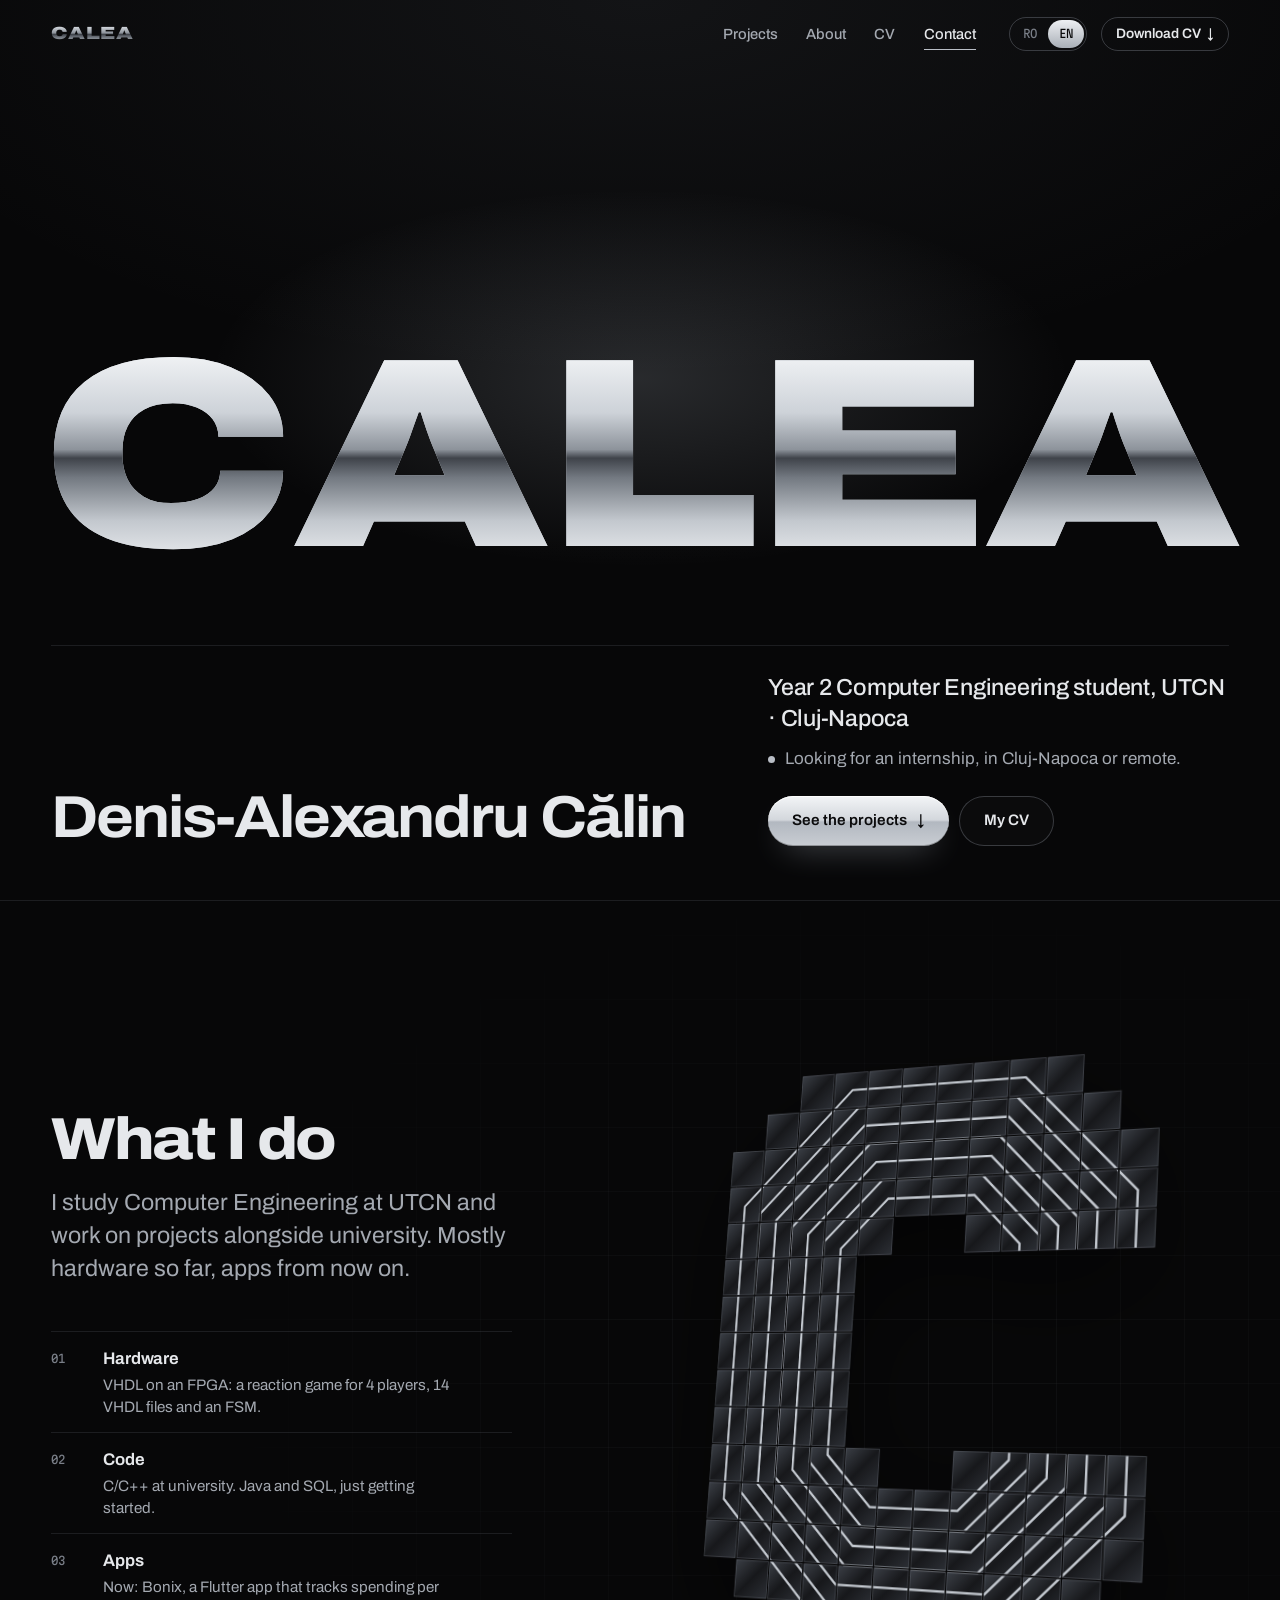
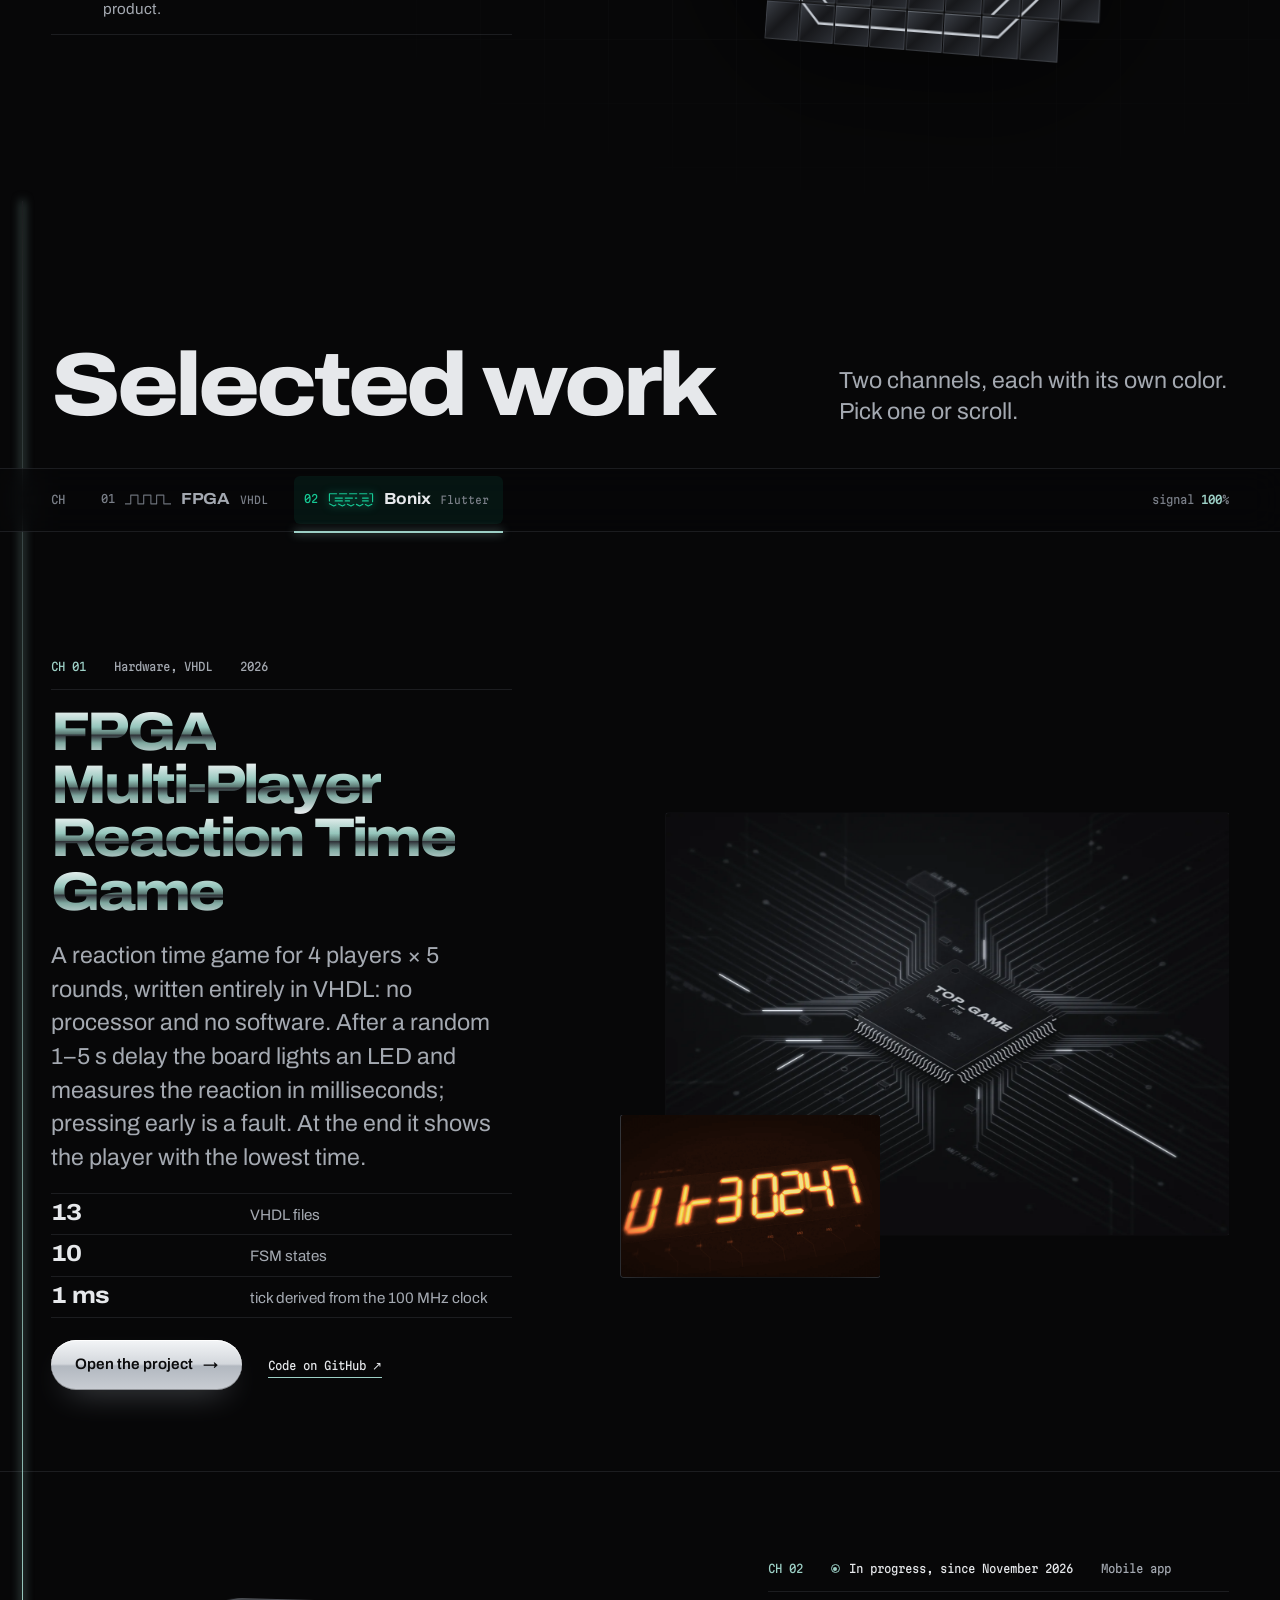
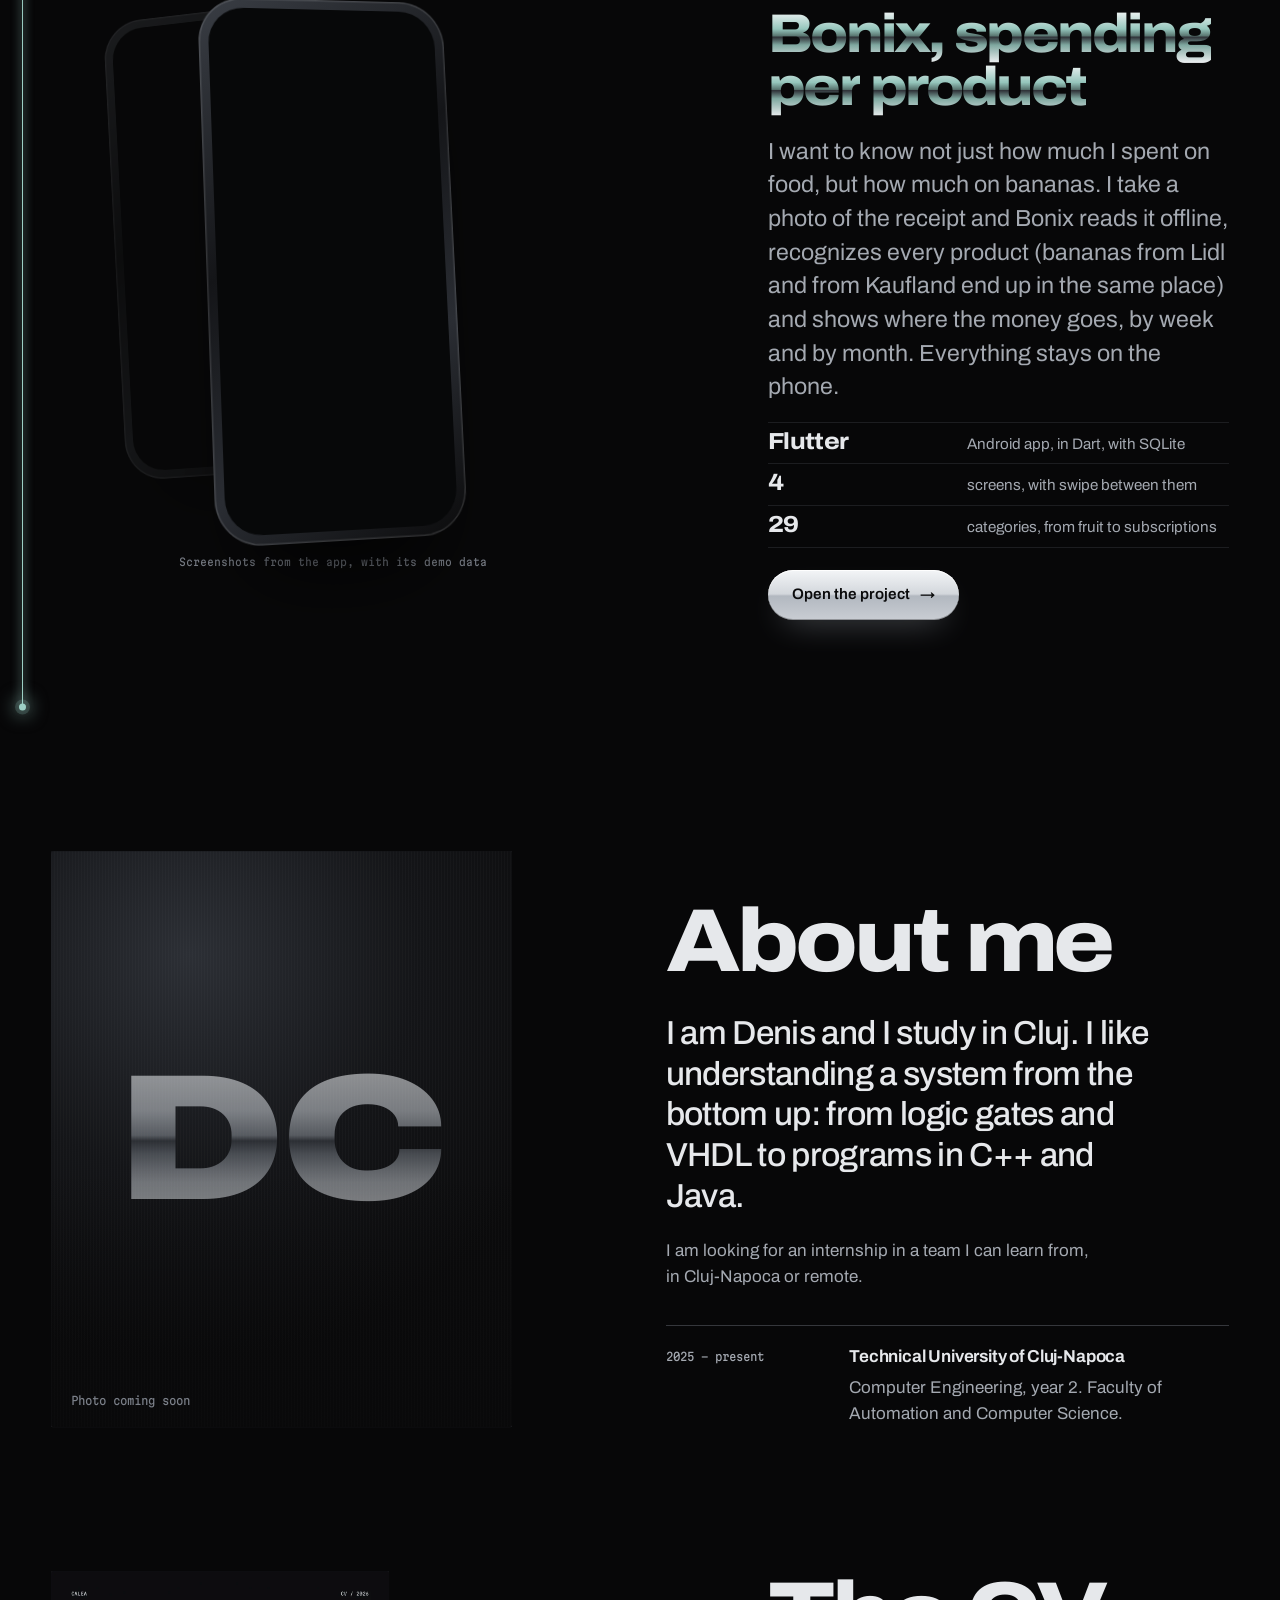
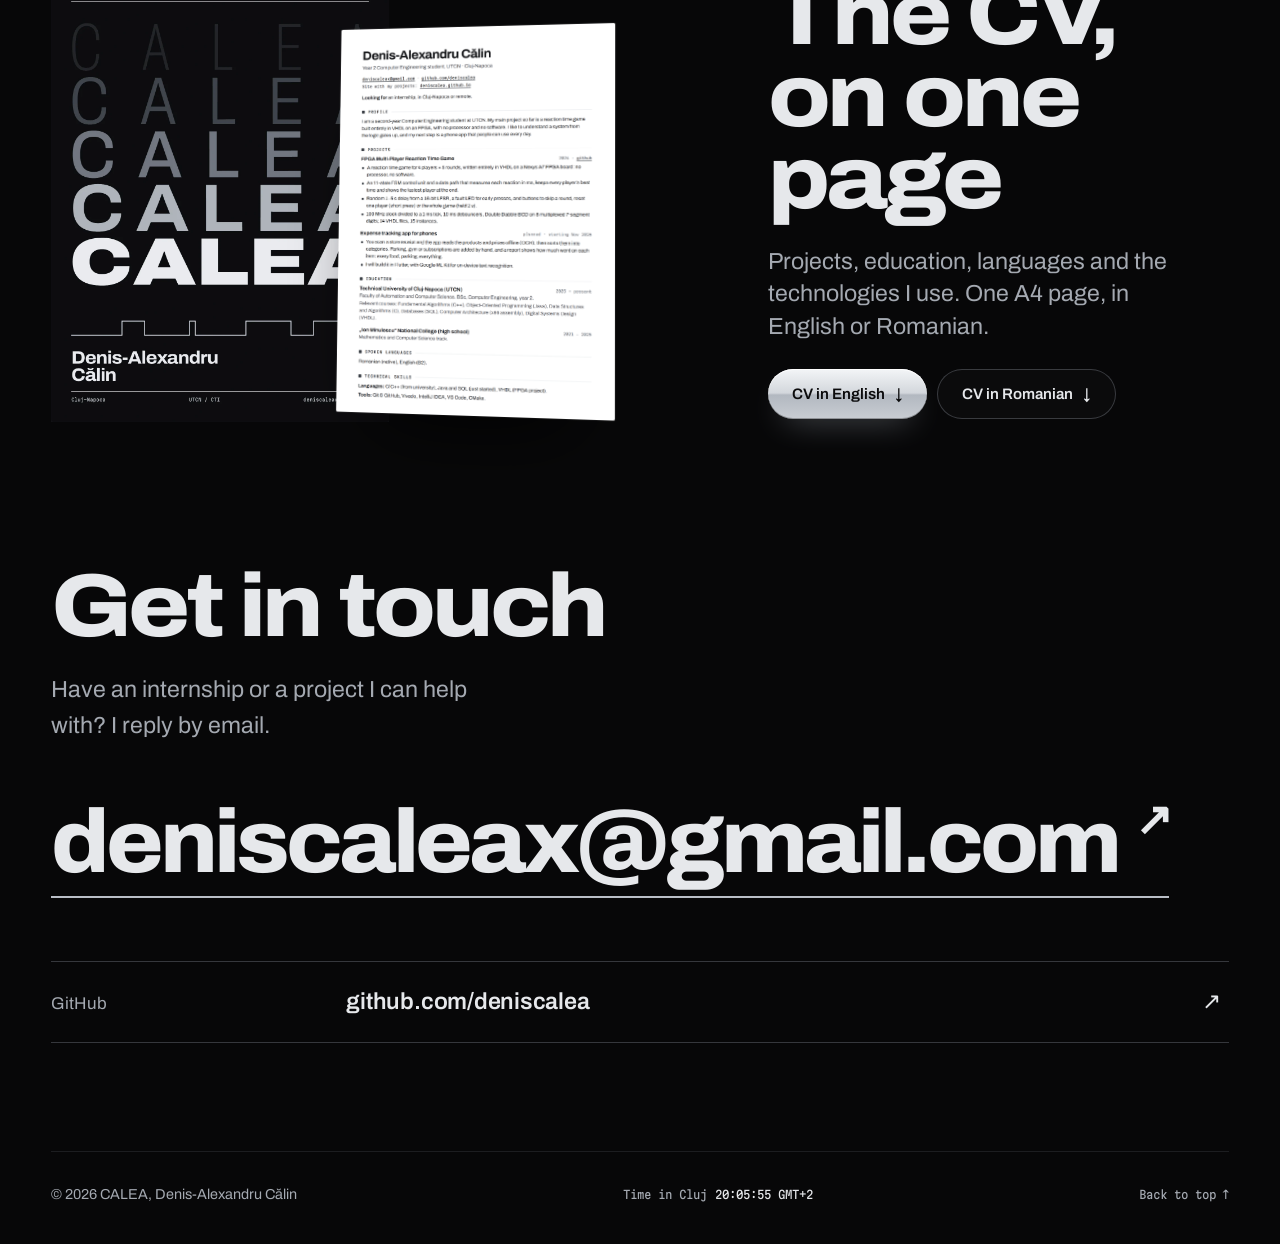
<file: index.html>
<!doctype html>
<html lang="ro">
<head>
  <meta charset="utf-8">
  <meta name="viewport" content="width=device-width, initial-scale=1">
  <title>CALEA · Denis-Alexandru Călin</title>
  <meta name="description" content="CALEA, portofoliul lui Denis-Alexandru Călin: student în anul 2 la Calculatoare (UTCN, Cluj-Napoca). Un joc de reacție scris în VHDL pe FPGA și Bonix, o aplicație de cheltuieli în lucru. Caut un internship, în Cluj-Napoca sau remote.">
  <meta name="author" content="Denis-Alexandru Călin">
  <meta name="color-scheme" content="dark">
  <meta name="theme-color" content="#070708">
  <link rel="canonical" href="https://deniscalea.github.io/">

  <meta property="og:type" content="website">
  <meta property="og:site_name" content="CALEA">
  <meta property="og:url" content="https://deniscalea.github.io/">
  <meta property="og:locale" content="ro_RO">
  <meta property="og:locale:alternate" content="en_US">
  <meta property="og:title" content="CALEA · Denis-Alexandru Călin">
  <meta property="og:description" content="Student în anul 2 la Calculatoare, UTCN Cluj-Napoca. De la porți logice în VHDL la aplicații. Caut un internship.">
  <meta property="og:image" content="https://deniscalea.github.io/assets/og.png">
  <meta property="og:image:width" content="1200">
  <meta property="og:image:height" content="630">
  <meta property="og:image:alt" content="CALEA, Denis-Alexandru Călin">
  <meta name="twitter:card" content="summary_large_image">
  <meta name="twitter:title" content="CALEA · Denis-Alexandru Călin">
  <meta name="twitter:description" content="Student în anul 2 la Calculatoare, UTCN Cluj-Napoca. De la porți logice în VHDL la aplicații. Caut un internship.">
  <meta name="twitter:image" content="https://deniscalea.github.io/assets/og.png">

  <link rel="icon" href="assets/favicon.svg" type="image/svg+xml">

  <link rel="preconnect" href="https://fonts.googleapis.com">
  <link rel="preconnect" href="https://fonts.gstatic.com" crossorigin>
  <link href="https://fonts.googleapis.com/css2?family=Archivo:wdth,wght@62..125,100..900&family=Martian+Mono:wdth,wght@75..112.5,300..600&display=swap" rel="stylesheet">
  <link rel="stylesheet" href="assets/css/style.css?v=9">

  <script>
    /* Limba se decide înainte de randare. Fără JS, conținutul rămâne vizibil (RO). */
    (function () {
      var root = document.documentElement, lang = null;
      root.classList.add('js');
      try { lang = localStorage.getItem('lang'); } catch (e) {}
      if (lang !== 'ro' && lang !== 'en') lang = (navigator.language || 'en').toLowerCase().indexOf('ro') === 0 ? 'ro' : 'en';
      root.setAttribute('lang', lang);
    })();
  </script>
</head>
<body class="page-home">
  <a class="skip-link" href="#continut" data-i18n="skip">Sari la conținut</a>

  <header class="site-header">
    <nav class="nav wrap" aria-label="Navigație principală" data-i18n-aria="nav.aria">
      <a class="brand" href="#acasa" aria-label="CALEA, înapoi sus" data-i18n-aria="brand.aria">CALEA</a>

      <button class="nav-toggle" type="button" aria-expanded="false" aria-controls="meniu" aria-label="Deschide meniul" data-i18n-aria="menu.open">
        <span class="nav-toggle-bar" aria-hidden="true"></span>
        <span class="nav-toggle-bar" aria-hidden="true"></span>
      </button>

      <div class="nav-panel" id="meniu">
        <ul class="nav-links">
          <li><a href="#proiecte" data-i18n="nav.projects">Proiecte</a></li>
          <li><a href="#despre" data-i18n="nav.about">Despre</a></li>
          <li><a href="#cv">CV</a></li>
          <li><a href="#contact" data-i18n="nav.contact">Contact</a></li>
        </ul>
        <div class="nav-tools">
          <div class="lang-switch" role="group" aria-label="Limba site-ului" data-i18n-aria="lang.aria">
            <span class="lang-thumb" aria-hidden="true"></span>
            <button type="button" class="lang-btn mono" data-lang="ro" aria-pressed="true" lang="ro" aria-label="Română">RO</button>
            <button type="button" class="lang-btn mono" data-lang="en" aria-pressed="false" lang="en" aria-label="English">EN</button>
          </div>
          <a class="nav-cv" href="assets/CV_Denis_Calin_RO.pdf" download data-cv><span data-i18n="nav.cv">Descarcă CV</span> <span aria-hidden="true">↓</span></a>
        </div>
      </div>
    </nav>
  </header>

  <main id="continut">

    <!-- 1. HERO: raze de lumină WebGL care trec pe lângă literele CALEA (literele metalice sunt HTML, deasupra) -->
    <section class="hero" id="acasa" aria-labelledby="hero-titlu">
      <canvas class="hero-gl" aria-hidden="true"></canvas>
      <div class="hero-glow" aria-hidden="true"></div>
      <div class="wrap hero-inner">
        <p class="wordmark" aria-hidden="true"><span class="m"><span style="--i:0">C</span></span><span class="m"><span style="--i:1">A</span></span><span class="m"><span style="--i:2">L</span></span><span class="m"><span style="--i:3">E</span></span><span class="m"><span style="--i:4">A</span></span></p>

        <div class="hero-grid">
          <h1 id="hero-titlu" class="hero-name"><span class="m"><span style="--i:0">Denis-Alexandru</span></span> <span class="m"><span style="--i:1">Călin</span></span></h1>
          <div class="hero-text">
            <p class="hero-role" data-i18n="hero.role">Student în anul 2 la Calculatoare, UTCN · Cluj-Napoca</p>
            <p class="hero-seek"><span class="status-dot" aria-hidden="true"></span><span data-i18n="hero.seek">Caut un internship, în Cluj-Napoca sau remote.</span></p>
            <div class="hero-actions">
              <a class="btn btn-primary magnetic" href="#proiecte"><span class="btn-in"><span data-i18n="hero.cta1">Vezi proiectele</span><span class="arrow" aria-hidden="true">↓</span></span></a>
              <a class="btn btn-ghost magnetic" href="#cv"><span class="btn-in"><span data-i18n="hero.cta2">CV-ul meu</span></span></a>
            </div>
          </div>
        </div>
      </div>
    </section>

    <!-- 2. SEMNUL: un „C” din CALEA construit din celule de grilă și trasee de PCB.
         Pe scroll (secțiune înaltă + position: sticky) se rotește și se desface pe liniile grilei.
         Fără WebGL / cu reduced-motion: desenul SVG static de mai jos. -->
    <section class="sign" id="calea" aria-labelledby="calea-titlu">
      <div class="sign-pin">
        <div class="sign-stage" aria-hidden="true">
          <canvas class="sign-gl"></canvas>
          <svg class="sign-svg" viewBox="-20 -20 520 640" aria-hidden="true" focusable="false">
          <defs><clipPath id="c-cells"><rect x="81" y="561" width="38" height="38"/><rect x="121" y="561" width="38" height="38"/><rect x="161" y="561" width="38" height="38"/><rect x="201" y="561" width="38" height="38"/><rect x="241" y="561" width="38" height="38"/><rect x="281" y="561" width="38" height="38"/><rect x="321" y="561" width="38" height="38"/><rect x="361" y="561" width="38" height="38"/><rect x="41" y="521" width="38" height="38"/><rect x="81" y="521" width="38" height="38"/><rect x="121" y="521" width="38" height="38"/><rect x="161" y="521" width="38" height="38"/><rect x="201" y="521" width="38" height="38"/><rect x="241" y="521" width="38" height="38"/><rect x="281" y="521" width="38" height="38"/><rect x="321" y="521" width="38" height="38"/><rect x="361" y="521" width="38" height="38"/><rect x="401" y="521" width="38" height="38"/><rect x="1" y="481" width="38" height="38"/><rect x="41" y="481" width="38" height="38"/><rect x="81" y="481" width="38" height="38"/><rect x="121" y="481" width="38" height="38"/><rect x="161" y="481" width="38" height="38"/><rect x="201" y="481" width="38" height="38"/><rect x="241" y="481" width="38" height="38"/><rect x="281" y="481" width="38" height="38"/><rect x="321" y="481" width="38" height="38"/><rect x="361" y="481" width="38" height="38"/><rect x="401" y="481" width="38" height="38"/><rect x="441" y="481" width="38" height="38"/><rect x="1" y="441" width="38" height="38"/><rect x="41" y="441" width="38" height="38"/><rect x="81" y="441" width="38" height="38"/><rect x="121" y="441" width="38" height="38"/><rect x="161" y="441" width="38" height="38"/><rect x="201" y="441" width="38" height="38"/><rect x="241" y="441" width="38" height="38"/><rect x="281" y="441" width="38" height="38"/><rect x="321" y="441" width="38" height="38"/><rect x="361" y="441" width="38" height="38"/><rect x="401" y="441" width="38" height="38"/><rect x="441" y="441" width="38" height="38"/><rect x="1" y="401" width="38" height="38"/><rect x="41" y="401" width="38" height="38"/><rect x="81" y="401" width="38" height="38"/><rect x="121" y="401" width="38" height="38"/><rect x="161" y="401" width="38" height="38"/><rect x="281" y="401" width="38" height="38"/><rect x="321" y="401" width="38" height="38"/><rect x="361" y="401" width="38" height="38"/><rect x="401" y="401" width="38" height="38"/><rect x="441" y="401" width="38" height="38"/><rect x="1" y="361" width="38" height="38"/><rect x="41" y="361" width="38" height="38"/><rect x="81" y="361" width="38" height="38"/><rect x="121" y="361" width="38" height="38"/><rect x="1" y="321" width="38" height="38"/><rect x="41" y="321" width="38" height="38"/><rect x="81" y="321" width="38" height="38"/><rect x="121" y="321" width="38" height="38"/><rect x="1" y="281" width="38" height="38"/><rect x="41" y="281" width="38" height="38"/><rect x="81" y="281" width="38" height="38"/><rect x="121" y="281" width="38" height="38"/><rect x="1" y="241" width="38" height="38"/><rect x="41" y="241" width="38" height="38"/><rect x="81" y="241" width="38" height="38"/><rect x="121" y="241" width="38" height="38"/><rect x="1" y="201" width="38" height="38"/><rect x="41" y="201" width="38" height="38"/><rect x="81" y="201" width="38" height="38"/><rect x="121" y="201" width="38" height="38"/><rect x="1" y="161" width="38" height="38"/><rect x="41" y="161" width="38" height="38"/><rect x="81" y="161" width="38" height="38"/><rect x="121" y="161" width="38" height="38"/><rect x="161" y="161" width="38" height="38"/><rect x="281" y="161" width="38" height="38"/><rect x="321" y="161" width="38" height="38"/><rect x="361" y="161" width="38" height="38"/><rect x="401" y="161" width="38" height="38"/><rect x="441" y="161" width="38" height="38"/><rect x="1" y="121" width="38" height="38"/><rect x="41" y="121" width="38" height="38"/><rect x="81" y="121" width="38" height="38"/><rect x="121" y="121" width="38" height="38"/><rect x="161" y="121" width="38" height="38"/><rect x="201" y="121" width="38" height="38"/><rect x="241" y="121" width="38" height="38"/><rect x="281" y="121" width="38" height="38"/><rect x="321" y="121" width="38" height="38"/><rect x="361" y="121" width="38" height="38"/><rect x="401" y="121" width="38" height="38"/><rect x="441" y="121" width="38" height="38"/><rect x="1" y="81" width="38" height="38"/><rect x="41" y="81" width="38" height="38"/><rect x="81" y="81" width="38" height="38"/><rect x="121" y="81" width="38" height="38"/><rect x="161" y="81" width="38" height="38"/><rect x="201" y="81" width="38" height="38"/><rect x="241" y="81" width="38" height="38"/><rect x="281" y="81" width="38" height="38"/><rect x="321" y="81" width="38" height="38"/><rect x="361" y="81" width="38" height="38"/><rect x="401" y="81" width="38" height="38"/><rect x="441" y="81" width="38" height="38"/><rect x="41" y="41" width="38" height="38"/><rect x="81" y="41" width="38" height="38"/><rect x="121" y="41" width="38" height="38"/><rect x="161" y="41" width="38" height="38"/><rect x="201" y="41" width="38" height="38"/><rect x="241" y="41" width="38" height="38"/><rect x="281" y="41" width="38" height="38"/><rect x="321" y="41" width="38" height="38"/><rect x="361" y="41" width="38" height="38"/><rect x="401" y="41" width="38" height="38"/><rect x="81" y="1" width="38" height="38"/><rect x="121" y="1" width="38" height="38"/><rect x="161" y="1" width="38" height="38"/><rect x="201" y="1" width="38" height="38"/><rect x="241" y="1" width="38" height="38"/><rect x="281" y="1" width="38" height="38"/><rect x="321" y="1" width="38" height="38"/><rect x="361" y="1" width="38" height="38"/></clipPath>
            <linearGradient id="c-steel" x1="0" y1="0" x2="1" y2="1"><stop offset="0" stop-color="#3a3e45"/><stop offset=".5" stop-color="#17181b"/><stop offset="1" stop-color="#2c2f35"/></linearGradient></defs>
          <g class="sign-cells" fill="url(#c-steel)" stroke="rgba(200,210,225,.22)"><rect x="81" y="561" width="38" height="38"/><rect x="121" y="561" width="38" height="38"/><rect x="161" y="561" width="38" height="38"/><rect x="201" y="561" width="38" height="38"/><rect x="241" y="561" width="38" height="38"/><rect x="281" y="561" width="38" height="38"/><rect x="321" y="561" width="38" height="38"/><rect x="361" y="561" width="38" height="38"/><rect x="41" y="521" width="38" height="38"/><rect x="81" y="521" width="38" height="38"/><rect x="121" y="521" width="38" height="38"/><rect x="161" y="521" width="38" height="38"/><rect x="201" y="521" width="38" height="38"/><rect x="241" y="521" width="38" height="38"/><rect x="281" y="521" width="38" height="38"/><rect x="321" y="521" width="38" height="38"/><rect x="361" y="521" width="38" height="38"/><rect x="401" y="521" width="38" height="38"/><rect x="1" y="481" width="38" height="38"/><rect x="41" y="481" width="38" height="38"/><rect x="81" y="481" width="38" height="38"/><rect x="121" y="481" width="38" height="38"/><rect x="161" y="481" width="38" height="38"/><rect x="201" y="481" width="38" height="38"/><rect x="241" y="481" width="38" height="38"/><rect x="281" y="481" width="38" height="38"/><rect x="321" y="481" width="38" height="38"/><rect x="361" y="481" width="38" height="38"/><rect x="401" y="481" width="38" height="38"/><rect x="441" y="481" width="38" height="38"/><rect x="1" y="441" width="38" height="38"/><rect x="41" y="441" width="38" height="38"/><rect x="81" y="441" width="38" height="38"/><rect x="121" y="441" width="38" height="38"/><rect x="161" y="441" width="38" height="38"/><rect x="201" y="441" width="38" height="38"/><rect x="241" y="441" width="38" height="38"/><rect x="281" y="441" width="38" height="38"/><rect x="321" y="441" width="38" height="38"/><rect x="361" y="441" width="38" height="38"/><rect x="401" y="441" width="38" height="38"/><rect x="441" y="441" width="38" height="38"/><rect x="1" y="401" width="38" height="38"/><rect x="41" y="401" width="38" height="38"/><rect x="81" y="401" width="38" height="38"/><rect x="121" y="401" width="38" height="38"/><rect x="161" y="401" width="38" height="38"/><rect x="281" y="401" width="38" height="38"/><rect x="321" y="401" width="38" height="38"/><rect x="361" y="401" width="38" height="38"/><rect x="401" y="401" width="38" height="38"/><rect x="441" y="401" width="38" height="38"/><rect x="1" y="361" width="38" height="38"/><rect x="41" y="361" width="38" height="38"/><rect x="81" y="361" width="38" height="38"/><rect x="121" y="361" width="38" height="38"/><rect x="1" y="321" width="38" height="38"/><rect x="41" y="321" width="38" height="38"/><rect x="81" y="321" width="38" height="38"/><rect x="121" y="321" width="38" height="38"/><rect x="1" y="281" width="38" height="38"/><rect x="41" y="281" width="38" height="38"/><rect x="81" y="281" width="38" height="38"/><rect x="121" y="281" width="38" height="38"/><rect x="1" y="241" width="38" height="38"/><rect x="41" y="241" width="38" height="38"/><rect x="81" y="241" width="38" height="38"/><rect x="121" y="241" width="38" height="38"/><rect x="1" y="201" width="38" height="38"/><rect x="41" y="201" width="38" height="38"/><rect x="81" y="201" width="38" height="38"/><rect x="121" y="201" width="38" height="38"/><rect x="1" y="161" width="38" height="38"/><rect x="41" y="161" width="38" height="38"/><rect x="81" y="161" width="38" height="38"/><rect x="121" y="161" width="38" height="38"/><rect x="161" y="161" width="38" height="38"/><rect x="281" y="161" width="38" height="38"/><rect x="321" y="161" width="38" height="38"/><rect x="361" y="161" width="38" height="38"/><rect x="401" y="161" width="38" height="38"/><rect x="441" y="161" width="38" height="38"/><rect x="1" y="121" width="38" height="38"/><rect x="41" y="121" width="38" height="38"/><rect x="81" y="121" width="38" height="38"/><rect x="121" y="121" width="38" height="38"/><rect x="161" y="121" width="38" height="38"/><rect x="201" y="121" width="38" height="38"/><rect x="241" y="121" width="38" height="38"/><rect x="281" y="121" width="38" height="38"/><rect x="321" y="121" width="38" height="38"/><rect x="361" y="121" width="38" height="38"/><rect x="401" y="121" width="38" height="38"/><rect x="441" y="121" width="38" height="38"/><rect x="1" y="81" width="38" height="38"/><rect x="41" y="81" width="38" height="38"/><rect x="81" y="81" width="38" height="38"/><rect x="121" y="81" width="38" height="38"/><rect x="161" y="81" width="38" height="38"/><rect x="201" y="81" width="38" height="38"/><rect x="241" y="81" width="38" height="38"/><rect x="281" y="81" width="38" height="38"/><rect x="321" y="81" width="38" height="38"/><rect x="361" y="81" width="38" height="38"/><rect x="401" y="81" width="38" height="38"/><rect x="441" y="81" width="38" height="38"/><rect x="41" y="41" width="38" height="38"/><rect x="81" y="41" width="38" height="38"/><rect x="121" y="41" width="38" height="38"/><rect x="161" y="41" width="38" height="38"/><rect x="201" y="41" width="38" height="38"/><rect x="241" y="41" width="38" height="38"/><rect x="281" y="41" width="38" height="38"/><rect x="321" y="41" width="38" height="38"/><rect x="361" y="41" width="38" height="38"/><rect x="401" y="41" width="38" height="38"/><rect x="81" y="1" width="38" height="38"/><rect x="121" y="1" width="38" height="38"/><rect x="161" y="1" width="38" height="38"/><rect x="201" y="1" width="38" height="38"/><rect x="241" y="1" width="38" height="38"/><rect x="281" y="1" width="38" height="38"/><rect x="321" y="1" width="38" height="38"/><rect x="361" y="1" width="38" height="38"/></g>
          <g class="sign-traces" clip-path="url(#c-cells)" fill="none" stroke="#c4c9d0" stroke-width="2.4"><path d="M340.0 408.3 L340.0 191.7 L288.3 140.0 L191.7 140.0 L140.0 191.7 L140.0 408.3 L191.7 460.0 L288.3 460.0Z"/><path d="M360.0 416.6 L360.0 183.4 L296.6 120.0 L183.4 120.0 L120.0 183.4 L120.0 416.6 L183.4 480.0 L296.6 480.0Z"/><path d="M380.0 424.9 L380.0 175.1 L304.9 100.0 L175.1 100.0 L100.0 175.1 L100.0 424.9 L175.1 500.0 L304.9 500.0Z"/><path d="M400.0 433.1 L400.0 166.9 L313.1 80.0 L166.9 80.0 L80.0 166.9 L80.0 433.1 L166.9 520.0 L313.1 520.0Z"/><path d="M420.0 441.4 L420.0 158.6 L321.4 60.0 L158.6 60.0 L60.0 158.6 L60.0 441.4 L158.6 540.0 L321.4 540.0Z"/><path d="M440.0 449.7 L440.0 150.3 L329.7 40.0 L150.3 40.0 L40.0 150.3 L40.0 449.7 L150.3 560.0 L329.7 560.0Z"/><path d="M460.0 458.0 L460.0 142.0 L338.0 20.0 L142.0 20.0 L20.0 142.0 L20.0 458.0 L142.0 580.0 L338.0 580.0Z"/></g>
        </svg>
        </div>
        <div class="wrap sign-copy">
          <h2 class="sign-title" id="calea-titlu" data-i18n="sign.title">Ce fac</h2>
          <p class="sign-lede" data-i18n="sign.lede">Studiez Calculatoare la UTCN și lucrez la proiecte pe lângă facultate. Până acum mai mult hardware, de acum și aplicații.</p>
          <ol class="sign-steps">
            <li class="is-on"><span class="step-n mono" aria-hidden="true">01</span><b data-i18n="sign.s1h">Hardware</b><span data-i18n="sign.s1">VHDL pe FPGA: un joc de reacție pentru 4 jucători, 14 fișiere VHDL și un FSM.</span></li>
            <li><span class="step-n mono" aria-hidden="true">02</span><b data-i18n="sign.s2h">Cod</b><span data-i18n="sign.s2">C/C++ la facultate. Java și SQL, abia la început.</span></li>
            <li><span class="step-n mono" aria-hidden="true">03</span><b data-i18n="sign.s3h">Aplicații</b><span data-i18n="sign.s3">Acum: Bonix, o aplicație în Flutter care ține cheltuielile pe fiecare produs.</span></li>
          </ol>
        </div>
      </div>
    </section>

    <!-- 3. PROIECTE: canale. Pe pagina principală, fiecare proiect e un singur ecran (imagine + pe scurt + „Accesează proiectul”);
         totul despre el stă pe pagina lui din proiecte/. Bara de canale e lipită sus cât ești în proiecte;
         culoarea fiecărui canal (--c pe tab) se amestecă pe scroll în --tint. -->
    <section class="chapters" id="proiecte" aria-labelledby="proiecte-titlu">
      <div class="ch-atmos" aria-hidden="true"><span class="ch-glow"></span><span class="ch-scan"></span></div>
      <div class="ch-bus" aria-hidden="true"><span class="ch-bus-fill"></span><span class="ch-bus-pulse"></span></div>

      <div class="wrap">
        <header class="sec-head" data-reveal="once">
          <h2 class="sec-title split" id="proiecte-titlu" data-i18n="work.title">Proiecte</h2>
          <p class="sec-note lift" data-i18n="work.note">Două canale, fiecare cu culoarea lui. Alege unul sau derulează.</p>
        </header>
      </div>

      <nav class="chan" aria-label="Alege proiectul" data-i18n-aria="chan.aria">
        <div class="wrap chan-in">
          <span class="chan-lbl mono" aria-hidden="true">CH</span>
          <ol class="chan-list">
            <li><a class="chan-tab" href="#p-fpga" data-ch="fpga" style="--c: 255 96 64">
              <span class="chan-id mono">01</span>
              <svg class="chan-glyph" viewBox="0 0 64 20" aria-hidden="true"><path d="M0 16 H8 V4 H18 V16 H26 V4 H36 V16 H44 V4 H54 V16 H64"/></svg>
              <span class="chan-name">FPGA</span><span class="chan-sub mono">VHDL</span></a></li>
            <li><a class="chan-tab" href="#p-app" data-ch="app" style="--c: 22 201 149">
              <span class="chan-id mono">02</span>
              <svg class="chan-glyph" viewBox="0 0 64 20" aria-hidden="true"><path d="M2 2H62M2 2V16L8 19L14 16L20 19L26 16L32 19L38 16L44 19L50 16L56 19L62 16V2M10 8H40M10 12H30M48 8H56M48 12H56"/></svg>
              <span class="chan-name">Bonix</span><span class="chan-sub mono">Flutter</span></a></li>
          </ol>
          <span class="chan-probe" aria-hidden="true"><i></i></span>
          <span class="chan-read mono" aria-hidden="true"><span class="chan-read-k" data-i18n="chan.read">semnal</span> <b class="chan-pct">00</b>%</span>
        </div>
      </nav>

      <!-- ===== CH 01 · FPGA ===== -->
      <article class="ch ch-teaser" id="p-fpga" data-ch="fpga" aria-labelledby="p1-titlu" data-reveal="once">
        <div class="wrap teaser">
          <div class="teaser-body">
            <p class="ch-kicker mono"><span>CH 01</span><span data-i18n="p1.kind">Hardware, VHDL</span><span>2026</span></p>
            <h3 class="ch-title split" id="p1-titlu" data-i18n="p1.title">Joc de reacție multi-player pe FPGA</h3>
            <p class="ch-lede lift" data-i18n="p1.desc">Un joc de timp de reacție pentru 4 jucători × 5 runde, scris integral în VHDL: fără procesor și fără software. După o întârziere aleatoare de 1–5 s placa aprinde un LED și măsoară reacția în milisecunde; dacă apeși prea devreme, e fault. La final arată jucătorul cu cel mai mic timp.</p>
            <ul class="specs lift">
              <li><span class="spec-n"><span class="count" data-to="14">14</span></span><span class="spec-l" data-i18n="p1.s1">fișiere VHDL</span></li>
              <li><span class="spec-n"><span class="count" data-to="11">11</span></span><span class="spec-l" data-i18n="p1.s2">stări în FSM</span></li>
              <li><span class="spec-n">1 ms</span><span class="spec-l" data-i18n="p1.s3">tick obținut din ceasul de 100 MHz</span></li>
            </ul>
            <div class="teaser-actions lift">
              <a class="btn btn-primary magnetic" href="proiecte/fpga.html"><span class="btn-in"><span data-i18n="p.open">Accesează proiectul</span><span class="arrow arrow-r" aria-hidden="true">→</span></span></a>
              <a class="text-link mono" href="https://github.com/deniscalea/FPGA-Multi-Player-Reaction-Time-Game" target="_blank" rel="noopener noreferrer"><span data-i18n="link.code">Codul pe GitHub</span> <span aria-hidden="true">↗</span><span class="visually-hidden" data-i18n="link.newtab"> (se deschide într-un tab nou)</span></a>
            </div>
          </div>
          <a class="teaser-media" href="proiecte/fpga.html" tabindex="-1" aria-hidden="true">
            <span class="curtain teaser-main"><span class="frame"><img class="fx par" src="assets/img/fpga-chip.webp" width="1600" height="1200" loading="lazy" decoding="async"
                 alt="Randare izometrică a unui cip FPGA marcat TOP_GAME, cu trasee care pleacă din pini" data-i18n-alt="p1.img"></span></span>
            <span class="curtain teaser-inset"><span class="frame"><img class="fx" src="assets/img/seg7.webp" width="1600" height="1000" loading="lazy" decoding="async"
                 alt="Afișajul cu 7 segmente arătând U1 r3 0247: jucătorul 1, runda 3, 247 de milisecunde" data-i18n-alt="cs.coverAlt"></span></span>
          </a>
        </div>
      </article>

      <!-- ===== CH 02 · BONIX (aplicația de cheltuieli). ÎN LUCRU: doar ce există în cod; capturile sunt reale, cu datele demo din aplicație. ===== -->
      <article class="ch ch-teaser" id="p-app" data-ch="app" aria-labelledby="p2-titlu" data-reveal="once">
        <div class="wrap teaser teaser-flip">
          <div class="teaser-body">
            <p class="ch-kicker mono"><span>CH 02</span><span class="state"><span class="state-dot" aria-hidden="true"></span><span data-i18n="p2.state">În lucru, din noiembrie 2026</span></span><span data-i18n="p2.kind">Aplicație mobilă</span></p>
            <h3 class="ch-title split" id="p2-titlu" data-i18n="p2.title">Bonix, cheltuieli pe fiecare produs</h3>
            <p class="ch-lede lift" data-i18n="p2.desc">Vreau să știu nu doar cât am dat pe mâncare, ci cât pe banane. Fac poză bonului și Bonix îl citește offline, recunoaște fiecare produs (bananele de la Lidl și cele de la Kaufland ajung în același loc) și arată unde se duc banii, pe săptămână și pe lună. Totul stă pe telefon.</p>
            <ul class="specs lift">
              <li><span class="spec-n">Flutter</span><span class="spec-l" data-i18n="p2.s1l">aplicație Android, în Dart, cu SQLite</span></li>
              <li><span class="spec-n"><span class="count" data-to="5">5</span></span><span class="spec-l" data-i18n="p2.s2l">ecrane, cu swipe între ele</span></li>
              <li><span class="spec-n"><span class="count" data-to="32">32</span></span><span class="spec-l" data-i18n="p2.s3l">categorii, de la fructe la abonamente</span></li>
            </ul>
            <div class="teaser-actions lift">
              <a class="btn btn-primary magnetic" href="proiecte/bonix.html"><span class="btn-in"><span data-i18n="p.open">Accesează proiectul</span><span class="arrow arrow-r" aria-hidden="true">→</span></span></a>
            </div>
          </div>
          <a class="teaser-media teaser-phone" href="proiecte/bonix.html" tabindex="-1" aria-hidden="true">
            <span class="phone phone-duo">
              <span class="phone-shell phone-back"><img class="phone-shot" src="assets/img/bonix-produse.webp" width="600" height="1333" loading="lazy" decoding="async" alt=""></span>
              <span class="phone-shell"><img class="phone-shot" src="assets/img/bonix-acasa.webp" width="600" height="1333" loading="lazy" decoding="async"
                   alt="Bonix, ecranul Acasă: 1.726 lei cheltuiți în noiembrie, graficul lunii și categoriile" data-i18n-alt="ph.alt"></span>
              <span class="phone-cap mono" data-i18n="ph.cap">Capturi din aplicație, cu datele demo</span>
            </span>
          </a>
        </div>
      </article>
    </section>

    <!-- 4. DESPRE + STUDII -->
    <section class="sec sec-about" id="despre" aria-labelledby="despre-titlu" data-reveal="once">
      <div class="wrap about">
        <figure class="portrait curtain">
          <span class="frame">
            <!-- TODO Denis: pune poza în assets/img/denis.jpg (portret, ideal 1200×1500), apoi decomentează linia de mai jos
                 și șterge blocul .portrait-empty. CSS-ul o face automat monocromă.
            <img class="par" src="assets/img/denis.jpg" width="1200" height="1500" loading="lazy" decoding="async" alt="Denis-Alexandru Călin" data-i18n-alt="about.img">
            -->
            <span class="portrait-empty" aria-hidden="true">
              <span class="pe-mono">DC</span>
              <span class="pe-note mono" data-i18n="about.photo">Fotografia vine în curând</span>
            </span>
          </span>
        </figure>
        <div class="about-text">
          <h2 class="sec-title split" id="despre-titlu" data-i18n="about.title">Despre mine</h2>
          <p class="about-lede lift" data-i18n="about.lede">Sunt Denis și studiez la Cluj. Îmi place să înțeleg un sistem de jos în sus: de la porți logice și VHDL până la programe în C++ și Java.</p>
          <p class="about-p lift" data-i18n="about.p">Caut un internship într-o echipă de la care să învăț, în Cluj-Napoca sau remote.</p>
          <dl class="study lift">
            <dt class="mono" data-i18n="about.when">2025 – prezent</dt>
            <dd>
              <b data-i18n="about.school">Universitatea Tehnică din Cluj-Napoca</b>
              <span data-i18n="about.prog">Calculatoare și Tehnologia Informației, anul 2. Facultatea de Automatică și Calculatoare.</span>
            </dd>
          </dl>
        </div>
      </div>
    </section>

    <!-- 5. CV -->
    <section class="sec sec-cv" id="cv" aria-labelledby="cv-titlu" data-reveal="once">
      <div class="wrap cvbox">
        <div class="cv-fig">
          <span class="cv-poster curtain" aria-hidden="true"><span class="frame"><img src="assets/img/poster.webp" width="1200" height="1600" loading="lazy" decoding="async" alt=""></span></span>
          <a class="cv-preview" href="assets/CV_Denis_Calin_RO.pdf" target="_blank" rel="noopener" data-cv>
            <img src="assets/cv-preview-ro.png" width="1588" height="2246" loading="lazy" decoding="async" data-cv-img
                 alt="Previzualizare: CV-ul, o pagină A4" data-i18n-alt="cv.alt">
            <span class="visually-hidden" data-i18n="cv.open">Deschide CV-ul (PDF) într-un tab nou</span>
          </a>
        </div>
        <div class="cv-text">
          <h2 class="sec-title split" id="cv-titlu" data-i18n="cv.title">CV, pe o pagină</h2>
          <p class="cv-lead lift" data-i18n="cv.lead">Proiectele, studiile, limbile și ce tehnologii folosesc. O pagină A4, în română sau în engleză.</p>
          <div class="cv-actions lift">
            <a class="btn btn-primary magnetic" href="assets/CV_Denis_Calin_EN.pdf" download><span class="btn-in"><span data-i18n="cv.en">CV în engleză</span><span class="arrow" aria-hidden="true">↓</span></span></a>
            <a class="btn btn-ghost magnetic" href="assets/CV_Denis_Calin_RO.pdf" download><span class="btn-in"><span data-i18n="cv.ro">CV în română</span><span class="arrow" aria-hidden="true">↓</span></span></a>
          </div>
        </div>
      </div>
    </section>

    <!-- 6. CONTACT -->
    <section class="sec sec-contact" id="contact" aria-labelledby="contact-titlu" data-reveal="once">
      <div class="wrap">
        <h2 class="sec-title split" id="contact-titlu" data-i18n="contact.title">Scrie-mi</h2>
        <p class="contact-lead lift" data-i18n="contact.lead">Ai un internship sau un proiect la care pot ajuta? Răspund pe email.</p>
        <a class="contact-email lift" href="mailto:deniscaleax@gmail.com"><span class="ce-text">deniscaleax<wbr>@gmail.com</span><span class="ce-arrow" aria-hidden="true">↗</span></a>

        <ul class="contact-links lift">
          <li>
            <a href="https://github.com/deniscalea" target="_blank" rel="noopener noreferrer"><span class="cl-k">GitHub</span><span class="cl-v">github.com/deniscalea</span><span class="cl-arrow" aria-hidden="true">↗</span><span class="visually-hidden" data-i18n="link.newtab"> (se deschide într-un tab nou)</span></a>
          </li>
          <!-- TODO Denis: LinkedIn, decomentează când ai link-ul real
          <li>
            <a href="https://www.linkedin.com/in/LINK-REAL" target="_blank" rel="noopener noreferrer"><span class="cl-k">LinkedIn</span><span class="cl-v">linkedin.com/in/LINK-REAL</span><span class="cl-arrow" aria-hidden="true">↗</span><span class="visually-hidden" data-i18n="link.newtab"> (se deschide într-un tab nou)</span></a>
          </li>
          -->
        </ul>

        <footer class="site-footer">
          <p>© 2026 CALEA, Denis-Alexandru Călin</p>
          <p class="clock mono" hidden><span data-i18n="clock.label">Ora în Cluj</span> <time class="clock-time">--:--:--</time></p>
          <a href="#acasa" class="to-top mono"><span data-i18n="footer.top">Înapoi sus</span> <span aria-hidden="true">↑</span></a>
        </footer>
      </div>
    </section>
  </main>

  <script src="assets/js/i18n-fpga.js?v=9" defer></script>
  <script src="assets/js/main.js?v=9" defer></script>
</body>
</html>
</file>
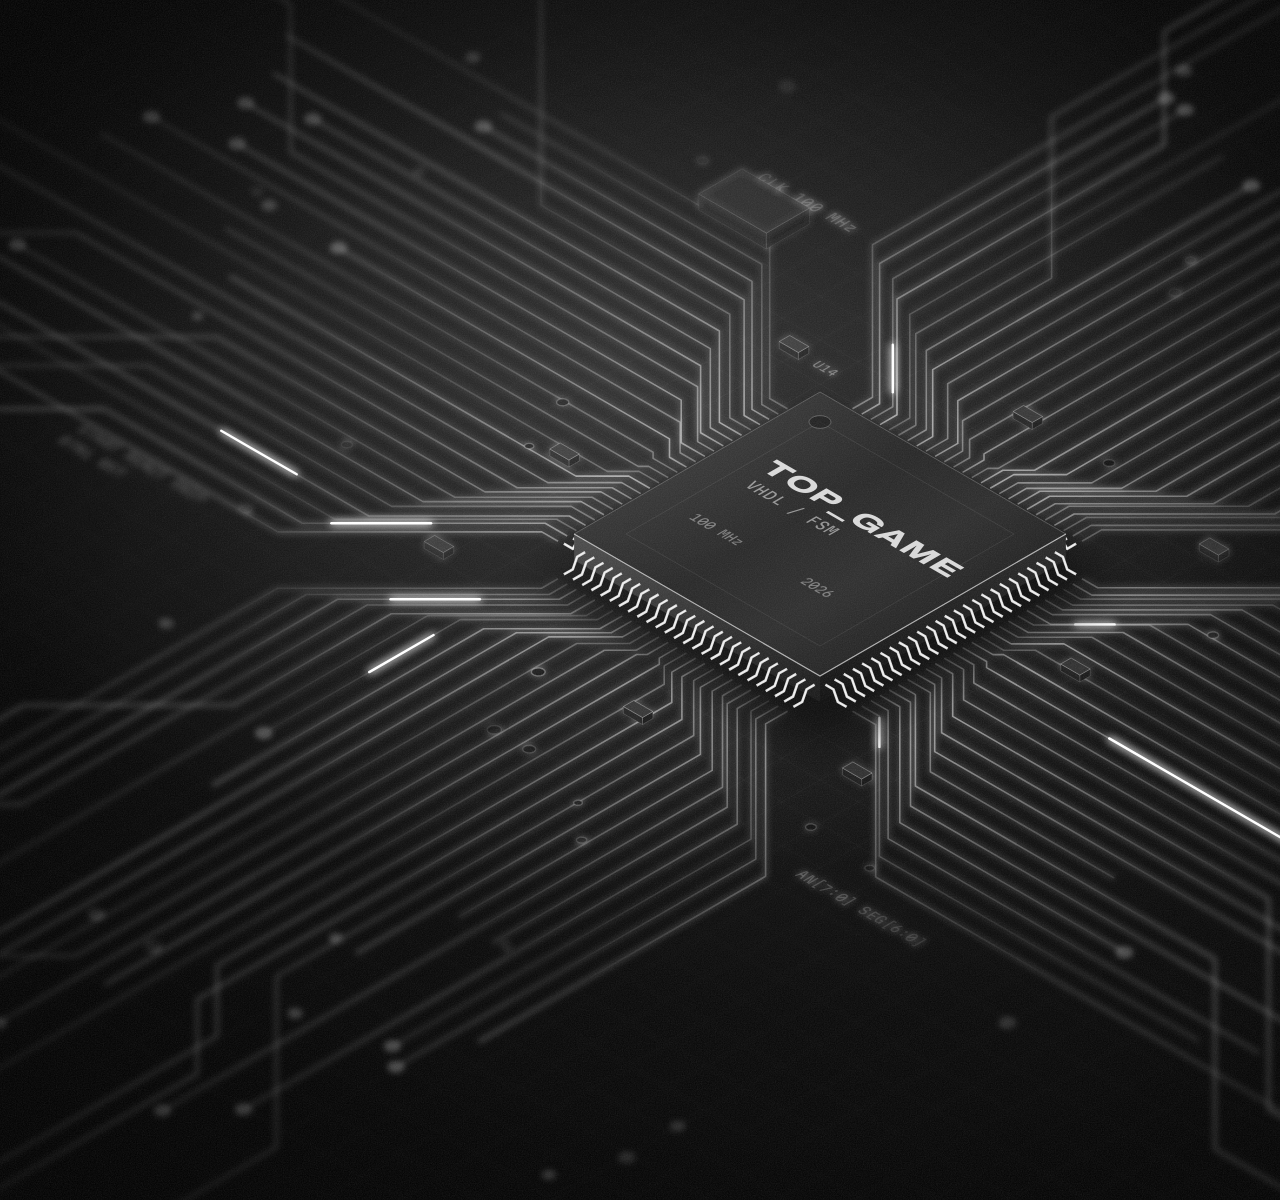
<file: art/fpga-chip.html>
<!doctype html>
<!-- Sursa imaginii assets/img/fpga-chip.webp: „macro render” izometric al cipului FPGA.
     Totul e generat aici, în SVG, cu un RNG cu seed. Randare: bash art/render.sh -->
<html lang="ro">
<head>
<meta charset="utf-8">
<title>fpga-chip</title>
<link href="https://fonts.googleapis.com/css2?family=Archivo:wdth,wght@62..125,100..900&family=Martian+Mono:wdth,wght@75..112.5,300..600&display=swap" rel="stylesheet">
<style>
  html, body { margin: 0; background: #000; }
  svg { display: block; width: 1600px; height: 1200px; }
  .mono { font-family: "Martian Mono", monospace; font-stretch: 87.5%; }
  .sans { font-family: "Archivo", sans-serif; }
</style>
</head>
<body>
<svg id="s" xmlns="http://www.w3.org/2000/svg" viewBox="0 0 1600 1200" width="1600" height="1200"></svg>
<script>
(function () {
  var W = 1600, H = 1200, OX = 820, OY = 560;
  var seed = 7;
  function rnd() { seed |= 0; seed = seed + 0x6D2B79F5 | 0; var t = Math.imul(seed ^ seed >>> 15, 1 | seed); t = t + Math.imul(t ^ t >>> 7, 61 | t) ^ t; return ((t ^ t >>> 14) >>> 0) / 4294967296; }
  /* proiecție izometrică: x spre dreapta-jos, y spre stânga-jos, z în sus */
  function P(x, y, z) { return [OX + (x - y) * 0.866, OY + (x + y) * 0.5 - (z || 0)]; }
  function pts(arr) { return arr.map(function (p) { var q = P(p[0], p[1], p[2]); return q[0].toFixed(1) + ',' + q[1].toFixed(1); }).join(' '); }
  function rot(p, k) { var x = p[0], y = p[1]; for (var i = 0; i < k; i++) { var t = x; x = -y; y = t; } return [x, y, p[2] || 0]; }

  var board = [], hot = [], comps = [], front = [], back = [], labels = [];

  /* grilă fină pe placă */
  for (var g = -1100; g <= 1100; g += 44) {
    board.push('<polyline points="' + pts([[g, -1100], [g, 1100]]) + '" stroke="#fff" stroke-opacity="0.035" fill="none"/>');
    board.push('<polyline points="' + pts([[-1100, g], [1100, g]]) + '" stroke="#fff" stroke-opacity="0.035" fill="none"/>');
  }

  /* fan-out din pini: drept, 45°, apoi drept spre margine */
  var HALF = 150, PIN = 26, PITCH = 10.6;
  function via(x, y, r, op) {
    var c = []; for (var i = 0; i < 18; i++) { var a = i / 18 * Math.PI * 2; c.push([x + Math.cos(a) * r, y + Math.sin(a) * r]); }
    return '<polygon points="' + pts(c) + '" fill="#000" stroke="#fff" stroke-opacity="' + op + '" stroke-width="1.4"/>';
  }
  for (var side = 0; side < 4; side++) {
    for (var i = 0; i < PIN; i++) {
      var t = (i - (PIN - 1) / 2) * PITCH;
      var x0 = HALF + 20, a = 18 + rnd() * 10, s = t < 0 ? -1 : 1, lat = Math.abs(t) * 1.15;
      var len = 140 + rnd() * 520 + (Math.abs(t) < 40 ? 220 : 0);
      var path = [[x0, t], [x0 + a, t], [x0 + a + lat, t + s * lat], [x0 + a + lat + len, t + s * lat]];
      var turn = rnd();
      if (turn < 0.35) { var l2 = 60 + rnd() * 160; var e = path[3]; path.push([e[0] + l2, e[1] + s * l2]); path.push([e[0] + l2 + 300, e[1] + s * l2]); }
      var rp = path.map(function (p) { return rot(p, side); });
      var op = (0.28 + rnd() * 0.32).toFixed(2);
      board.push('<polyline points="' + pts(rp) + '" fill="none" stroke="#fff" stroke-opacity="' + op + '" stroke-width="1.6" stroke-linejoin="round"/>');
      var end = rp[rp.length - 1];
      if (turn > 0.55 && turn < 0.8) board.push(via(end[0], end[1], 5.5, 0.6));
      /* câteva trasee „aprinse”: semnal care circulă */
      if (rnd() < 0.09) {
        var k = 1 + Math.floor(rnd() * (rp.length - 2));
        var A = rp[k], B = rp[k + 1], f0 = rnd() * 0.5, f1 = f0 + 0.18 + rnd() * 0.25;
        var pa = [A[0] + (B[0] - A[0]) * f0, A[1] + (B[1] - A[1]) * f0], pb = [A[0] + (B[0] - A[0]) * f1, A[1] + (B[1] - A[1]) * f1];
        hot.push('<polyline points="' + pts([pa, pb]) + '" stroke="#fff" stroke-width="2.4" fill="none" stroke-linecap="round"/>');
      }
    }
  }
  /* vias împrăștiate */
  for (var v = 0; v < 70; v++) {
    var vx = (rnd() - 0.5) * 1700, vy = (rnd() - 0.5) * 1700;
    if (Math.abs(vx) < 260 && Math.abs(vy) < 260) continue;
    board.push(via(vx, vy, 3 + rnd() * 3, (0.15 + rnd() * 0.3).toFixed(2)));
  }

  /* componente SMD mici, cu înălțime */
  function box(x, y, w, d, h, top, label) {
    var x1 = x + w, y1 = y + d, out = '';
    out += '<polygon points="' + pts([[x1, y, 0], [x1, y1, 0], [x1, y1, h], [x1, y, h]]) + '" fill="#0b0b0b" stroke="#fff" stroke-opacity="0.18"/>';
    out += '<polygon points="' + pts([[x, y1, 0], [x1, y1, 0], [x1, y1, h], [x, y1, h]]) + '" fill="#151515" stroke="#fff" stroke-opacity="0.18"/>';
    out += '<polygon points="' + pts([[x, y, h], [x1, y, h], [x1, y1, h], [x, y1, h]]) + '" fill="' + (top || '#1d1d1d') + '" stroke="#fff" stroke-opacity="0.35"/>';
    return out;
  }
  var capSpots = [[-235, -200], [210, -240], [-240, 205], [228, 190], [-260, 40], [250, -40], [40, 255], [-30, -265]];
  capSpots.forEach(function (c) { comps.push(box(c[0], c[1], 22, 12, 7, '#2a2a2a')); });
  comps.push(box(-420, -330, 78, 50, 16, '#1a1a1a'));

  /* etichete de silkscreen: porturile reale din TOPMODULE.vhd */
  function silk(x, y, txt, size, op, z) {
    var p = P(x, y, z || 0);
    return '<text class="mono" font-size="' + size + '" fill="#fff" fill-opacity="' + op + '" transform="matrix(0.866 0.5 -0.866 0.5 ' + p[0].toFixed(1) + ' ' + p[1].toFixed(1) + ')">' + txt + '</text>';
  }
  labels.push(silk(-420, -345, 'CLK 100 MHz', 15, 0.5));
  labels.push(silk(330, -300, 'LED_SEMNAL', 14, 0.42));
  labels.push(silk(330, -280, 'LED_FAULT', 14, 0.42));
  labels.push(silk(300, 330, 'AN[7:0]  SEG[6:0]', 14, 0.42));
  labels.push(silk(-560, 300, 'START  REACT  SKIP', 14, 0.38));
  labels.push(silk(-560, 322, 'BTNL  RST', 14, 0.38));
  labels.push(silk(-200, -190, 'U14', 12, 0.4));

  /* cipul: pini (spate, corp, față) */
  var BODY = 142, ZT = 26;
  function pin(side, t) {
    var e = BODY, p = [[e - 2, t, 11], [e + 6, t, 11], [e + 11, t, 1], [e + 20, t, 1]].map(function (q) { var r = rot(q, side); return [r[0], r[1], q[2]]; });
    return '<polyline points="' + pts(p) + '" fill="none" stroke="#d9d9d9" stroke-width="2.6" stroke-linejoin="round" stroke-linecap="square"/>' +
           '<polyline points="' + pts(p) + '" fill="none" stroke="#fff" stroke-width="0.8" stroke-opacity="0.9"/>';
  }
  for (var sd = 0; sd < 4; sd++) for (var j = 0; j < PIN; j++) {
    var tt = (j - (PIN - 1) / 2) * PITCH;
    (sd === 0 || sd === 1 ? front : back).push(pin(sd, tt));
  }
  var body = '';
  body += '<polygon points="' + pts([[BODY, -BODY, 0], [BODY, BODY, 0], [BODY, BODY, ZT], [BODY, -BODY, ZT]]) + '" fill="url(#sideR)"/>';
  body += '<polygon points="' + pts([[-BODY, BODY, 0], [BODY, BODY, 0], [BODY, BODY, ZT], [-BODY, BODY, ZT]]) + '" fill="url(#sideL)"/>';
  body += '<polygon points="' + pts([[-BODY, -BODY, ZT], [BODY, -BODY, ZT], [BODY, BODY, ZT], [-BODY, BODY, ZT]]) + '" fill="url(#top)" stroke="#fff" stroke-opacity="0.22"/>';
  body += '<polyline points="' + pts([[-BODY, BODY, ZT], [BODY, BODY, ZT], [BODY, -BODY, ZT]]) + '" fill="none" stroke="#fff" stroke-opacity="0.55" stroke-width="1.2"/>';
  /* inel interior gravat + punctul pinului 1 */
  var r = 112;
  body += '<polygon points="' + pts([[-r, -r, ZT], [r, -r, ZT], [r, r, ZT], [-r, r, ZT]]) + '" fill="none" stroke="#fff" stroke-opacity="0.08"/>';
  var c = []; for (var q = 0; q < 24; q++) { var an = q / 24 * Math.PI * 2; c.push([-112 + Math.cos(an) * 9, -112 + Math.sin(an) * 9, ZT]); }
  body += '<polygon points="' + pts(c) + '" fill="#000" fill-opacity="0.6" stroke="#fff" stroke-opacity="0.25"/>';
  function chipText(x, y, txt, size, op, cls, extra) {
    var p = P(x, y, ZT);
    return '<text class="' + cls + '" font-size="' + size + '" fill="#fff" fill-opacity="' + op + '" ' + (extra || '') + ' transform="matrix(0.866 0.5 -0.866 0.5 ' + p[0].toFixed(1) + ' ' + p[1].toFixed(1) + ')">' + txt + '</text>';
  }
  body += chipText(-100, -30, 'TOP_GAME', 29, 0.82, 'sans', 'font-weight="800" font-stretch="125%" letter-spacing="1"');
  body += chipText(-92, -4, 'VHDL / FSM', 15, 0.5, 'mono');
  body += chipText(-92, 60, '100 MHz', 13, 0.38, 'mono');
  body += chipText(36, 60, '2026', 13, 0.38, 'mono');

  var s = document.getElementById('s');
  s.innerHTML =
    '<defs>' +
      '<radialGradient id="bgG" cx="52%" cy="46%" r="70%"><stop offset="0" stop-color="#1b1b1b"/><stop offset="0.55" stop-color="#070707"/><stop offset="1" stop-color="#000"/></radialGradient>' +
      '<linearGradient id="top" x1="0" y1="0" x2="1" y2="1"><stop offset="0" stop-color="#2b2b2b"/><stop offset="0.45" stop-color="#151515"/><stop offset="0.62" stop-color="#202020"/><stop offset="1" stop-color="#0c0c0c"/></linearGradient>' +
      '<linearGradient id="sideR" x1="0" y1="0" x2="0" y2="1"><stop offset="0" stop-color="#202020"/><stop offset="1" stop-color="#050505"/></linearGradient>' +
      '<linearGradient id="sideL" x1="0" y1="0" x2="0" y2="1"><stop offset="0" stop-color="#3a3a3a"/><stop offset="1" stop-color="#0d0d0d"/></linearGradient>' +
      '<radialGradient id="focus" cx="51%" cy="47%" r="38%"><stop offset="0.35" stop-color="#fff"/><stop offset="1" stop-color="#000"/></radialGradient>' +
      '<mask id="sharp"><rect width="1600" height="1200" fill="url(#focus)"/></mask>' +
      '<filter id="blur" x="-5%" y="-5%" width="110%" height="110%"><feGaussianBlur stdDeviation="3.2"/></filter>' +
      '<filter id="glow" x="-20%" y="-20%" width="140%" height="140%"><feGaussianBlur stdDeviation="4" result="b"/><feMerge><feMergeNode in="b"/><feMergeNode in="b"/><feMergeNode in="SourceGraphic"/></feMerge></filter>' +
      '<filter id="shadow" x="-30%" y="-30%" width="160%" height="160%"><feGaussianBlur stdDeviation="22"/></filter>' +
      '<filter id="grain"><feTurbulence type="fractalNoise" baseFrequency="0.85" numOctaves="2" seed="3" stitchTiles="stitch"/><feColorMatrix type="saturate" values="0"/><feComponentTransfer><feFuncA type="linear" slope="0.5"/></feComponentTransfer></filter>' +
      '<radialGradient id="light" cx="38%" cy="30%" r="45%"><stop offset="0" stop-color="#fff" stop-opacity="0.13"/><stop offset="1" stop-color="#fff" stop-opacity="0"/></radialGradient>' +
      '<radialGradient id="vig" cx="50%" cy="50%" r="75%"><stop offset="0.55" stop-color="#000" stop-opacity="0"/><stop offset="1" stop-color="#000" stop-opacity="0.85"/></radialGradient>' +
    '</defs>' +
    '<rect width="1600" height="1200" fill="url(#bgG)"/>' +
    '<g filter="url(#blur)">' + board.join('') + labels.join('') + comps.join('') + '</g>' +
    '<g mask="url(#sharp)">' + board.join('') + labels.join('') + comps.join('') + '</g>' +
    '<g filter="url(#glow)">' + hot.join('') + '</g>' +
    '<polygon points="' + pts([[-150, -150, 0], [190, -150, 0], [190, 190, 0], [-150, 190, 0]]) + '" fill="#000" opacity="0.85" filter="url(#shadow)"/>' +
    back.join('') + body + front.join('') +
    '<rect width="1600" height="1200" fill="url(#light)"/>' +
    '<rect width="1600" height="1200" fill="url(#vig)"/>' +
    '<rect width="1600" height="1200" filter="url(#grain)" opacity="0.22" style="mix-blend-mode:screen"/>';
})();
</script>
</body>
</html>
</file>
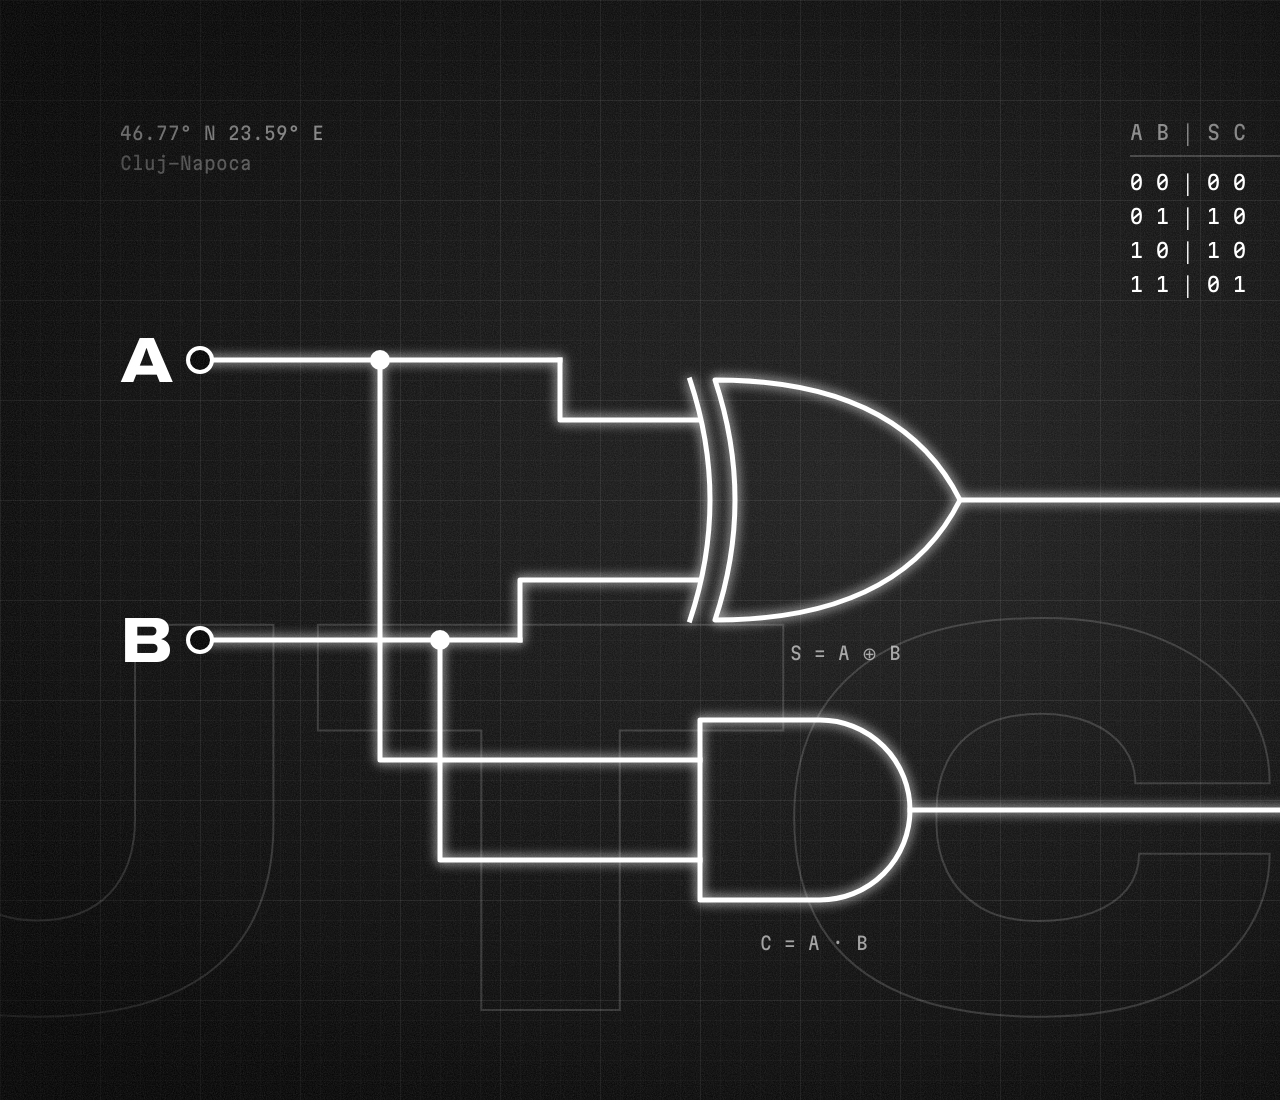
<file: art/gates.html>
<!doctype html>
<!-- Sursa imaginii assets/img/gates.webp (ecranul Studii): un semi-sumator din porți logice, pe hârtie milimetrică, peste „UTCN”.
     Randare: bash art/render.sh -->
<html lang="ro">
<head>
<meta charset="utf-8">
<title>gates</title>
<link href="https://fonts.googleapis.com/css2?family=Archivo:wdth,wght@62..125,100..900&family=Martian+Mono:wdth,wght@75..112.5,300..600&display=swap" rel="stylesheet">
<style>
  html, body { margin: 0; width: 1600px; height: 1100px; overflow: hidden; background: #000; }
  svg { display: block; }
  .mono { font-family: "Martian Mono", monospace; font-stretch: 87.5%; }
  .sans { font-family: "Archivo", sans-serif; }
</style>
</head>
<body>
<svg xmlns="http://www.w3.org/2000/svg" width="1600" height="1100" viewBox="0 0 1600 1100">
  <defs>
    <pattern id="mm" width="20" height="20" patternUnits="userSpaceOnUse"><path d="M20 0H0V20" fill="none" stroke="#fff" stroke-opacity="0.05"/></pattern>
    <pattern id="cm" width="100" height="100" patternUnits="userSpaceOnUse"><path d="M100 0H0V100" fill="none" stroke="#fff" stroke-opacity="0.1"/></pattern>
    <radialGradient id="lt" cx="55%" cy="45%" r="70%"><stop offset="0" stop-color="#1c1c1c"/><stop offset="1" stop-color="#000"/></radialGradient>
    <filter id="glow" x="-10%" y="-10%" width="120%" height="120%"><feGaussianBlur stdDeviation="6" result="b"/><feMerge><feMergeNode in="b"/><feMergeNode in="SourceGraphic"/></feMerge></filter>
    <filter id="g"><feTurbulence type="fractalNoise" baseFrequency="0.9" numOctaves="2" seed="9"/><feColorMatrix type="saturate" values="0"/></filter>
    <radialGradient id="vig" cx="50%" cy="50%" r="75%"><stop offset="0.6" stop-color="#000" stop-opacity="0"/><stop offset="1" stop-color="#000" stop-opacity="0.8"/></radialGradient>
  </defs>
  <rect width="1600" height="1100" fill="url(#lt)"/>
  <rect width="1600" height="1100" fill="url(#mm)"/>
  <rect width="1600" height="1100" fill="url(#cm)"/>

  <text class="sans" x="800" y="1010" text-anchor="middle" font-size="560" font-weight="900" font-stretch="125%" letter-spacing="-10" fill="none" stroke="#fff" stroke-opacity="0.16" stroke-width="2">UTCN</text>

  <g fill="none" stroke="#fff" stroke-width="5" stroke-linecap="square" stroke-linejoin="round" filter="url(#glow)">
    <!-- fire de intrare -->
    <path d="M200 360H560M200 640H520"/>
    <path d="M380 360V760H700M440 640V860H700" />
    <path d="M560 360V420H700M520 640V580H700"/>
    <!-- XOR: S -->
    <path d="M690 380Q730 500 690 620"/>
    <path d="M715 380Q755 500 715 620Q900 620 960 500Q900 380 715 380Z"/>
    <path d="M960 500H1360"/>
    <!-- AND: C -->
    <path d="M700 720H820A90 90 0 0 1 820 900H700Z"/>
    <path d="M910 810H1360"/>
  </g>
  <g fill="#fff">
    <circle cx="380" cy="360" r="10"/><circle cx="440" cy="640" r="10"/>
    <circle cx="200" cy="360" r="12" fill="#000" stroke="#fff" stroke-width="4"/>
    <circle cx="200" cy="640" r="12" fill="#000" stroke="#fff" stroke-width="4"/>
    <circle cx="1360" cy="500" r="12" fill="#000" stroke="#fff" stroke-width="4"/>
    <circle cx="1360" cy="810" r="12" fill="#000" stroke="#fff" stroke-width="4"/>
  </g>
  <g class="sans" fill="#fff" font-weight="800" font-stretch="112%" font-size="64">
    <text x="120" y="382">A</text><text x="120" y="662">B</text>
    <text x="1400" y="522">S</text><text x="1400" y="832">C</text>
  </g>
  <g class="mono" fill="#fff" font-size="18" fill-opacity="0.6">
    <text x="790" y="660">S = A ⊕ B</text>
    <text x="760" y="950">C = A · B</text>
  </g>

  <!-- tabelul de adevăr -->
  <g class="mono" font-size="20" fill="#fff">
    <text x="1130" y="140" fill-opacity="0.5">A  B  │  S  C</text>
    <path d="M1130 156H1420" stroke="#fff" stroke-opacity="0.4"/>
    <text x="1130" y="190">0  0  │  0  0</text>
    <text x="1130" y="224">0  1  │  1  0</text>
    <text x="1130" y="258">1  0  │  1  0</text>
    <text x="1130" y="292">1  1  │  0  1</text>
  </g>
  <text class="mono" x="120" y="140" font-size="18" fill="#fff" fill-opacity="0.55">46.77° N  23.59° E</text>
  <text class="mono" x="120" y="170" font-size="18" fill="#fff" fill-opacity="0.35">Cluj-Napoca</text>

  <rect width="1600" height="1100" fill="url(#vig)"/>
  <rect width="1600" height="1100" filter="url(#g)" opacity="0.16" style="mix-blend-mode:screen"/>
</svg>
</body>
</html>
</file>
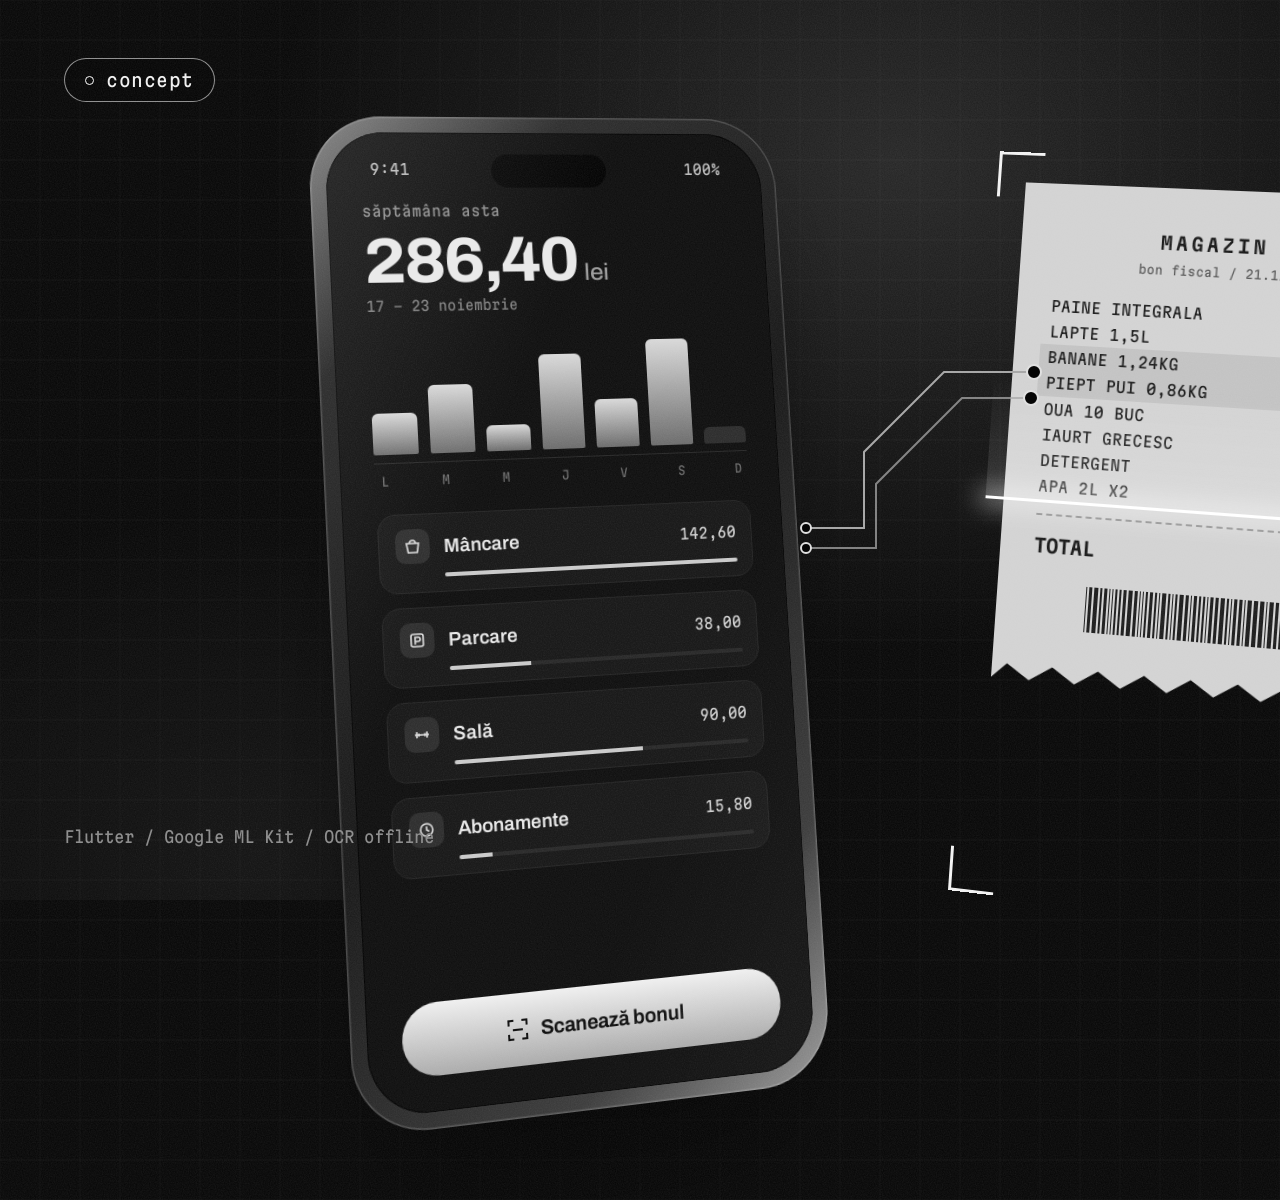
<file: art/next-app.html>
<!doctype html>
<!-- Sursa imaginii assets/img/next-app.webp: imagine-CONCEPT pentru aplicația de cheltuieli (planificată, nu e construită).
     Un telefon cu raportul săptămânii și un bon de casă scanat; traseele leagă produsele de categorii.
     Desenat în gri; render.sh îi pune tonul site-ului (duotone grafit/argint). Prețurile sunt doar ilustrative.
     Randare: ONLY="next-app" bash art/render.sh -->
<html lang="ro">
<head>
<meta charset="utf-8">
<title>next-app</title>
<link href="https://fonts.googleapis.com/css2?family=Archivo:wdth,wght@62..125,100..900&family=Martian+Mono:wdth,wght@75..112.5,300..600&display=swap" rel="stylesheet">
<style>
  html, body { margin: 0; width: 1600px; height: 1200px; overflow: hidden; background: #050505; color: #e8e8e8; }
  * { box-sizing: border-box; }
  .sans { font-family: "Archivo", sans-serif; }
  .mono { font-family: "Martian Mono", monospace; font-stretch: 87.5%; }
  .stage { position: absolute; inset: 0; perspective: 2200px; }
  .bg { position: absolute; inset: 0; }
  .glow { position: absolute; inset: 0; background: radial-gradient(900px 700px at 70% 18%, rgba(255,255,255,.13), transparent 70%), radial-gradient(700px 500px at 20% 95%, rgba(255,255,255,.05), transparent 70%); }

  /* Telefonul */
  .phone {
    position: absolute; left: 330px; top: 110px; width: 486px; height: 990px;
    border-radius: 74px; padding: 16px;
    background: linear-gradient(135deg, #8a8a8a 0%, #2c2c2c 18%, #161616 50%, #3a3a3a 82%, #9a9a9a 100%);
    box-shadow: 0 80px 120px -40px rgba(0,0,0,.9), inset 0 0 0 1.5px rgba(255,255,255,.18);
    transform: rotateY(16deg) rotateX(5deg) rotateZ(-2deg);
    transform-style: preserve-3d;
  }
  .screen { position: relative; width: 100%; height: 100%; border-radius: 60px; background: #0c0c0c; overflow: hidden; padding: 70px 34px 30px; box-shadow: inset 0 0 0 1px #000; }
  .screen::after { content: ""; position: absolute; inset: 0; background: linear-gradient(115deg, rgba(255,255,255,.10) 0%, transparent 34%, transparent 70%, rgba(255,255,255,.04) 100%); pointer-events: none; }
  .island { position: absolute; top: 22px; left: 50%; width: 120px; height: 34px; margin-left: -60px; border-radius: 20px; background: #000; }
  .status { position: absolute; top: 28px; left: 44px; right: 44px; display: flex; justify-content: space-between; font-size: 15px; color: #bbb; }
  .k { font-size: 15px; color: #8c8c8c; }
  .total { font-size: 64px; font-weight: 750; font-stretch: 106%; letter-spacing: -2px; line-height: 1; margin: 10px 0 4px; }
  .total small { font-size: 24px; font-weight: 500; letter-spacing: 0; color: #9a9a9a; margin-left: 6px; }
  .sub { font-size: 14px; color: #7d7d7d; }
  .days { display: flex; align-items: flex-end; gap: 12px; height: 118px; margin: 30px 0 10px; padding-bottom: 8px; border-bottom: 1px solid #262626; }
  .days i { flex: 1; background: linear-gradient(#d8d8d8, #6a6a6a); border-radius: 6px 6px 2px 2px; }
  .days i.dim { background: #2a2a2a; }
  .dl { display: flex; justify-content: space-between; font-size: 12px; color: #6d6d6d; padding: 0 6px; }
  .cats { margin-top: 26px; display: grid; gap: 14px; }
  .cat { display: grid; grid-template-columns: 34px 1fr auto; align-items: center; gap: 14px; padding: 14px 16px; border-radius: 18px; background: #151515; border: 1px solid #222; }
  .cat b { font-weight: 600; font-size: 19px; }
  .cat .mono { font-size: 15px; color: #cfcfcf; }
  .ico { width: 34px; height: 34px; border-radius: 10px; background: #2b2b2b; display: grid; place-items: center; }
  .ico svg { width: 18px; height: 18px; }
  .bar { grid-column: 2 / -1; height: 4px; border-radius: 4px; background: #262626; margin-top: -4px; overflow: hidden; }
  .bar span { display: block; height: 100%; background: #c9c9c9; }
  .scanbtn { position: absolute; left: 34px; right: 34px; bottom: 34px; height: 70px; border-radius: 35px; background: linear-gradient(#efefef, #a9a9a9); color: #0a0a0a; display: flex; align-items: center; justify-content: center; gap: 12px; font-weight: 650; font-size: 20px; }

  /* Bonul */
  .receipt {
    position: absolute; left: 1010px; top: 190px; width: 380px; padding: 40px 34px 54px;
    background: #d2d2d2; color: #161616;
    transform: rotateY(-14deg) rotateZ(4deg);
    box-shadow: 0 60px 100px -30px rgba(0,0,0,.85);
    clip-path: polygon(0 0, 100% 0, 100% 97%, 94% 100%, 88% 97%, 82% 100%, 76% 97%, 70% 100%, 64% 97%, 58% 100%, 52% 97%, 46% 100%, 40% 97%, 34% 100%, 28% 97%, 22% 100%, 16% 97%, 10% 100%, 4% 97%, 0 100%);
  }
  .receipt .mono { font-size: 15px; line-height: 1.75; }
  .r-h { text-align: center; font-weight: 600; font-size: 18px !important; letter-spacing: 3px; }
  .r-c { text-align: center; color: #555; font-size: 12px !important; margin-bottom: 18px; }
  .row { display: flex; justify-content: space-between; gap: 10px; }
  .row.hl { background: rgba(0,0,0,.08); margin: 0 -8px; padding: 0 8px; }
  .dash { border-top: 2px dashed #8a8a8a; margin: 14px 0; }
  .tot { font-weight: 600; font-size: 19px !important; }
  .bars { display: flex; gap: 2px; height: 46px; margin-top: 22px; justify-content: center; }
  .bars i { background: #1a1a1a; }

  /* Cadrul camerei și linia de scanare */
  .frame { position: absolute; left: 975px; top: 160px; width: 470px; height: 760px; transform: rotateY(-14deg) rotateZ(4deg); }
  .frame i { position: absolute; width: 46px; height: 46px; border: 3px solid #f2f2f2; }
  .frame i:nth-child(1) { left: 0; top: 0; border-right: 0; border-bottom: 0; }
  .frame i:nth-child(2) { right: 0; top: 0; border-left: 0; border-bottom: 0; }
  .frame i:nth-child(3) { left: 0; bottom: 0; border-right: 0; border-top: 0; }
  .frame i:nth-child(4) { right: 0; bottom: 0; border-left: 0; border-top: 0; }
  .scan { position: absolute; left: 10px; right: 10px; top: 352px; height: 3px; background: #fff; box-shadow: 0 0 24px 6px rgba(255,255,255,.55); }
  .scan::after { content: ""; position: absolute; left: 0; right: 0; bottom: 3px; height: 120px; background: linear-gradient(transparent, rgba(255,255,255,.14)); }

  .traces { position: absolute; inset: 0; }
  .tag { position: absolute; left: 64px; top: 58px; display: flex; align-items: center; gap: 12px; padding: 10px 20px; border: 1.5px solid rgba(255,255,255,.55); border-radius: 40px; font-size: 18px; letter-spacing: .5px; color: #f0f0f0; background: rgba(0,0,0,.4); }
  .tag i { width: 9px; height: 9px; border-radius: 50%; border: 1.5px solid #fff; }
  .foot { position: absolute; left: 64px; bottom: 54px; font-size: 16px; color: #8a8a8a; }
  .grain { position: absolute; inset: 0; opacity: .1; mix-blend-mode: screen; }
</style>
</head>
<body>
<svg class="bg" width="1600" height="1200" id="bg"></svg>
<div class="glow"></div>
<svg class="traces" style="z-index:1" width="1600" height="1200" viewBox="0 0 1600 1200" fill="none">
  <!-- trasee de PCB: de la rândurile marcate pe bon la categoriile din telefon -->
  <g stroke="#a8a8a8" stroke-width="2">
    <path d="M1034 372H944L864 452V528H806"/>
    <path d="M1031 398H962L876 484V548H806" stroke-opacity=".75"/>
  </g>
  <g fill="#050505" stroke="#e0e0e0" stroke-width="2">
    <circle cx="1034" cy="372" r="7"/><circle cx="1031" cy="398" r="7"/><circle cx="806" cy="528" r="5"/><circle cx="806" cy="548" r="5"/>
  </g>
</svg>
<div class="stage">
  <div class="receipt">
    <div class="mono r-h">MAGAZIN</div>
    <div class="mono r-c">bon fiscal / 21.11</div>
    <div class="mono row"><span>PAINE INTEGRALA</span><span>6,49</span></div>
    <div class="mono row"><span>LAPTE 1,5L</span><span>8,99</span></div>
    <div class="mono row hl"><span>BANANE 1,24KG</span><span>7,42</span></div>
    <div class="mono row hl"><span>PIEPT PUI 0,86KG</span><span>25,71</span></div>
    <div class="mono row"><span>OUA 10 BUC</span><span>13,90</span></div>
    <div class="mono row"><span>IAURT GRECESC</span><span>5,79</span></div>
    <div class="mono row"><span>DETERGENT</span><span>21,30</span></div>
    <div class="mono row"><span>APA 2L X2</span><span>6,00</span></div>
    <div class="dash"></div>
    <div class="mono row tot"><span>TOTAL</span><span>95,60</span></div>
    <div class="bars" id="bars"></div>
  </div>
  <div class="frame"><i></i><i></i><i></i><i></i><div class="scan"></div></div>
  <div class="phone">
    <div class="screen sans">
      <div class="island"></div>
      <div class="status mono"><span>9:41</span><span>100%</span></div>
      <div class="k mono">săptămâna asta</div>
      <div class="total">286,40<small>lei</small></div>
      <div class="sub mono">17 – 23 noiembrie</div>
      <div class="days"><i style="height:38%"></i><i style="height:62%"></i><i style="height:24%"></i><i style="height:88%"></i><i style="height:45%"></i><i style="height:100%"></i><i class="dim" style="height:16%"></i></div>
      <div class="dl mono"><span>L</span><span>M</span><span>M</span><span>J</span><span>V</span><span>S</span><span>D</span></div>
      <div class="cats">
        <div class="cat"><span class="ico"><svg viewBox="0 0 18 18" fill="none" stroke="#ddd" stroke-width="1.6"><path d="M3 6h12l-1.5 9h-9z"/><path d="M6 6a3 3 0 0 1 6 0"/></svg></span><b>Mâncare</b><span class="mono">142,60</span><span class="bar"><span style="width:100%"></span></span></div>
        <div class="cat"><span class="ico"><svg viewBox="0 0 18 18" fill="none" stroke="#ddd" stroke-width="1.6"><rect x="3" y="3" width="12" height="12" rx="2"/><path d="M7 13V6h3a2 2 0 0 1 0 4H7"/></svg></span><b>Parcare</b><span class="mono">38,00</span><span class="bar"><span style="width:27%"></span></span></div>
        <div class="cat"><span class="ico"><svg viewBox="0 0 18 18" fill="none" stroke="#ddd" stroke-width="1.6"><path d="M2 9h14M4 6v6M14 6v6M6 7.5v3M12 7.5v3"/></svg></span><b>Sală</b><span class="mono">90,00</span><span class="bar"><span style="width:63%"></span></span></div>
        <div class="cat"><span class="ico"><svg viewBox="0 0 18 18" fill="none" stroke="#ddd" stroke-width="1.6"><circle cx="9" cy="9" r="6"/><path d="M9 5.5V9l2.5 1.5"/></svg></span><b>Abonamente</b><span class="mono">15,80</span><span class="bar"><span style="width:11%"></span></span></div>
      </div>
      <div class="scanbtn"><svg width="22" height="22" viewBox="0 0 22 22" fill="none" stroke="#0a0a0a" stroke-width="2"><path d="M2 7V2h5M15 2h5v5M20 15v5h-5M7 20H2v-5M6 11h10"/></svg>Scanează bonul</div>
    </div>
  </div>
</div>
<div class="tag mono"><i></i>concept</div>
<div class="foot mono">Flutter / Google ML Kit / OCR offline</div>
<svg class="grain" width="1600" height="1200"><filter id="n"><feTurbulence type="fractalNoise" baseFrequency="0.85" numOctaves="2" seed="9"/><feColorMatrix type="saturate" values="0"/></filter><rect width="1600" height="1200" filter="url(#n)"/></svg>
<script>
(function () {
  var o = '';
  for (var x = 0; x <= 1600; x += 40) o += '<line x1="' + x + '" y1="0" x2="' + x + '" y2="1200" stroke="#fff" stroke-opacity="0.035"/>';
  for (var y = 0; y <= 1200; y += 40) o += '<line x1="0" y1="' + y + '" x2="1600" y2="' + y + '" stroke="#fff" stroke-opacity="0.035"/>';
  document.getElementById('bg').innerHTML = o;
  var s = 5, b = '';
  function r() { s = (s * 16807) % 2147483647; return s / 2147483647; }
  for (var i = 0; i < 46; i++) b += '<i style="width:' + (1 + Math.floor(r() * 4)) + 'px"></i>';
  document.getElementById('bars').innerHTML = b;
})();
</script>
</body>
</html>
</file>
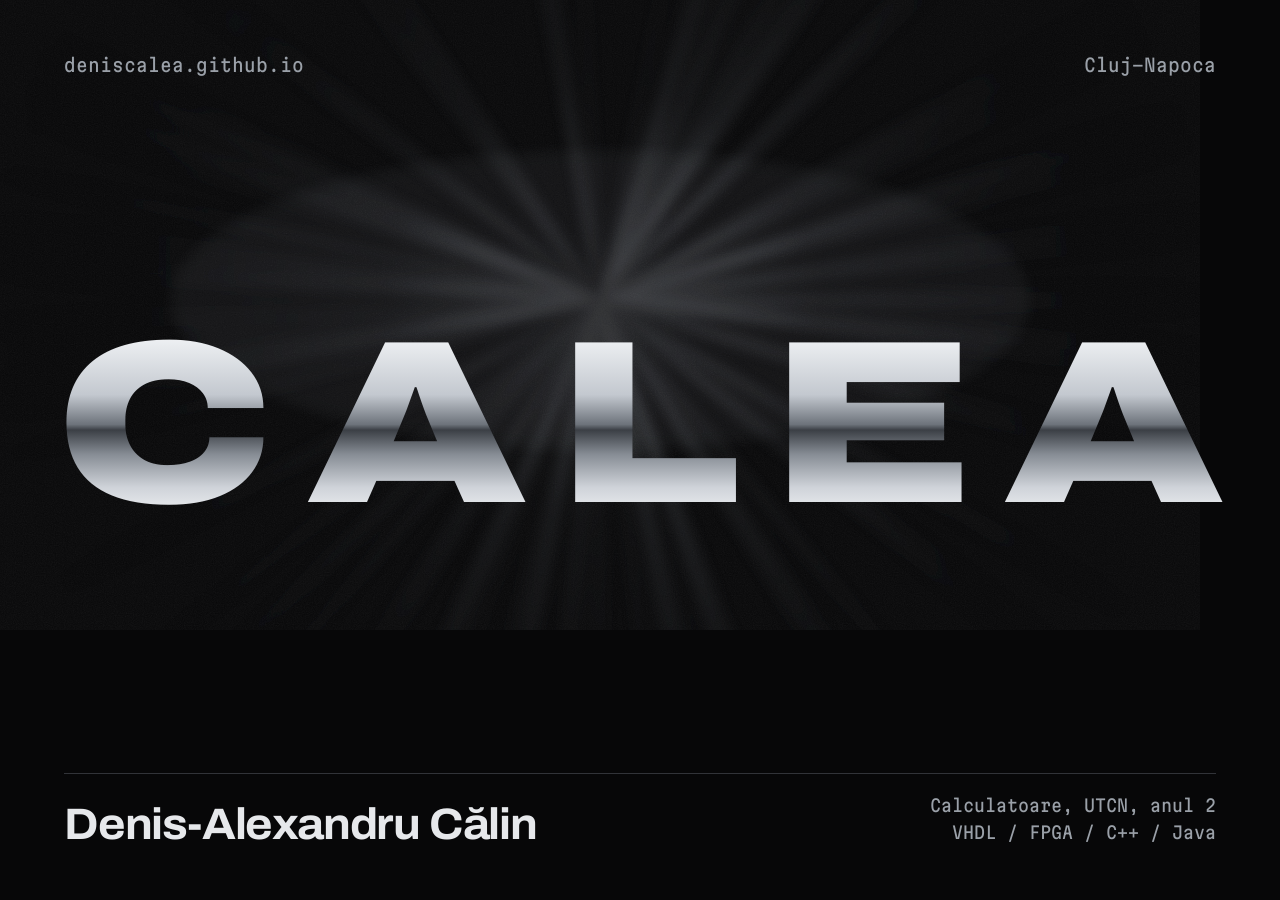
<file: art/og.html>
<!doctype html>
<!-- Sursa imaginii assets/og.png (Open Graph, 1200×630), în paleta v4: negru, grafit, argint.
     Lumina rece din spatele cuvântului CALEA imită razele din hero. Randare: ONLY="og" bash art/render.sh -->
<html lang="ro">
<head>
<meta charset="utf-8">
<title>og</title>
<link href="https://fonts.googleapis.com/css2?family=Archivo:wdth,wght@62..125,100..900&family=Martian+Mono:wdth,wght@75..112.5,300..600&display=swap" rel="stylesheet">
<style>
  html, body { margin: 0; width: 1200px; height: 630px; overflow: hidden; background: #070708; color: #e6e8eb; }
  .rays { position: absolute; inset: 0; }
  .c { position: absolute; inset: 0; padding: 54px 64px; display: flex; flex-direction: column; justify-content: space-between; font-family: "Archivo", sans-serif; }
  .top { display: flex; justify-content: space-between; font-family: "Martian Mono", monospace; font-stretch: 87.5%; font-size: 18px; color: #9aa0a8; }
  .wm {
    display: flex; justify-content: space-between; font-weight: 900; font-stretch: 125%; font-size: 232px; line-height: 0.8; margin: 0 -8px;
    background: linear-gradient(180deg, #f3f5f7 0%, #c3c8cf 34%, #6d737b 50%, #3b3f45 53%, #868c94 66%, #cfd3d9 84%, #f0f2f4 100%);
    -webkit-background-clip: text; background-clip: text; color: transparent;
  }
  .bot { display: flex; justify-content: space-between; align-items: end; border-top: 1px solid rgba(200,210,225,.22); padding-top: 18px; }
  .name { font-size: 44px; font-weight: 700; font-stretch: 106%; letter-spacing: -1.2px; line-height: 1; }
  .meta { font-family: "Martian Mono", monospace; font-stretch: 87.5%; font-size: 17px; color: #9aa0a8; text-align: right; line-height: 1.6; }
</style>
</head>
<body>
<svg class="rays" width="1200" height="630" id="rays"></svg>
<div class="c">
  <div class="top"><span>deniscalea.github.io</span><span>Cluj-Napoca</span></div>
  <div class="wm"><span>C</span><span>A</span><span>L</span><span>E</span><span>A</span></div>
  <div class="bot">
    <div class="name">Denis-Alexandru Călin</div>
    <div class="meta">Calculatoare, UTCN, anul 2<br>VHDL / FPGA / C++ / Java</div>
  </div>
</div>
<script>
(function () {
  /* raze: triunghiuri subțiri care pleacă din spatele cuvântului, estompate cu blur */
  var s = 11, o = '<defs><filter id="b" x="-20%" y="-20%" width="140%" height="140%"><feGaussianBlur stdDeviation="7"/></filter>' +
    '<radialGradient id="g" cx="600" cy="300" r="620" gradientUnits="userSpaceOnUse"><stop offset="0" stop-color="#dfe6ef" stop-opacity=".5"/><stop offset=".35" stop-color="#9fa8b4" stop-opacity=".12"/><stop offset="1" stop-color="#000" stop-opacity="0"/></radialGradient>' +
    '<filter id="n"><feTurbulence type="fractalNoise" baseFrequency="0.9" numOctaves="2" seed="2"/><feColorMatrix type="saturate" values="0"/></filter></defs>';
  function r() { s = (s * 16807) % 2147483647; return s / 2147483647; }
  o += '<g filter="url(#b)" fill="url(#g)">';
  for (var i = 0; i < 70; i++) {
    var a = r() * Math.PI * 2, w = 0.006 + r() * 0.03, L = 700;
    var x1 = 600 + Math.cos(a - w) * L, y1 = 300 + Math.sin(a - w) * L, x2 = 600 + Math.cos(a + w) * L, y2 = 300 + Math.sin(a + w) * L;
    o += '<polygon points="600,300 ' + x1.toFixed(1) + ',' + y1.toFixed(1) + ' ' + x2.toFixed(1) + ',' + y2.toFixed(1) + '" opacity="' + (0.25 + r() * 0.75).toFixed(2) + '"/>';
  }
  o += '</g><ellipse cx="600" cy="300" rx="430" ry="150" fill="#cfd8e3" opacity=".05" filter="url(#b)"/>';
  o += '<rect width="1200" height="630" filter="url(#n)" opacity="0.07" style="mix-blend-mode:screen"/>';
  document.getElementById('rays').innerHTML = o;
})();
</script>
</body>
</html>
</file>
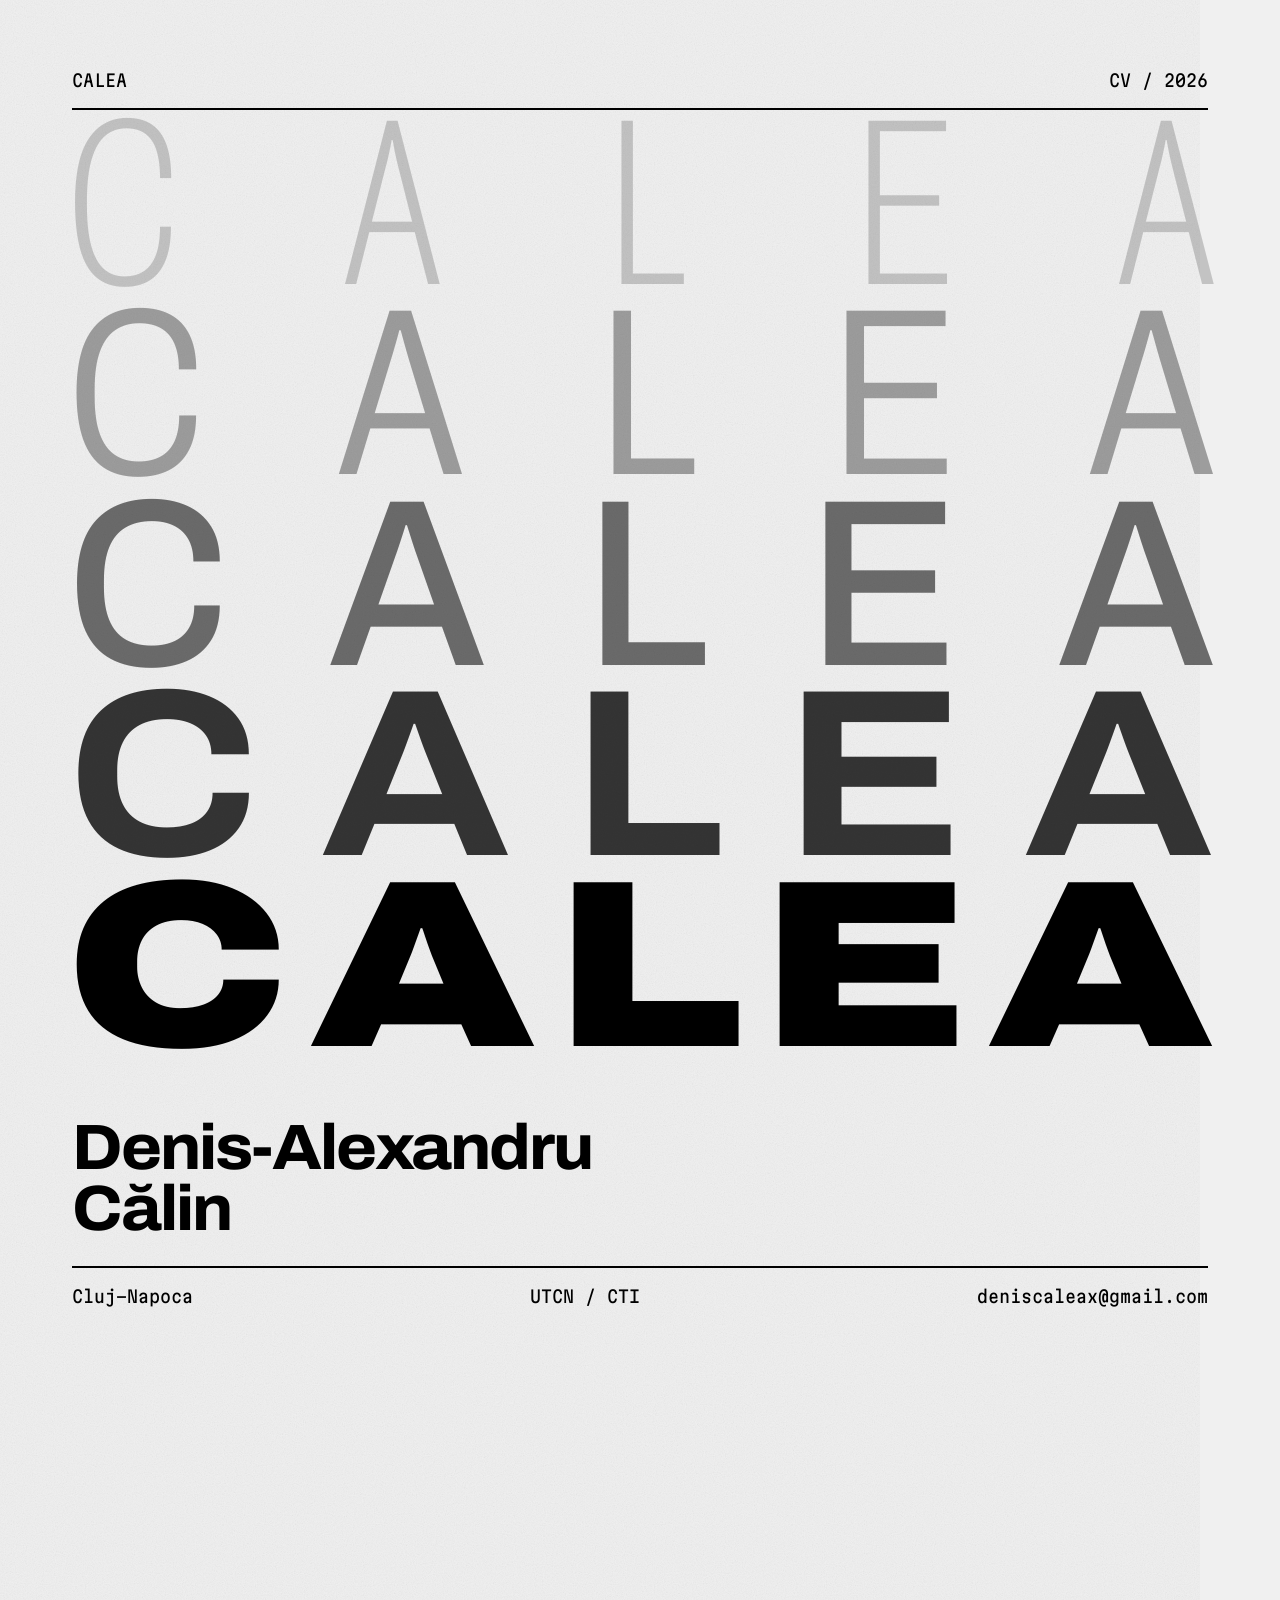
<file: art/poster.html>
<!doctype html>
<!-- Sursa imaginii assets/img/poster.webp (ecranul CV): poster tipografic CALEA.
     Același cuvânt, de cinci ori, pe axa de lățime și de grosime a fontului Archivo, ca un semnal care crește.
     Randare: bash art/render.sh -->
<html lang="ro">
<head>
<meta charset="utf-8">
<title>poster</title>
<link href="https://fonts.googleapis.com/css2?family=Archivo:wdth,wght@62..125,100..900&family=Martian+Mono:wdth,wght@75..112.5,300..600&display=swap" rel="stylesheet">
<style>
  html, body { margin: 0; width: 1200px; height: 1600px; overflow: hidden; background: #f0f0f0; color: #000; }
  .p { position: absolute; inset: 0; padding: 70px 72px; display: flex; flex-direction: column; font-family: "Archivo", sans-serif; }
  .top, .bot { display: flex; justify-content: space-between; font-family: "Martian Mono", monospace; font-stretch: 87.5%; font-size: 17px; }
  .top { border-bottom: 2px solid #000; padding-bottom: 18px; }
  .stack { flex: 1; display: flex; flex-direction: column; justify-content: center; }
  .w { display: flex; justify-content: space-between; line-height: 0.8; letter-spacing: 0; font-size: 238px; margin: 0 -6px; }
  .w:nth-child(1) { font-weight: 100; font-stretch: 62%;  opacity: 0.18; }
  .w:nth-child(2) { font-weight: 300; font-stretch: 78%;  opacity: 0.34; }
  .w:nth-child(3) { font-weight: 500; font-stretch: 94%;  opacity: 0.55; }
  .w:nth-child(4) { font-weight: 700; font-stretch: 110%; opacity: 0.78; }
  .w:nth-child(5) { font-weight: 900; font-stretch: 125%; }
  .sig { height: 90px; margin: 26px 0 30px; }
  .name { font-size: 64px; font-weight: 750; font-stretch: 106%; letter-spacing: -2px; line-height: 0.95; margin-bottom: 26px; }
  .bot { border-top: 2px solid #000; padding-top: 18px; }
  .grain { position: absolute; inset: 0; opacity: 0.14; mix-blend-mode: multiply; }
</style>
</head>
<body>
<div class="p">
  <div class="top"><span>CALEA</span><span>CV / 2026</span></div>
  <div class="stack">
    <div class="w"><span>C</span><span>A</span><span>L</span><span>E</span><span>A</span></div>
    <div class="w"><span>C</span><span>A</span><span>L</span><span>E</span><span>A</span></div>
    <div class="w"><span>C</span><span>A</span><span>L</span><span>E</span><span>A</span></div>
    <div class="w"><span>C</span><span>A</span><span>L</span><span>E</span><span>A</span></div>
    <div class="w"><span>C</span><span>A</span><span>L</span><span>E</span><span>A</span></div>
  </div>
  <svg class="sig" viewBox="0 0 1056 90" preserveAspectRatio="none">
    <path d="M0 70H180V20H260V70H420V20H440V70H620V20H780V70H860V20H1056" fill="none" stroke="#000" stroke-width="3"/>
  </svg>
  <div class="name">Denis-Alexandru<br>Călin</div>
  <div class="bot"><span>Cluj-Napoca</span><span>UTCN / CTI</span><span>deniscaleax@gmail.com</span></div>
</div>
<svg class="grain" width="1200" height="1600"><filter id="n"><feTurbulence type="fractalNoise" baseFrequency="0.9" numOctaves="2" seed="4"/><feColorMatrix type="saturate" values="0"/></filter><rect width="1200" height="1600" filter="url(#n)"/></svg>
</body>
</html>
</file>
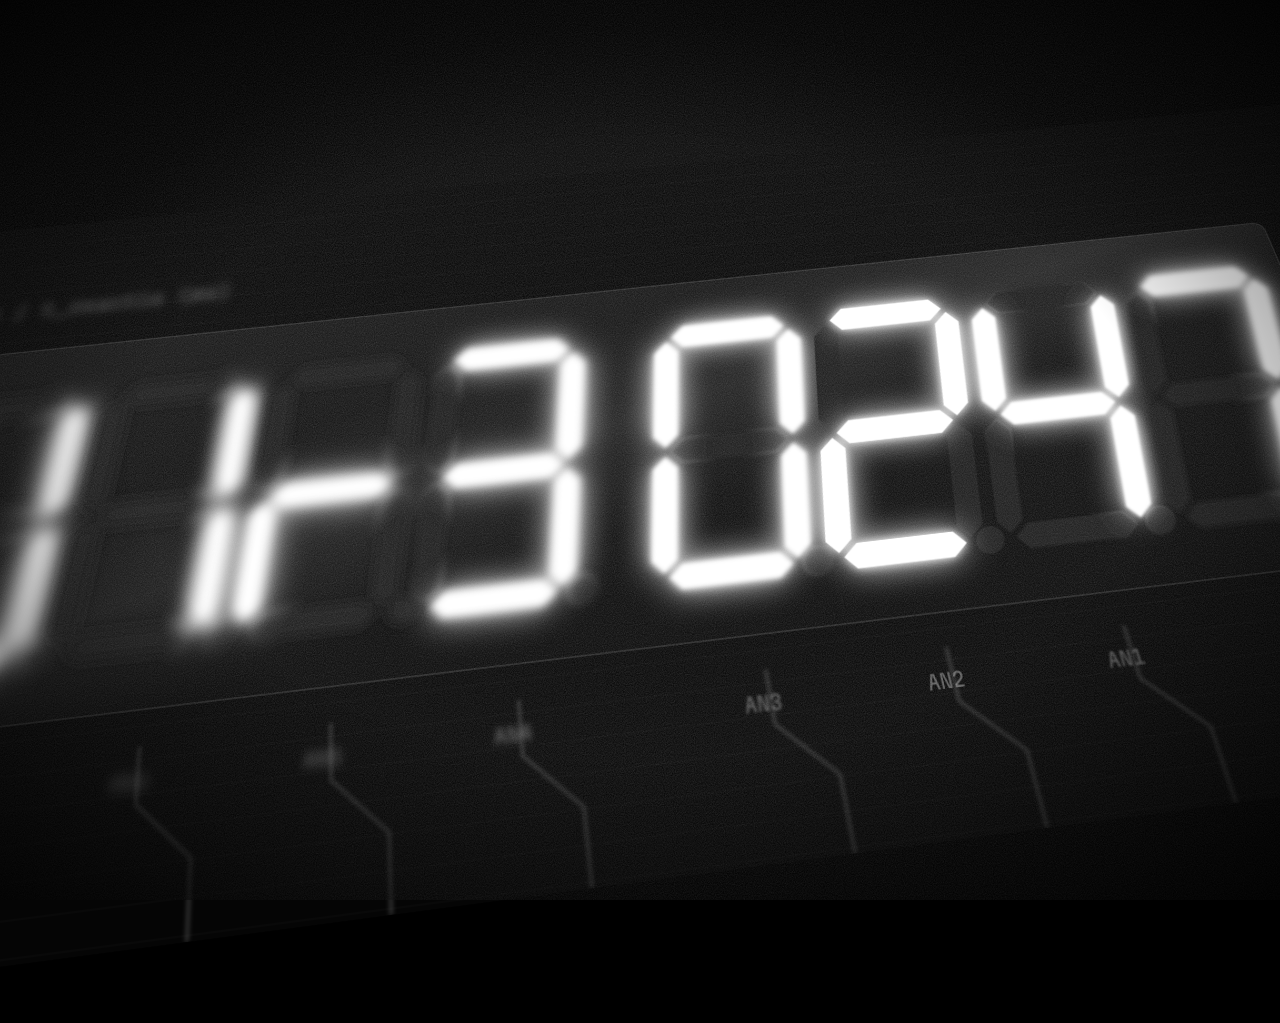
<file: art/seg7.html>
<!doctype html>
<!-- Sursa imaginii assets/img/seg7.webp: afișajul pe 8 cifre în prim-plan.
     Ordinea e cea din DISPLAY_CTRL.vhd: AN7 = „U”, AN6 = jucătorul, AN5 = „r”, AN4 = runda, AN3…AN0 = timpul în ms (BCD).
     Glifele „U” și „r” sunt exact cele din decodorul de segmente. Randare: bash art/render.sh -->
<html lang="ro">
<head>
<meta charset="utf-8">
<title>seg7</title>
<link href="https://fonts.googleapis.com/css2?family=Martian+Mono:wdth,wght@75..112.5,300..600&display=swap" rel="stylesheet">
<style>
  html, body { margin: 0; width: 1600px; height: 1000px; overflow: hidden; background: #000; }
  .scene { position: absolute; inset: 0; perspective: 1400px; perspective-origin: 50% 30%; background: radial-gradient(70% 60% at 50% 45%, #161616, #000 70%); }
  .plane { position: absolute; left: 50%; top: 50%; width: 2100px; height: 900px; margin: -560px 0 0 -1050px; transform: rotateX(32deg) rotateZ(-7deg) translateZ(-330px) translateX(-40px); transform-style: preserve-3d; }
  svg { display: block; width: 100%; height: 100%; }
  .mono { font-family: "Martian Mono", monospace; font-stretch: 87.5%; }
  .grain { position: absolute; inset: 0; opacity: 0.2; mix-blend-mode: screen; }
  .vig { position: absolute; inset: 0; background: radial-gradient(80% 70% at 50% 50%, transparent 50%, rgba(0,0,0,.9)); }
</style>
</head>
<body>
<div class="scene"><div class="plane"><svg id="s" viewBox="0 0 2100 900" xmlns="http://www.w3.org/2000/svg"></svg></div></div>
<svg class="grain" width="1600" height="1000"><filter id="n"><feTurbulence type="fractalNoise" baseFrequency="0.9" numOctaves="2" seed="11"/><feColorMatrix type="saturate" values="0"/></filter><rect width="1600" height="1000" filter="url(#n)"/></svg>
<div class="vig"></div>
<script>
(function () {
  var T = 22, L = 104;                        // grosimea și lungimea unui segment
  function hSeg(cx, cy) { var a = L / 2, h = T / 2; return [cx - a, cy, cx - a + h, cy - h, cx + a - h, cy - h, cx + a, cy, cx + a - h, cy + h, cx - a + h, cy + h].join(' '); }
  function vSeg(cx, cy) { var a = L / 2, h = T / 2; return [cx, cy - a, cx + h, cy - a + h, cx + h, cy + a - h, cx, cy + a, cx - h, cy + a - h, cx - h, cy - a + h].join(' '); }
  var G = 4;
  var SEG = { a: hSeg(62, 12), b: vSeg(62 + L / 2 + G, 12 + L / 2 + G), c: vSeg(62 + L / 2 + G, 12 + L * 1.5 + 3 * G), d: hSeg(62, 12 + 2 * L + 4 * G), e: vSeg(62 - L / 2 - G, 12 + L * 1.5 + 3 * G), f: vSeg(62 - L / 2 - G, 12 + L / 2 + G), g: hSeg(62, 12 + L + 2 * G) };
  /* segmente aprinse, după decodorul din DISPLAY_CTRL.vhd */
  var GLYPH = { '0': 'abcdef', '1': 'bc', '2': 'abdeg', '3': 'abcdg', '4': 'bcfg', '7': 'abc', 'U': 'bcdef', 'r': 'eg' };
  var text = ['U', '1', 'r', '3', '0', '2', '4', '7'];
  var focus = 5.2;                             // cifra în focus (DOF)
  var out = '<defs>';
  for (var i = 0; i < 8; i++) {
    var b = Math.min(7, Math.abs(i - focus) * 1.55);
    out += '<filter id="d' + i + '" x="-30%" y="-30%" width="160%" height="160%"><feGaussianBlur stdDeviation="' + b.toFixed(2) + '"/></filter>';
  }
  out += '<filter id="glow" x="-40%" y="-40%" width="180%" height="180%"><feGaussianBlur stdDeviation="14" result="b1"/><feGaussianBlur in="SourceGraphic" stdDeviation="4" result="b2"/><feMerge><feMergeNode in="b1"/><feMergeNode in="b2"/><feMergeNode in="SourceGraphic"/></feMerge></filter>';
  out += '<linearGradient id="win" x1="0" y1="0" x2="0" y2="1"><stop offset="0" stop-color="#161616"/><stop offset="1" stop-color="#090909"/></linearGradient>';
  out += '<linearGradient id="sheen" x1="0" y1="0" x2="1" y2="1"><stop offset="0.3" stop-color="#fff" stop-opacity="0"/><stop offset="0.45" stop-color="#fff" stop-opacity="0.07"/><stop offset="0.6" stop-color="#fff" stop-opacity="0"/></linearGradient>';
  out += '<filter id="soft"><feGaussianBlur stdDeviation="2.2"/></filter>';
  out += '</defs>';
  /* placa */
  out += '<rect x="0" y="0" width="2100" height="900" fill="#050505"/>';
  for (var y = 30; y < 900; y += 36) out += '<line x1="0" x2="2100" y1="' + y + '" y2="' + y + '" stroke="#fff" stroke-opacity="0.03"/>';
  /* trasee spre anozi */
  for (var k = 0; k < 8; k++) {
    var x = 250 + k * 205 + (k > 3 ? 70 : 0);
    out += '<polyline points="' + (x + 60) + ',700 ' + (x + 60) + ',760 ' + (x + 120) + ',820 ' + (x + 120) + ',900" fill="none" stroke="#fff" stroke-opacity="0.22" stroke-width="3" filter="url(#soft)"/>';
    out += '<text class="mono" x="' + (x + 30) + '" y="745" font-size="22" fill="#fff" fill-opacity="0.35" filter="url(#d' + k + ')">AN' + (7 - k) + '</text>';
  }
  out += '<text class="mono" x="250" y="140" font-size="26" fill="#fff" fill-opacity="0.4" filter="url(#d1)">U  r  /  t_reactie (ms)</text>';
  /* fereastra afișajului */
  out += '<rect x="200" y="190" width="1760" height="470" rx="14" fill="url(#win)" stroke="#fff" stroke-opacity="0.12" stroke-width="2"/>';
  out += '<rect x="200" y="190" width="1760" height="470" rx="14" fill="url(#sheen)"/>';
  for (var d = 0; d < 8; d++) {
    var ox = 250 + d * 205 + (d > 3 ? 70 : 0), oy = 252;
    var on = GLYPH[text[d]] || '';
    var g = '<g transform="translate(' + ox + ' ' + oy + ') skewX(-8) scale(1.4)" filter="url(#d' + d + ')">';
    var lit = '';
    for (var s in SEG) {
      if (on.indexOf(s) !== -1) lit += '<polygon points="' + SEG[s] + '" fill="#fff"/>';
      else g += '<polygon points="' + SEG[s] + '" fill="#1c1c1c"/>';
    }
    g += '<circle cx="134" cy="' + (12 + 2 * L + 4 * G) + '" r="12" fill="#1c1c1c"/>';
    g += '<g filter="url(#glow)">' + lit + '</g></g>';
    out += g;
  }
  document.getElementById('s').innerHTML = out;
})();
</script>
</body>
</html>
</file>
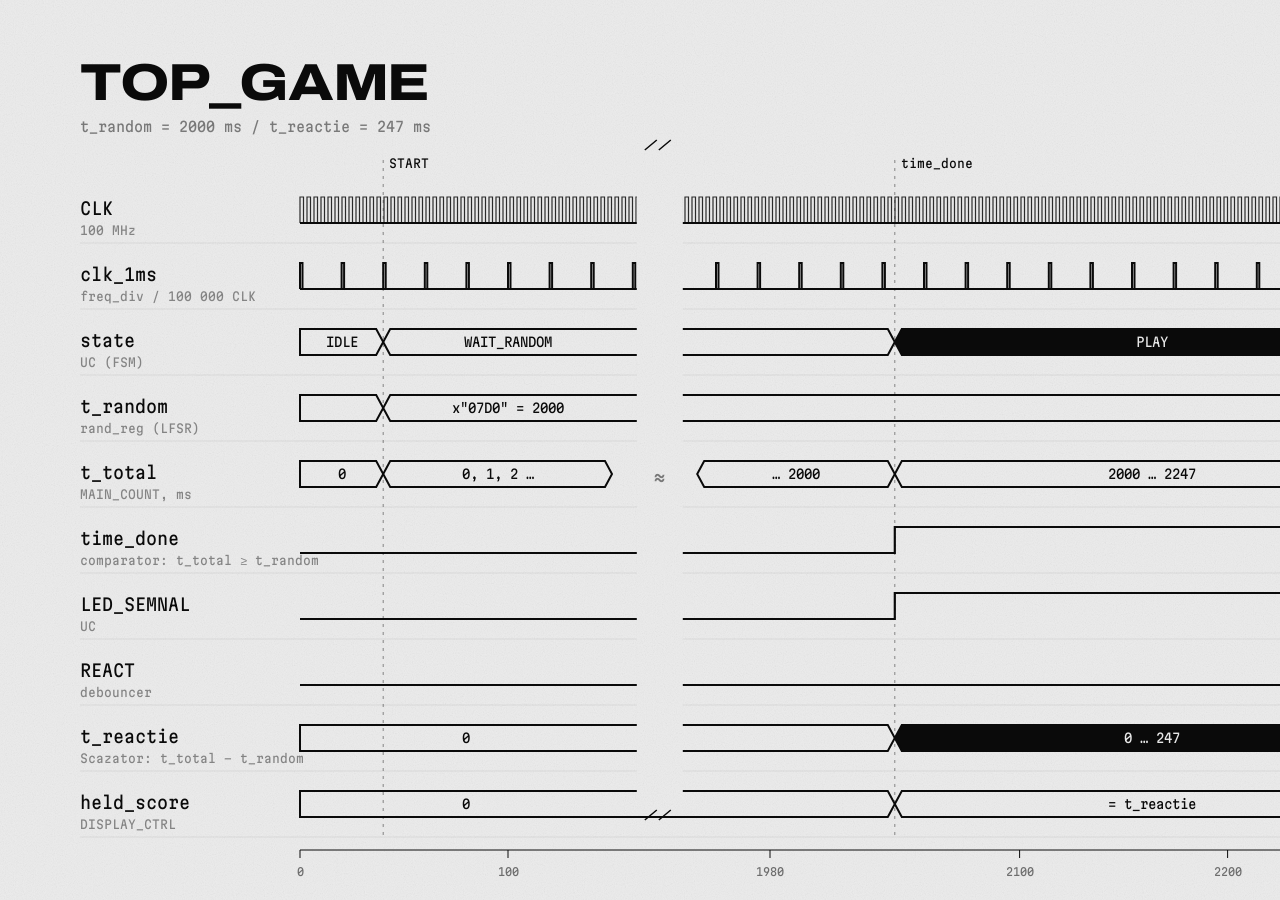
<file: art/waveform.html>
<!doctype html>
<!-- Sursa imaginii assets/img/waveform.webp: diagramă de timp ilustrativă pentru o rundă.
     Numele semnalelor și ordinea evenimentelor vin din TOPMODULE.vhd, UC.vhd, comparator.vhd, Scazator.vhd și DISPLAY_CTRL.vhd.
     Valorile (2000 ms, 247 ms) sunt un exemplu. Randare: bash art/render.sh -->
<html lang="ro">
<head>
<meta charset="utf-8">
<title>waveform</title>
<link href="https://fonts.googleapis.com/css2?family=Archivo:wdth,wght@62..125,100..900&family=Martian+Mono:wdth,wght@75..112.5,300..600&display=swap" rel="stylesheet">
<style>
  html, body { margin: 0; width: 1600px; height: 900px; overflow: hidden; background: #ececec; }
  svg { display: block; }
  .mono { font-family: "Martian Mono", monospace; font-stretch: 87.5%; }
  .sans { font-family: "Archivo", sans-serif; }
</style>
</head>
<body>
<svg id="s" xmlns="http://www.w3.org/2000/svg" width="1600" height="900" viewBox="0 0 1600 900"></svg>
<script>
(function () {
  var INK = '#0a0a0a';
  /* axa timpului (ms), cu o întrerupere între 160 și 1940 ms */
  var SC = 2.08;
  function X(t) { return t <= 160 ? 300 + t * SC : 300 + 160 * SC + 54 + (t - 1940) * SC; }
  var BREAK0 = X(160), BREAK1 = BREAK0 + 54, END = X(2340);
  var rows = [], o = '';
  var y0 = 210, dy = 66, hh = 26;
  var START = 40, DONE = 2040, REACT = 2287;

  function label(i, name, sub) {
    var y = y0 + i * dy;
    o += '<text class="mono" x="80" y="' + (y + 5) + '" font-size="17" fill="' + INK + '">' + name + '</text>';
    if (sub) o += '<text class="mono" x="80" y="' + (y + 25) + '" font-size="12" fill="' + INK + '" fill-opacity="0.45">' + sub + '</text>';
    o += '<line x1="80" x2="' + END + '" y1="' + (y + 33) + '" y2="' + (y + 33) + '" stroke="' + INK + '" stroke-opacity="0.07"/>';
  }
  function digital(i, edges, start) { // edges: listă de momente în care semnalul comută
    var y = y0 + i * dy, hi = y - hh / 2, lo = y + hh / 2, v = start, x = 300, d = 'M' + x + ' ' + (v ? hi : lo);
    edges.forEach(function (t) { var xe = X(t); d += ' H' + xe.toFixed(1); v = !v; d += ' V' + (v ? hi : lo); });
    d += ' H' + END;
    o += '<path d="' + d + '" fill="none" stroke="' + INK + '" stroke-width="2.2" stroke-linejoin="miter"/>';
  }
  function pulses(i, period, w, from, to, op) {
    var y = y0 + i * dy, hi = y - hh / 2, lo = y + hh / 2, d = '';
    for (var x = from; x < to; x += period) d += 'M' + x.toFixed(1) + ' ' + lo + ' V' + hi + ' H' + (x + w).toFixed(1) + ' V' + lo + ' ';
    o += '<path d="M' + from + ' ' + lo + ' H' + to + '" stroke="' + INK + '" stroke-width="2" fill="none"/>';
    o += '<path d="' + d + '" fill="none" stroke="' + INK + '" stroke-width="' + (op ? 1.2 : 2) + '" stroke-opacity="' + (op || 1) + '"/>';
  }
  function bus(i, segs) { // segs: [[t0, t1, text, fill]]
    var y = y0 + i * dy, h = hh / 2, k = 7;
    segs.forEach(function (s) {
      var a = X(s[0]), b = X(s[1]);
      var p = (a + (s[0] === 0 ? 0 : k)) + ',' + (y - h) + ' ' + (b - k) + ',' + (y - h) + ' ' + b + ',' + y + ' ' + (b - k) + ',' + (y + h) + ' ' + (a + (s[0] === 0 ? 0 : k)) + ',' + (y + h) + ' ' + a + ',' + y;
      o += '<polygon points="' + p + '" fill="' + (s[3] ? INK : 'none') + '" stroke="' + INK + '" stroke-width="2"/>';
      var tx = (s[0] < 160 && s[1] > 1940) ? (a + BREAK0) / 2 : (a + b) / 2;
      if (s[2]) o += '<text class="mono" x="' + tx.toFixed(1) + '" y="' + (y + 5) + '" font-size="13" text-anchor="middle" fill="' + (s[3] ? '#ececec' : INK) + '">' + s[2] + '</text>';
    });
  }
  function brk() {
    for (var j = 0; j < 2; j++) {
      var x = BREAK0 + 18 + j * 14;
      o += '<path d="M' + (x - 6) + ' 150 L' + (x + 6) + ' 140 M' + (x - 6) + ' 820 L' + (x + 6) + ' 810" stroke="' + INK + '" stroke-width="1.5"/>';
    }
    o += '<rect x="' + (BREAK0 + 4) + '" y="160" width="46" height="640" fill="#ececec"/>';
    o += '<text class="mono" x="' + (BREAK0 + 27) + '" y="485" font-size="20" text-anchor="middle" fill="' + INK + '" fill-opacity="0.5">≈</text>';
  }

  /* titlu */
  o += '<text class="sans" x="80" y="100" font-size="52" font-weight="800" font-stretch="118%" letter-spacing="-1.4" fill="' + INK + '">TOP_GAME</text>';
  o += '<text class="mono" x="80" y="132" font-size="14" fill="' + INK + '" fill-opacity="0.5">t_random = 2000 ms / t_reactie = 247 ms</text>';

  var names = [
    ['CLK', '100 MHz'], ['clk_1ms', 'freq_div / 100 000 CLK'], ['state', 'UC (FSM)'], ['t_random', 'rand_reg (LFSR)'],
    ['t_total', 'MAIN_COUNT, ms'], ['time_done', 'comparator: t_total ≥ t_random'], ['LED_SEMNAL', 'UC'], ['REACT', 'debouncer'],
    ['t_reactie', 'Scazator: t_total − t_random'], ['held_score', 'DISPLAY_CTRL']
  ];
  names.forEach(function (n, i) { label(i, n[0], n[1]); });

  pulses(0, 7, 3.5, 300, END, 0.85);
  pulses(1, SC * 20, 2.5, 300, END);
  bus(2, [[0, START, 'IDLE'], [START, DONE, 'WAIT_RANDOM'], [DONE, REACT, 'PLAY', 1], [REACT, 2340, 'EVAL']]);
  bus(3, [[0, START, ''], [START, 2340, 'x"07D0" = 2000']]);
  bus(4, [[0, START, '0'], [START, 150, '0, 1, 2 …'], [1945, DONE, '… 2000'], [DONE, REACT, '2000 … 2247'], [REACT, 2340, '0']]);
  digital(5, [DONE, REACT], false);
  digital(6, [DONE, REACT], false);
  digital(7, [REACT, REACT + 5], false);
  bus(8, [[0, DONE, '0'], [DONE, REACT, '0 … 247', 1], [REACT, 2340, '0']]);
  bus(9, [[0, DONE, '0'], [DONE, REACT, '= t_reactie'], [REACT, 2340, '247', 1]]);
  brk();

  /* marcaje de timp */
  [[START, 'START'], [DONE, 'time_done'], [REACT, 'REACT']].forEach(function (m) {
    var x = X(m[0]);
    o += '<line x1="' + x + '" x2="' + x + '" y1="160" y2="840" stroke="' + INK + '" stroke-dasharray="3 5" stroke-opacity="0.45"/>';
    o += '<text class="mono" x="' + (x + 6) + '" y="168" font-size="12" fill="' + INK + '">' + m[1] + '</text>';
  });
  /* axa */
  [[0, '0'], [100, '100'], [1980, '1980'], [2100, '2100'], [2200, '2200'], [2300, '2300 ms']].forEach(function (a) {
    var x = X(a[0]);
    o += '<line x1="' + x + '" x2="' + x + '" y1="850" y2="858" stroke="' + INK + '"/>';
    o += '<text class="mono" x="' + x + '" y="876" font-size="11" text-anchor="middle" fill="' + INK + '" fill-opacity="0.55">' + a[1] + '</text>';
  });
  o += '<line x1="300" x2="' + END + '" y1="850" y2="850" stroke="' + INK + '"/>';

  o += '<filter id="g"><feTurbulence type="fractalNoise" baseFrequency="0.9" numOctaves="2" seed="5"/><feColorMatrix type="saturate" values="0"/></filter>';
  o += '<rect width="1600" height="900" filter="url(#g)" opacity="0.12" style="mix-blend-mode:multiply"/>';
  document.getElementById('s').innerHTML = o;
})();
</script>
</body>
</html>
</file>
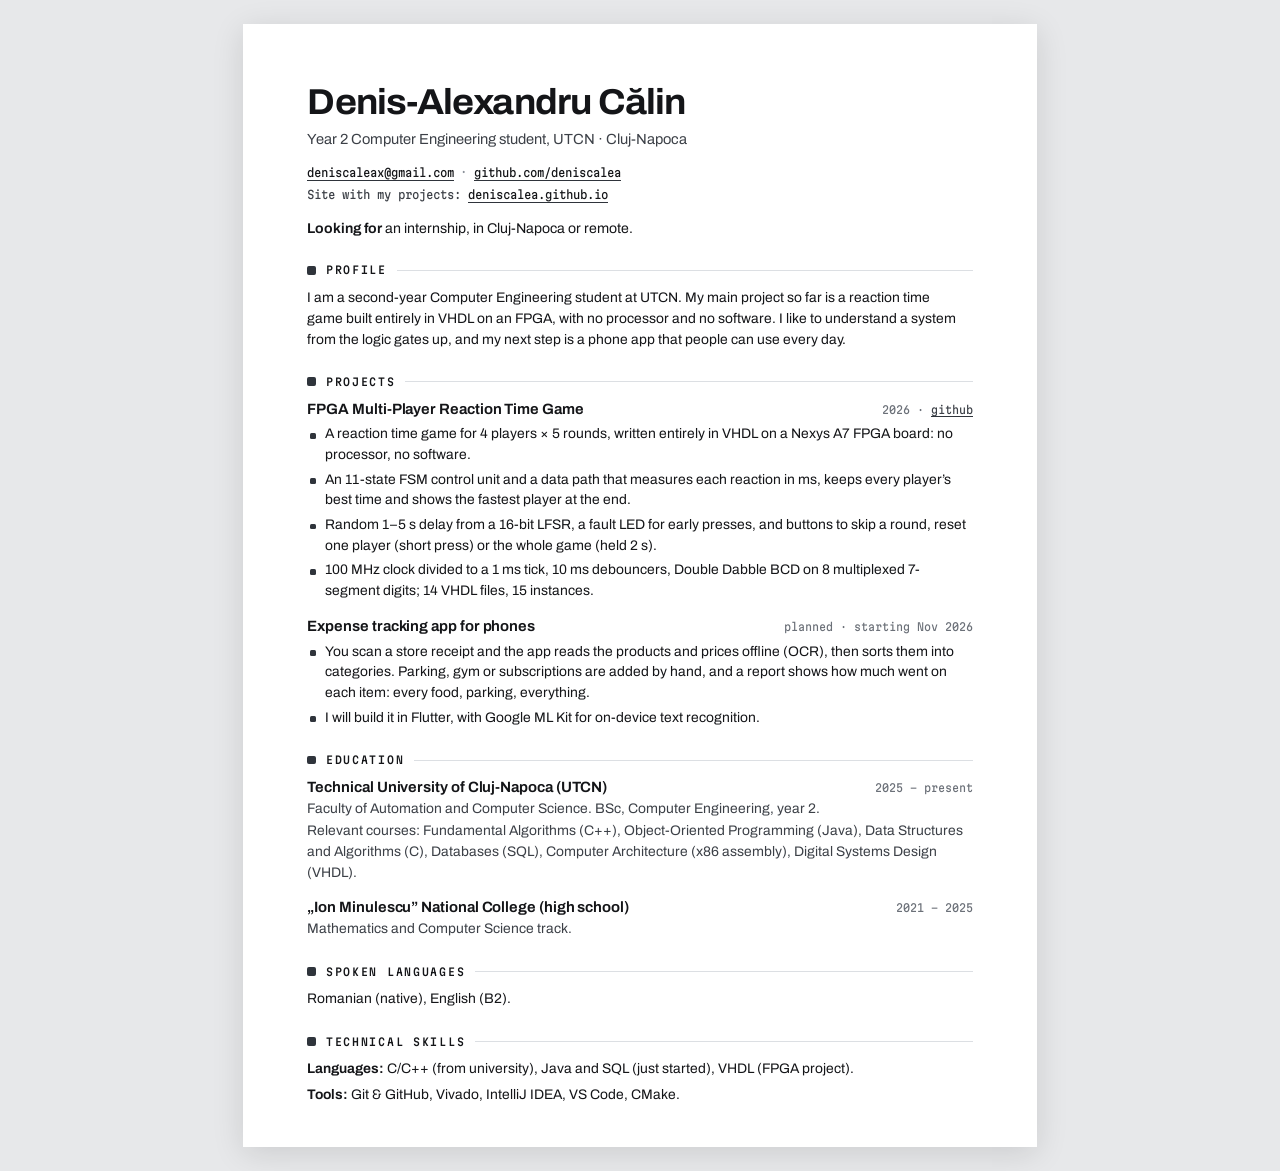
<file: cv/cv-en.html>
<!doctype html>
<html lang="en">
<head>
<meta charset="utf-8">
<meta name="viewport" content="width=device-width, initial-scale=1">
<title>Denis-Alexandru Călin · CV</title>
<link rel="preconnect" href="https://fonts.googleapis.com">
<link rel="preconnect" href="https://fonts.gstatic.com" crossorigin>
<link href="https://fonts.googleapis.com/css2?family=Archivo:wdth,wght@62..125,100..900&family=Martian+Mono:wdth,wght@75..112.5,300..600&display=block" rel="stylesheet">
<link rel="stylesheet" href="cv.css">
<script>if (/[?&]print/.test(location.search)) document.documentElement.className = 'shot';</script>
</head>
<body>
<main class="page">

  <header>
    <h1 class="name">Denis-Alexandru Călin</h1>
    <p class="title">Year 2 Computer Engineering student, UTCN · Cluj-Napoca</p>
    <div class="contacts mono">
      <p><a class="ul" href="mailto:deniscaleax@gmail.com">deniscaleax@gmail.com</a><span class="sep">·</span><a class="ul" href="https://github.com/deniscalea">github.com/deniscalea</a></p>
      <p>Site with my projects: <a class="ul" href="https://deniscalea.github.io">deniscalea.github.io</a></p>
    </div>
    <p class="seek"><b>Looking for</b> an internship, in Cluj-Napoca or remote.</p>
  </header>

  <section class="sec">
    <h2 class="sec-h">Profile</h2>
    <p class="profile">
      I am a second-year Computer Engineering student at UTCN. My main project so far is a reaction time game
      built entirely in VHDL on an FPGA, with no processor and no software. I like to understand a system from
      the logic gates up, and my next step is a phone app that people can use every day.
    </p>
  </section>

  <section class="sec">
    <h2 class="sec-h">Projects</h2>
    <div class="item">
      <div class="item-head">
        <h3 class="item-title">FPGA Multi-Player Reaction Time Game</h3>
        <span class="meta">2026 · <a href="https://github.com/deniscalea/FPGA-Multi-Player-Reaction-Time-Game">github</a></span>
      </div>
      <ul class="points">
        <li>A reaction time game for 4 players × 5 rounds, written entirely in VHDL on a Nexys A7 FPGA board: no processor, no software.</li>
        <li>An 11-state FSM control unit and a data path that measures each reaction in ms, keeps every player’s best time and shows the fastest player at the end.</li>
        <li>Random 1–5 s delay from a 16-bit LFSR, a fault LED for early presses, and buttons to skip a round, reset one player (short press) or the whole game (held 2 s).</li>
        <li>100 MHz clock divided to a 1 ms tick, 10 ms debouncers, Double Dabble BCD on 8 multiplexed 7-segment digits; 14 VHDL files, 15 instances.</li>
      </ul>
    </div>
    <div class="item">
      <div class="item-head">
        <h3 class="item-title">Expense tracking app for phones</h3>
        <span class="meta">planned · starting Nov 2026</span>
      </div>
      <ul class="points">
        <li>You scan a store receipt and the app reads the products and prices offline (OCR), then sorts them into categories. Parking, gym or subscriptions are added by hand, and a report shows how much went on each item: every food, parking, everything.</li>
        <li>I will build it in Flutter, with Google ML Kit for on-device text recognition.</li>
      </ul>
    </div>
  </section>

  <section class="sec">
    <h2 class="sec-h">Education</h2>
    <div class="item">
      <div class="item-head">
        <h3 class="item-title">Technical University of Cluj-Napoca (UTCN)</h3>
        <span class="meta">2025 – present</span>
      </div>
      <p class="sub">Faculty of Automation and Computer Science. BSc, Computer Engineering, year 2.</p>
      <p class="sub">Relevant courses: Fundamental Algorithms (C++), Object-Oriented Programming (Java), Data Structures and Algorithms (C), Databases (SQL), Computer Architecture (x86 assembly), Digital Systems Design (VHDL).</p>
    </div>
    <div class="item">
      <div class="item-head">
        <h3 class="item-title">„Ion Minulescu” National College (high school)</h3>
        <span class="meta">2021 – 2025</span>
      </div>
      <p class="sub">Mathematics and Computer Science track.</p>
    </div>
  </section>

  <section class="sec">
    <h2 class="sec-h">Spoken languages</h2>
    <p>Romanian (native), English (B2).</p>
  </section>

  <section class="sec">
    <h2 class="sec-h">Technical skills</h2>
    <div class="skills">
      <p><b>Languages:</b> C/C++ (from university), Java and SQL (just started), VHDL (FPGA project).</p>
      <p><b>Tools:</b> Git &amp; GitHub, Vivado, IntelliJ IDEA, VS Code, CMake.</p>
    </div>
  </section>

</main>
</body>
</html>
</file>
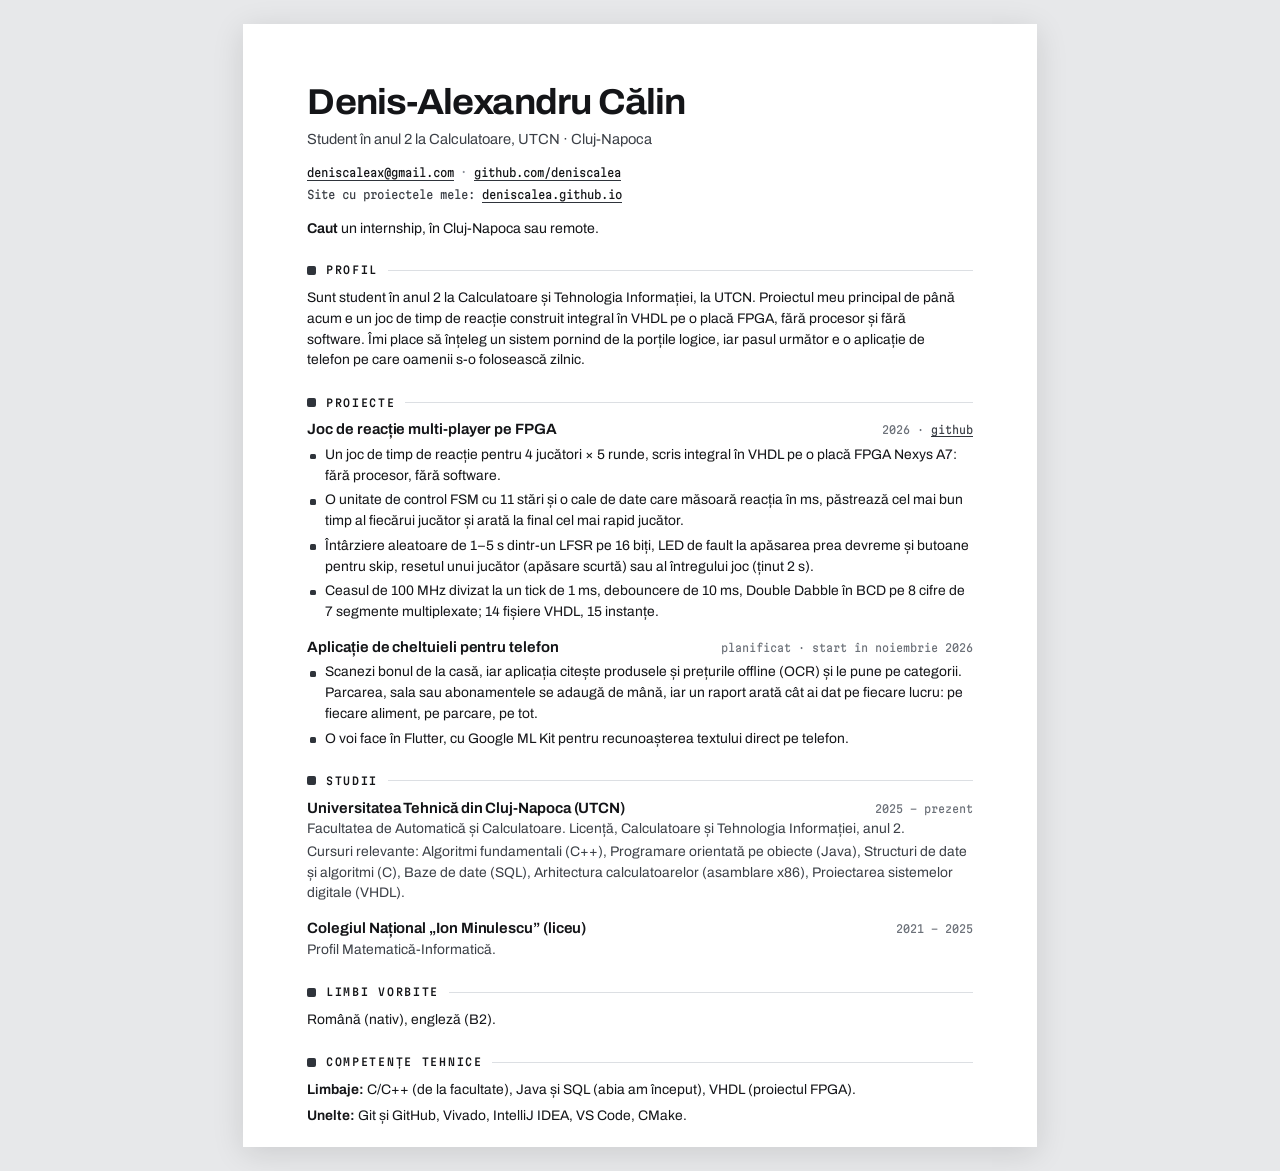
<file: cv/cv-ro.html>
<!doctype html>
<html lang="ro">
<head>
<meta charset="utf-8">
<meta name="viewport" content="width=device-width, initial-scale=1">
<title>Denis-Alexandru Călin · CV</title>
<link rel="preconnect" href="https://fonts.googleapis.com">
<link rel="preconnect" href="https://fonts.gstatic.com" crossorigin>
<link href="https://fonts.googleapis.com/css2?family=Archivo:wdth,wght@62..125,100..900&family=Martian+Mono:wdth,wght@75..112.5,300..600&display=block" rel="stylesheet">
<link rel="stylesheet" href="cv.css">
<script>if (/[?&]print/.test(location.search)) document.documentElement.className = 'shot';</script>
</head>
<body>
<main class="page">

  <header>
    <h1 class="name">Denis-Alexandru Călin</h1>
    <p class="title">Student în anul 2 la Calculatoare, UTCN · Cluj-Napoca</p>
    <div class="contacts mono">
      <p><a class="ul" href="mailto:deniscaleax@gmail.com">deniscaleax@gmail.com</a><span class="sep">·</span><a class="ul" href="https://github.com/deniscalea">github.com/deniscalea</a></p>
      <p>Site cu proiectele mele: <a class="ul" href="https://deniscalea.github.io">deniscalea.github.io</a></p>
    </div>
    <p class="seek"><b>Caut</b> un internship, în Cluj-Napoca sau remote.</p>
  </header>

  <section class="sec">
    <h2 class="sec-h">Profil</h2>
    <p class="profile">
      Sunt student în anul 2 la Calculatoare și Tehnologia Informației, la UTCN. Proiectul meu principal de până acum
      e un joc de timp de reacție construit integral în VHDL pe o placă FPGA, fără procesor și fără software. Îmi place
      să înțeleg un sistem pornind de la porțile logice, iar pasul următor e o aplicație de telefon pe care oamenii s-o folosească zilnic.
    </p>
  </section>

  <section class="sec">
    <h2 class="sec-h">Proiecte</h2>
    <div class="item">
      <div class="item-head">
        <h3 class="item-title">Joc de reacție multi-player pe FPGA</h3>
        <span class="meta">2026 · <a href="https://github.com/deniscalea/FPGA-Multi-Player-Reaction-Time-Game">github</a></span>
      </div>
      <ul class="points">
        <li>Un joc de timp de reacție pentru 4 jucători × 5 runde, scris integral în VHDL pe o placă FPGA Nexys A7: fără procesor, fără software.</li>
        <li>O unitate de control FSM cu 11 stări și o cale de date care măsoară reacția în ms, păstrează cel mai bun timp al fiecărui jucător și arată la final cel mai rapid jucător.</li>
        <li>Întârziere aleatoare de 1–5 s dintr-un LFSR pe 16 biți, LED de fault la apăsarea prea devreme și butoane pentru skip, resetul unui jucător (apăsare scurtă) sau al întregului joc (ținut 2 s).</li>
        <li>Ceasul de 100 MHz divizat la un tick de 1 ms, debouncere de 10 ms, Double Dabble în BCD pe 8 cifre de 7 segmente multiplexate; 14 fișiere VHDL, 15 instanțe.</li>
      </ul>
    </div>
    <div class="item">
      <div class="item-head">
        <h3 class="item-title">Aplicație de cheltuieli pentru telefon</h3>
        <span class="meta">planificat · start în noiembrie 2026</span>
      </div>
      <ul class="points">
        <li>Scanezi bonul de la casă, iar aplicația citește produsele și prețurile offline (OCR) și le pune pe categorii. Parcarea, sala sau abonamentele se adaugă de mână, iar un raport arată cât ai dat pe fiecare lucru: pe fiecare aliment, pe parcare, pe tot.</li>
        <li>O voi face în Flutter, cu Google ML Kit pentru recunoașterea textului direct pe telefon.</li>
      </ul>
    </div>
  </section>

  <section class="sec">
    <h2 class="sec-h">Studii</h2>
    <div class="item">
      <div class="item-head">
        <h3 class="item-title">Universitatea Tehnică din Cluj-Napoca (UTCN)</h3>
        <span class="meta">2025 – prezent</span>
      </div>
      <p class="sub">Facultatea de Automatică și Calculatoare. Licență, Calculatoare și Tehnologia Informației, anul 2.</p>
      <p class="sub">Cursuri relevante: Algoritmi fundamentali (C++), Programare orientată pe obiecte (Java), Structuri de date și algoritmi (C), Baze de date (SQL), Arhitectura calculatoarelor (asamblare x86), Proiectarea sistemelor digitale (VHDL).</p>
    </div>
    <div class="item">
      <div class="item-head">
        <h3 class="item-title">Colegiul Național „Ion Minulescu” (liceu)</h3>
        <span class="meta">2021 – 2025</span>
      </div>
      <p class="sub">Profil Matematică-Informatică.</p>
    </div>
  </section>

  <section class="sec">
    <h2 class="sec-h">Limbi vorbite</h2>
    <p>Română (nativ), engleză (B2).</p>
  </section>

  <section class="sec">
    <h2 class="sec-h">Competențe tehnice</h2>
    <div class="skills">
      <p><b>Limbaje:</b> C/C++ (de la facultate), Java și SQL (abia am început), VHDL (proiectul FPGA).</p>
      <p><b>Unelte:</b> Git și GitHub, Vivado, IntelliJ IDEA, VS Code, CMake.</p>
    </div>
  </section>

</main>
</body>
</html>
</file>
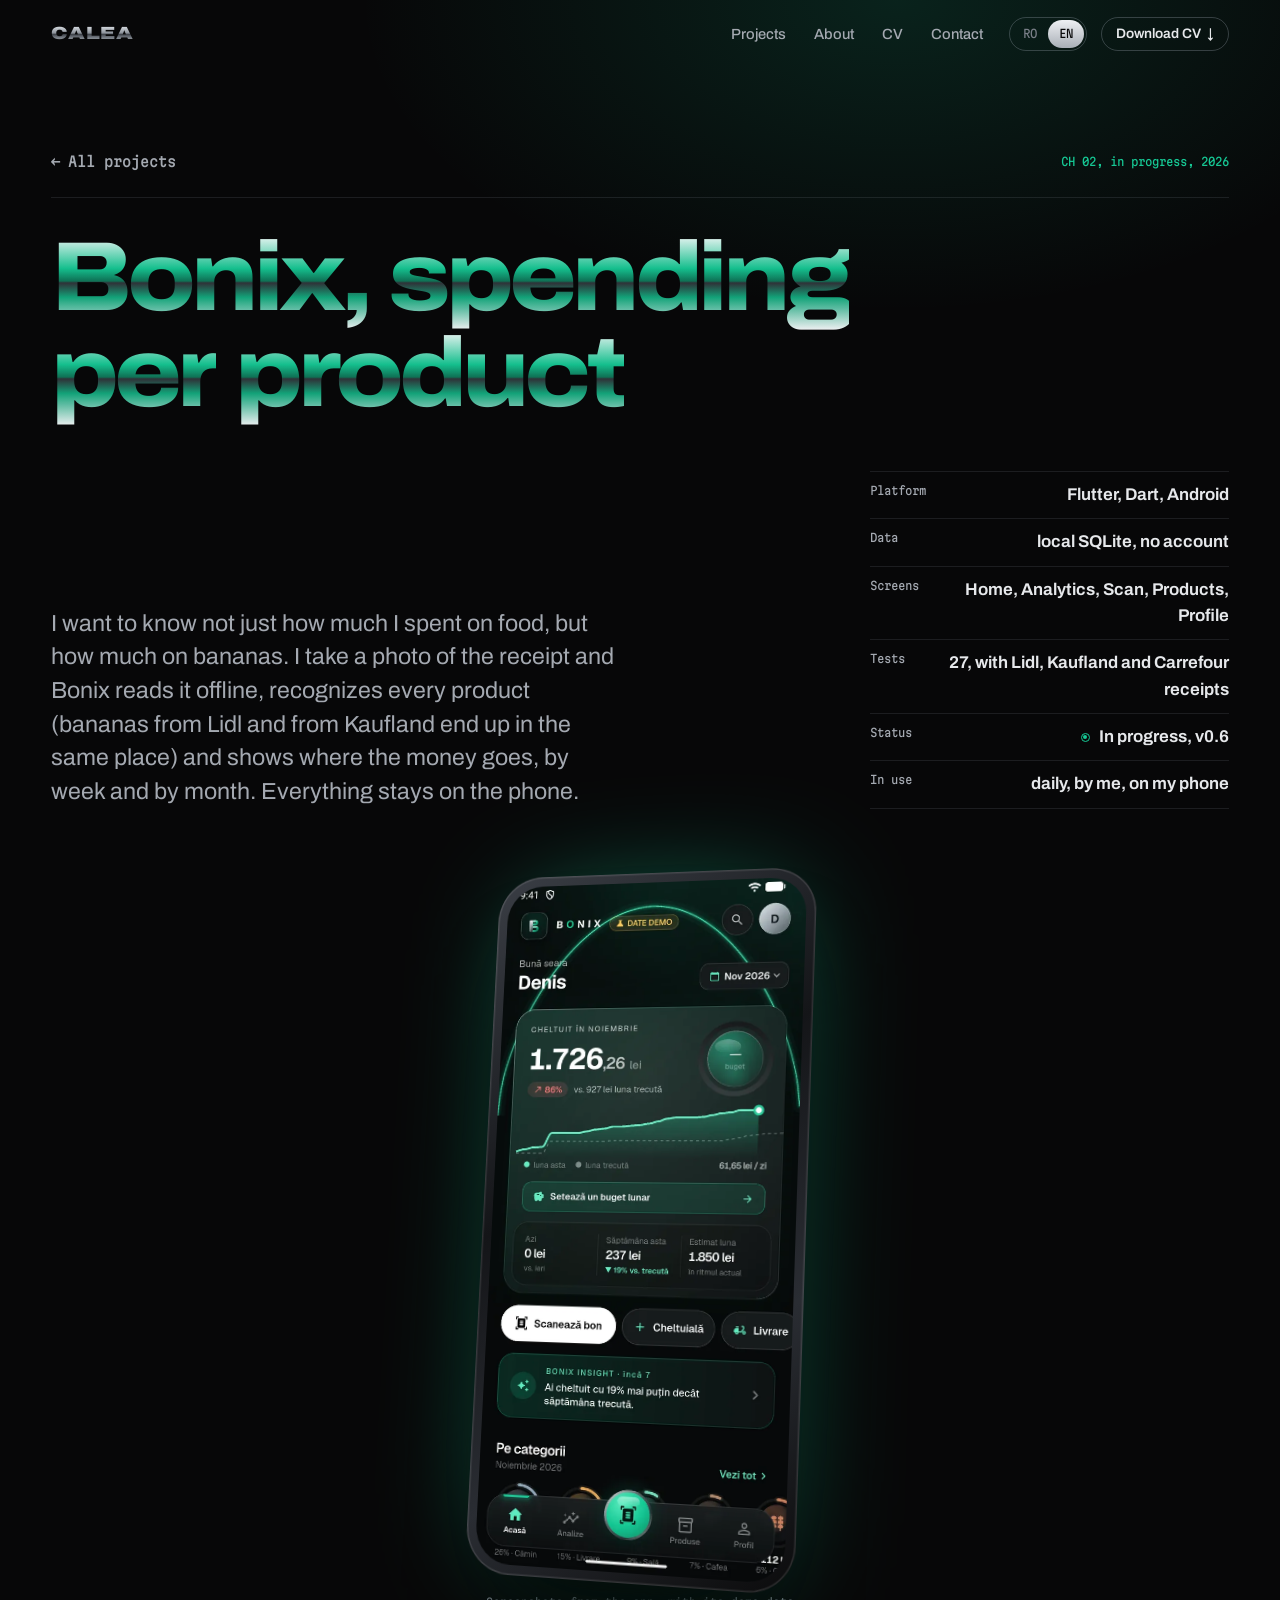
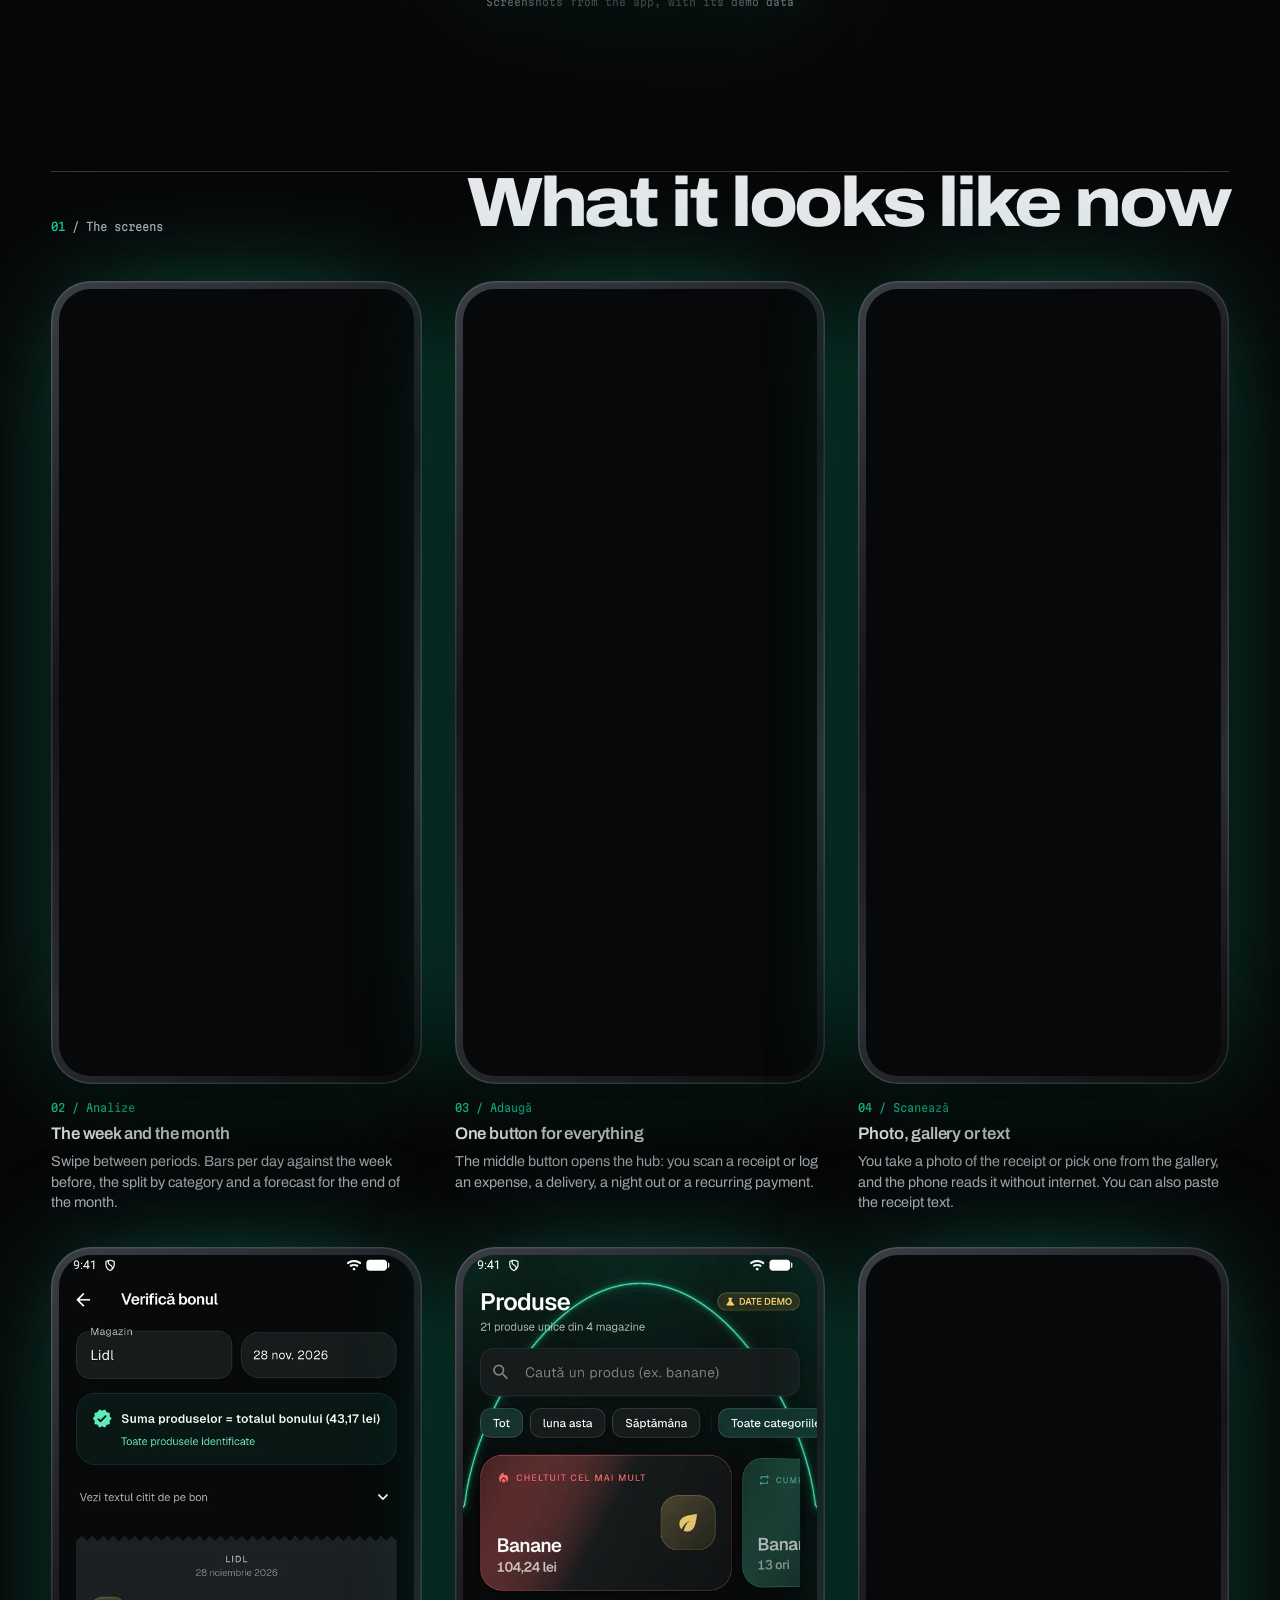
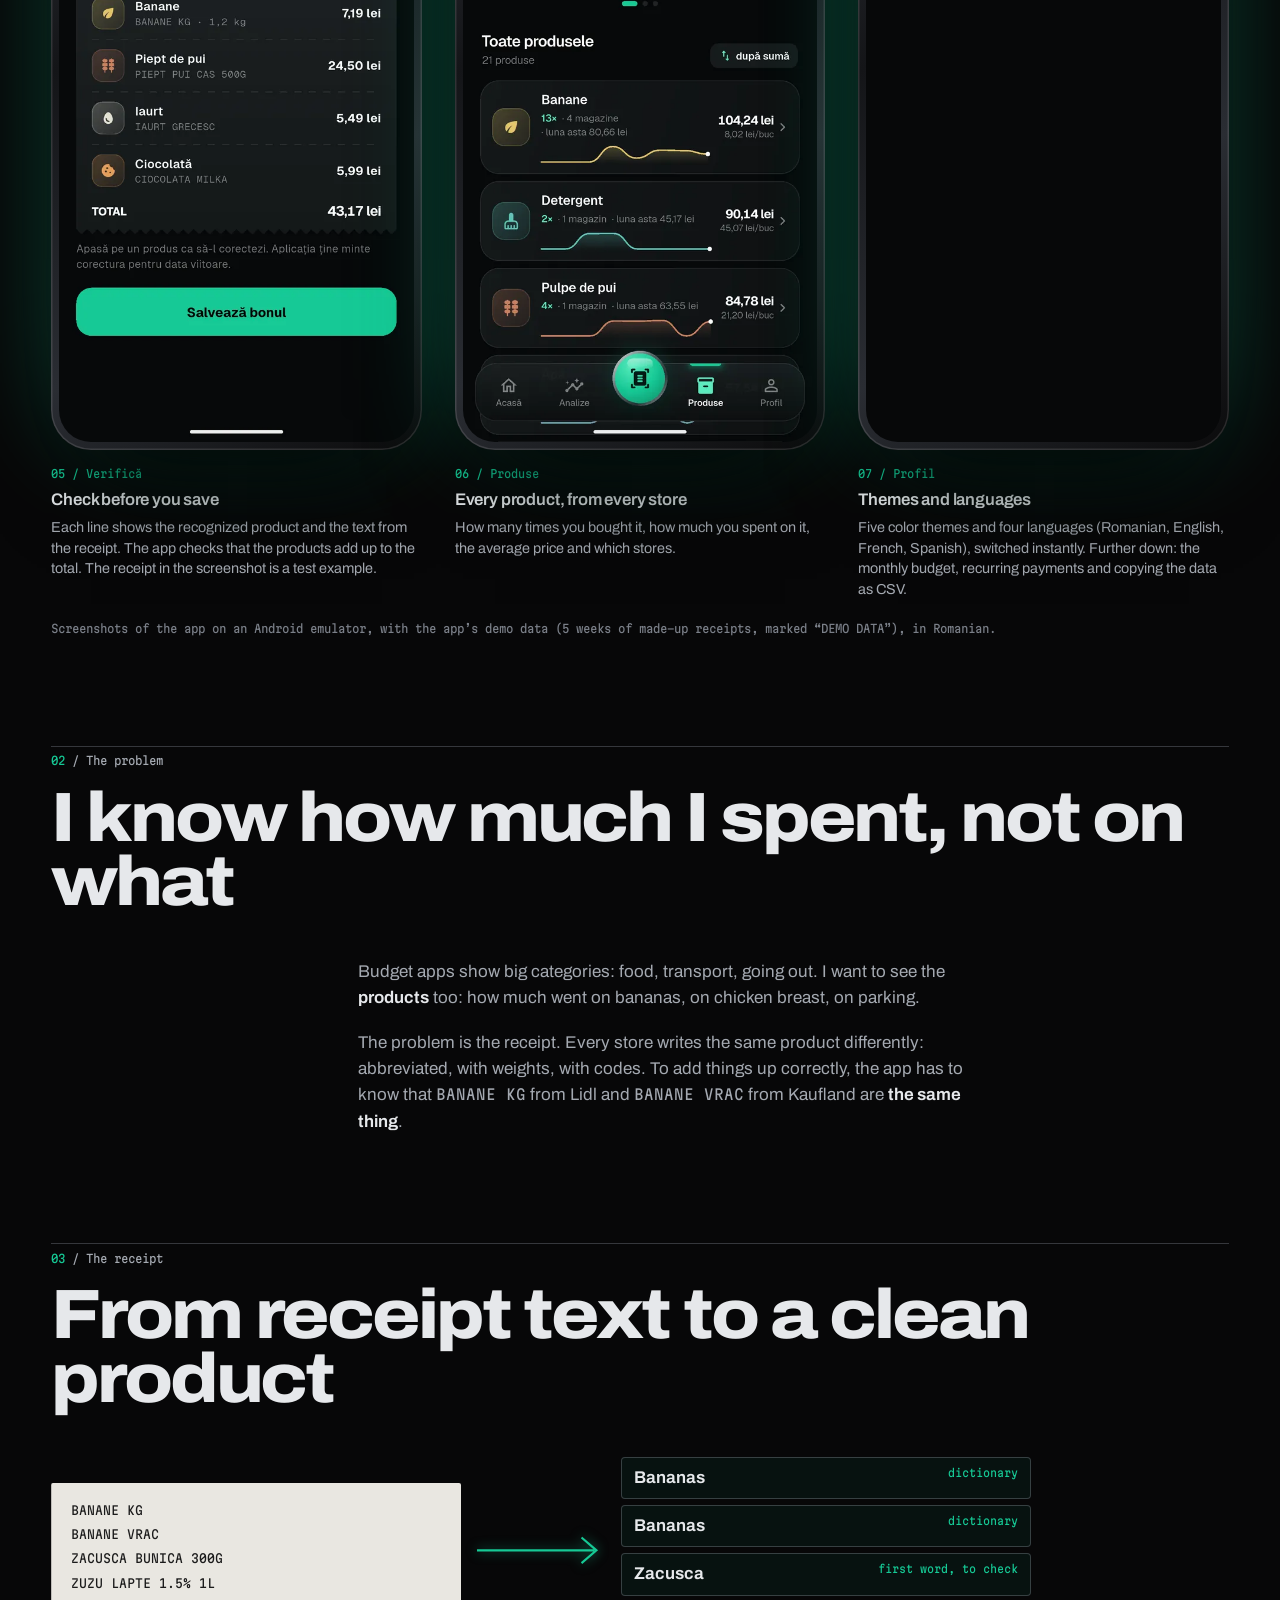
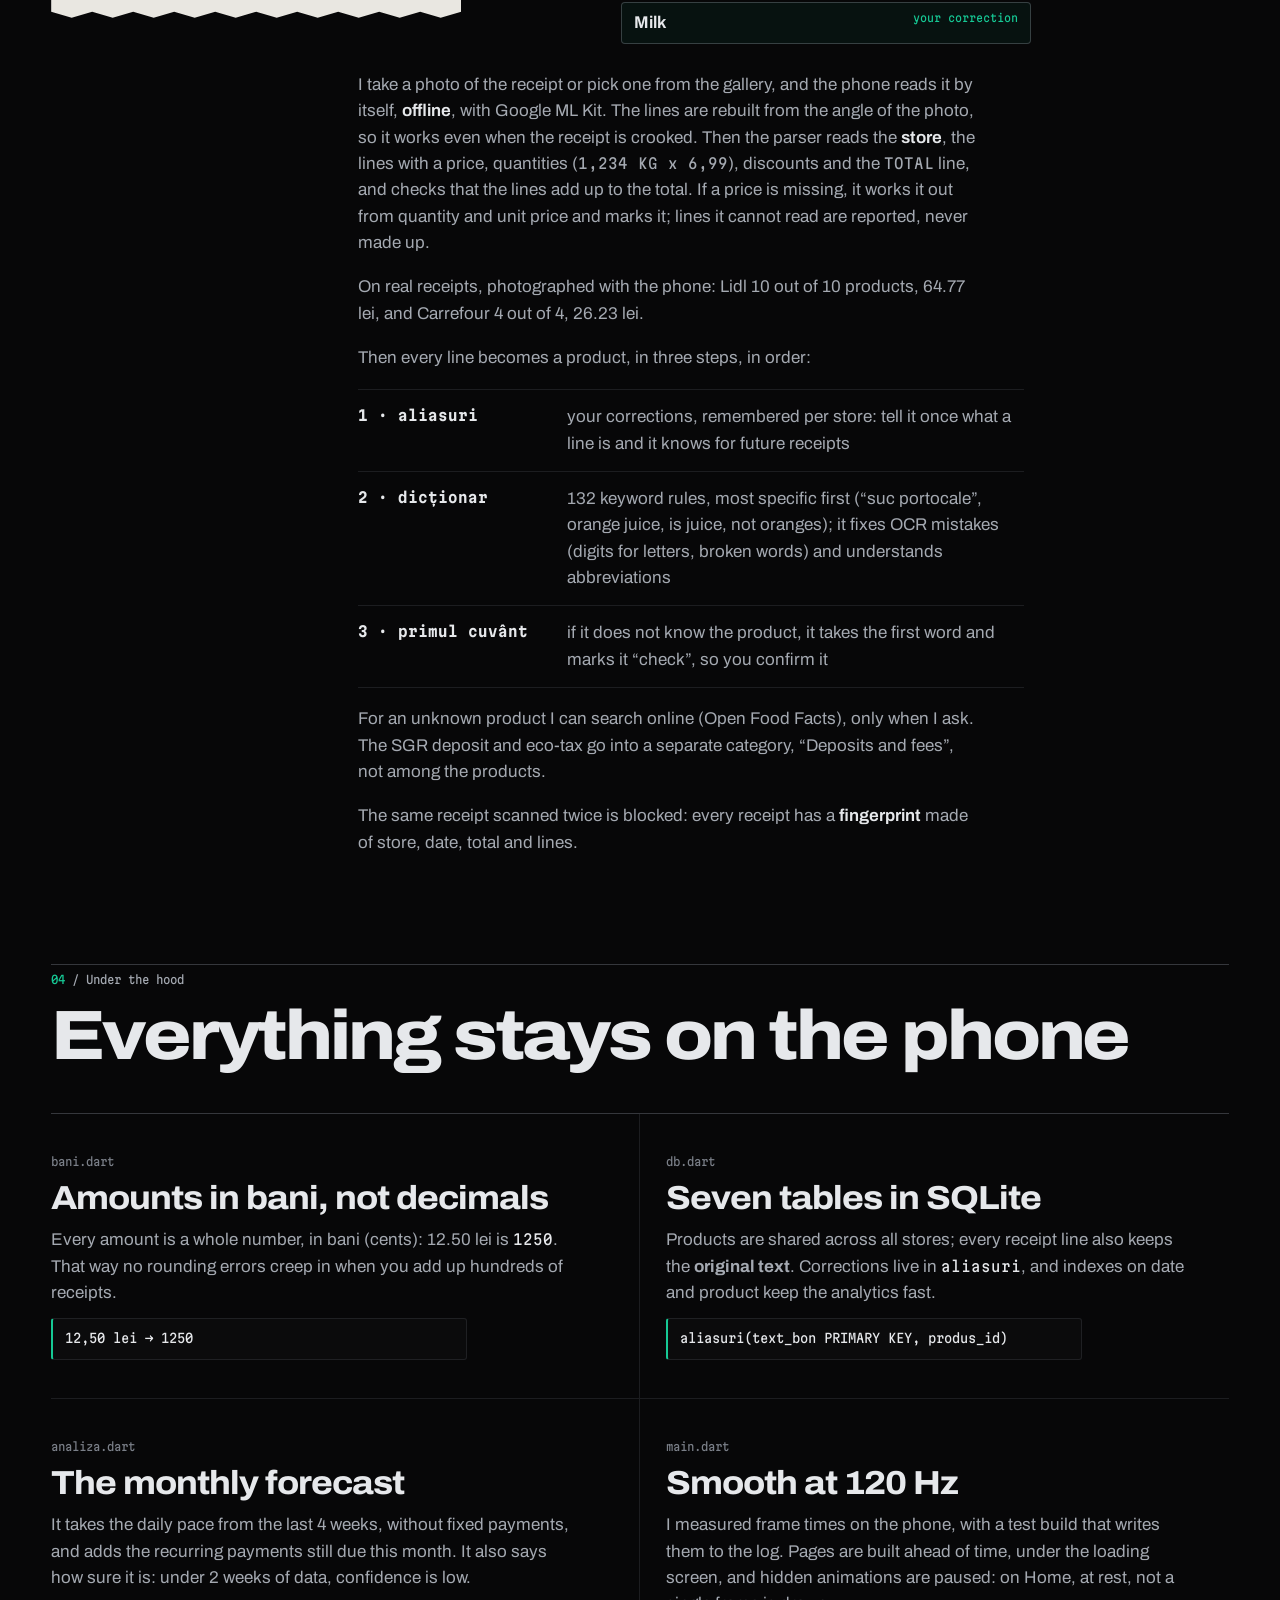
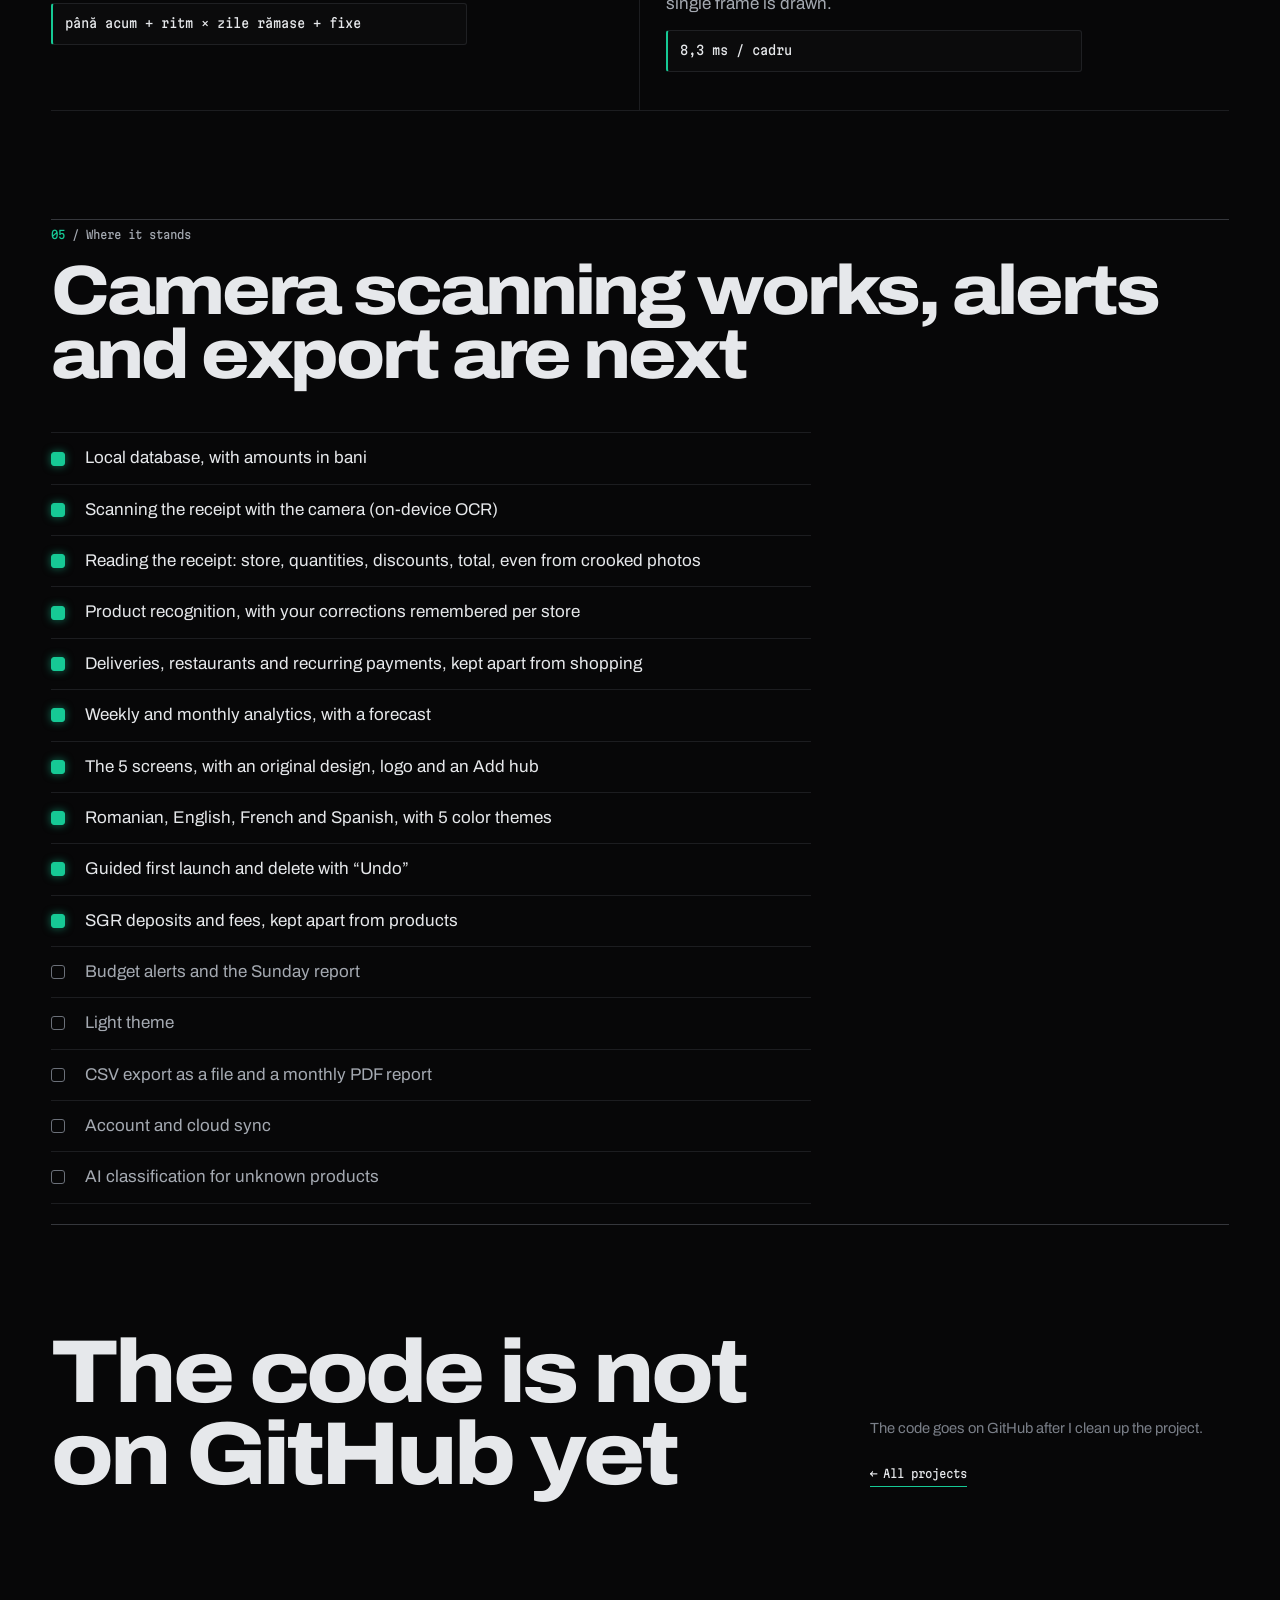
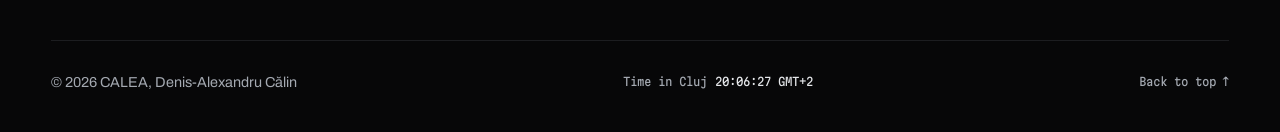
<file: proiecte/bonix.html>
<!doctype html>
<html lang="ro" data-base="../"
      data-en-title="Bonix · Expense app · CALEA"
      data-en-desc="Bonix, a Flutter app that tracks spending per product: what it looks like now, how it reads a receipt, what is under the hood and where it stands."
      data-en-og="Bonix, a Flutter app that tracks spending per product: screens, receipt parsing and where it stands.">
<head>
  <meta charset="utf-8">
  <meta name="viewport" content="width=device-width, initial-scale=1">
  <title>Bonix · Aplicație de cheltuieli · CALEA</title>
  <meta name="description" content="Bonix, o aplicație Flutter care ține cheltuielile pe fiecare produs: cum arată acum, cum citește bonul, ce e sub capotă și stadiul proiectului.">
  <meta name="author" content="Denis-Alexandru Călin">
  <meta name="color-scheme" content="dark">
  <meta name="theme-color" content="#070708">
  <link rel="canonical" href="https://deniscalea.github.io/proiecte/bonix.html">

  <meta property="og:type" content="article">
  <meta property="og:site_name" content="CALEA">
  <meta property="og:url" content="https://deniscalea.github.io/proiecte/bonix.html">
  <meta property="og:locale" content="ro_RO">
  <meta property="og:locale:alternate" content="en_US">
  <meta property="og:title" content="Bonix, cheltuieli pe fiecare produs · CALEA">
  <meta property="og:description" content="Bonix, o aplicație Flutter care ține cheltuielile pe fiecare produs, ecranele, citirea bonului și stadiul proiectului.">
  <meta property="og:image" content="https://deniscalea.github.io/assets/og.png">
  <meta property="og:image:width" content="1200">
  <meta property="og:image:height" content="630">
  <meta name="twitter:card" content="summary_large_image">
  <meta name="twitter:image" content="https://deniscalea.github.io/assets/og.png">

  <link rel="icon" href="../assets/favicon.svg" type="image/svg+xml">
  <link rel="preconnect" href="https://fonts.googleapis.com">
  <link rel="preconnect" href="https://fonts.gstatic.com" crossorigin>
  <link href="https://fonts.googleapis.com/css2?family=Archivo:wdth,wght@62..125,100..900&family=Martian+Mono:wdth,wght@75..112.5,300..600&display=swap" rel="stylesheet">
  <link rel="stylesheet" href="../assets/css/style.css?v=9">

  <script>
    (function () {
      var root = document.documentElement, lang = null;
      root.classList.add('js');
      try { lang = localStorage.getItem('lang'); } catch (e) {}
      if (lang !== 'ro' && lang !== 'en') lang = (navigator.language || 'en').toLowerCase().indexOf('ro') === 0 ? 'ro' : 'en';
      root.setAttribute('lang', lang);
    })();
  </script>
</head>
<body class="page-case tinted" style="--tint: 22 201 149">
  <a class="skip-link" href="#continut" data-i18n="skip">Sari la conținut</a>

  <header class="site-header">
    <nav class="nav wrap" aria-label="Navigație principală" data-i18n-aria="nav.aria">
      <a class="brand" href="../" aria-label="CALEA, pagina principală" data-i18n-aria="cs.brand">CALEA</a>

      <button class="nav-toggle" type="button" aria-expanded="false" aria-controls="meniu" aria-label="Deschide meniul" data-i18n-aria="menu.open">
        <span class="nav-toggle-bar" aria-hidden="true"></span>
        <span class="nav-toggle-bar" aria-hidden="true"></span>
      </button>

      <div class="nav-panel" id="meniu">
        <ul class="nav-links">
          <li><a href="../#proiecte" data-i18n="nav.projects">Proiecte</a></li>
          <li><a href="../#despre" data-i18n="nav.about">Despre</a></li>
          <li><a href="../#cv">CV</a></li>
          <li><a href="../#contact" data-i18n="nav.contact">Contact</a></li>
        </ul>
        <div class="nav-tools">
          <div class="lang-switch" role="group" aria-label="Limba site-ului" data-i18n-aria="lang.aria">
            <span class="lang-thumb" aria-hidden="true"></span>
            <button type="button" class="lang-btn mono" data-lang="ro" aria-pressed="true" lang="ro" aria-label="Română">RO</button>
            <button type="button" class="lang-btn mono" data-lang="en" aria-pressed="false" lang="en" aria-label="English">EN</button>
          </div>
          <a class="nav-cv" href="../assets/CV_Denis_Calin_RO.pdf" download data-cv><span data-i18n="nav.cv">Descarcă CV</span> <span aria-hidden="true">↓</span></a>
        </div>
      </div>
    </nav>
  </header>

  <main id="continut">


    <!-- ===== Deschidere ===== -->
    <section class="cs-hero" aria-labelledby="cs-titlu" data-reveal="once">
      <div class="wrap">
        <p class="cs-kicker mono rule-b"><a class="nav-back" href="../#p-app"><span class="arrow" aria-hidden="true">←</span><span data-i18n="cs.back">Toate proiectele</span></a><span data-i18n="bx.kicker">CH 02, în lucru, 2026</span></p>
        <h1 class="cs-title split" id="cs-titlu" data-i18n="p2.title">Bonix, cheltuieli pe fiecare produs</h1>
        <div class="cs-intro">
          <p class="cs-lede lift" data-i18n="p2.desc">Vreau să știu nu doar cât am dat pe mâncare, ci cât pe banane. Fac poză bonului și Bonix îl citește offline, recunoaște fiecare produs (bananele de la Lidl și cele de la Kaufland ajung în același loc) și arată unde se duc banii, pe săptămână și pe lună. Totul stă pe telefon.</p>
          <ul class="cs-facts lift">
            <li><span class="mono" data-i18n="p2.f1">Platformă</span><b>Flutter, Dart, Android</b></li>
            <li><span class="mono" data-i18n="p2.f2">Date</span><b data-i18n="p2.f2v">SQLite local, fără cont</b></li>
            <li><span class="mono" data-i18n="p2.f4">Ecrane</span><b data-i18n="p2.f4v">Acasă, Analize, Scanează, Produse, Profil</b></li>
            <li><span class="mono" data-i18n="bx.f6">Teste</span><b data-i18n="bx.f6v">27, cu bonuri Lidl, Kaufland și Carrefour</b></li>
            <li><span class="mono" data-i18n="bx.f5">Stadiu</span><b class="state"><span class="state-dot" aria-hidden="true"></span><span data-i18n="bx.f5v">În lucru, v0.6</span></b></li>
            <li><span class="mono" data-i18n="bx.f7">Folosită</span><b data-i18n="bx.f7v">zilnic, de mine, pe telefon</b></li>
          </ul>
        </div>
        <div class="cs-phone">
          <span class="phone">
            <span class="phone-shell"><img class="phone-shot" src="../assets/img/bonix-acasa.webp" width="600" height="1333" decoding="async"
                 alt="Bonix, ecranul Acasă: 1.726 lei cheltuiți în noiembrie, graficul lunii și categoriile" data-i18n-alt="ph.alt"></span>
            <span class="phone-cap mono" data-i18n="ph.cap">Capturi din aplicație, cu datele demo</span>
          </span>
        </div>
      </div>
    </section>

    <!-- ===== 01 Ecranele (capturi reale, emulator Android, datele demo din aplicație) ===== -->
    <section class="cs-sec" aria-labelledby="bx-ecrane" data-reveal="once">
      <div class="wrap">
        <header class="sec-head rule-t">
          <p class="sec-label mono"><span>01</span> / <span data-i18n="bx.s0">Ecranele</span></p>
          <h2 class="sec-title split" id="bx-ecrane" data-i18n="bx.h0">Cum arată acum</h2>
        </header>
        <div class="shots">
          <figure class="shot">
            <span class="phone-shell"><img class="phone-shot" src="../assets/img/bonix-analize.webp" width="600" height="1333" loading="lazy" decoding="async"
                 alt="Ecranul Analize: 237,30 lei săptămâna asta, cu 19% mai puțin decât cei 294 lei de săptămâna trecută, și bare pe zile" data-i18n-alt="bx.g1a"></span>
            <figcaption><span class="mono">02 / Analize</span><b data-i18n="bx.g1h">Săptămâna și luna</b><span data-i18n="bx.g1">Glisezi între perioade. Bare pe zile față de săptămâna dinainte, distribuția pe categorii și o prognoză pentru final de lună.</span></figcaption>
          </figure>
          <figure class="shot">
            <span class="phone-shell"><img class="phone-shot" src="../assets/img/bonix-hub.webp" width="600" height="1333" loading="lazy" decoding="async"
                 alt="Hubul Adaugă: Scanează bon, Cheltuială, Livrare, Ieșit în oraș și Plată recurentă" data-i18n-alt="bx.g5a"></span>
            <figcaption><span class="mono">03 / Adaugă</span><b data-i18n="bx.g5h">Un singur buton pentru tot</b><span data-i18n="bx.g5">Butonul din mijloc deschide hubul: scanezi un bon sau notezi o cheltuială, o livrare, o ieșire în oraș ori o plată recurentă.</span></figcaption>
          </figure>
          <figure class="shot">
            <span class="phone-shell"><img class="phone-shot" src="../assets/img/bonix-scan.webp" width="600" height="1333" loading="lazy" decoding="async"
                 alt="Ecranul Scanează bonul: un bon Lidl citit rând cu rând și butoanele Fă poză la bon, Din galerie și Scrie textul" data-i18n-alt="bx.g3a"></span>
            <figcaption><span class="mono">04 / Scanează</span><b data-i18n="bx.g3h">Poză, galerie sau text</b><span data-i18n="bx.g3">Faci poză bonului sau o alegi din galerie, iar telefonul o citește fără internet. Mai poți lipi și textul bonului.</span></figcaption>
          </figure>
          <figure class="shot">
            <span class="phone-shell"><img class="phone-shot" src="../assets/img/bonix-confirma.webp" width="600" height="1333" loading="lazy" decoding="async"
                 alt="Ecranul Verifică bonul: Lidl, patru produse recunoscute și suma lor egală cu totalul bonului, 43,17 lei" data-i18n-alt="bx.g6a"></span>
            <figcaption><span class="mono">05 / Verifică</span><b data-i18n="bx.g6h">Verifici înainte să salvezi</b><span data-i18n="bx.g6">Fiecare rând arată produsul recunoscut și textul de pe bon. Aplicația verifică dacă suma produselor e egală cu totalul. Bonul din captură e un exemplu de test.</span></figcaption>
          </figure>
          <figure class="shot">
            <span class="phone-shell"><img class="phone-shot" src="../assets/img/bonix-produse.webp" width="600" height="1333" loading="lazy" decoding="async"
                 alt="Ecranul Produse: 21 de produse din 4 magazine, primul fiind Banane, cumpărate de 13 ori, 104,24 lei" data-i18n-alt="bx.g2a"></span>
            <figcaption><span class="mono">06 / Produse</span><b data-i18n="bx.g2h">Fiecare produs, din toate magazinele</b><span data-i18n="bx.g2">De câte ori l-ai cumpărat, cât ai dat pe el, prețul mediu și din ce magazine.</span></figcaption>
          </figure>
          <figure class="shot">
            <span class="phone-shell"><img class="phone-shot" src="../assets/img/bonix-profil.webp" width="600" height="1333" loading="lazy" decoding="async"
                 alt="Ecranul Profil, secțiunea Aspect: temele de culoare Smarald, Roz, Roșu și Albastru, apoi limbile Română, English, Français și Español; deasupra, 54 de tranzacții, 17 bonuri și 21 de produse" data-i18n-alt="bx.g4a"></span>
            <figcaption><span class="mono">07 / Profil</span><b data-i18n="bx.g4h">Teme și limbi</b><span data-i18n="bx.g4">Cinci teme de culoare și patru limbi (română, engleză, franceză, spaniolă), schimbate pe loc. Mai jos: bugetul lunar, plățile recurente și copierea datelor ca CSV.</span></figcaption>
          </figure>
        </div>
        <p class="shots-note mono" data-i18n="bx.gnote">Capturi din aplicație pe un emulator Android, cu datele demo din aplicație (5 săptămâni de bonuri inventate, marcate „DATE DEMO”), în română.</p>
      </div>
    </section>

    <!-- ===== 02 Problema ===== -->
    <section class="cs-sec" aria-labelledby="bx-problema" data-reveal="once">
      <div class="wrap">
        <header class="sec-head rule-t">
          <p class="sec-label mono"><span>02</span> / <span data-i18n="cs.s1">Problema</span></p>
          <h2 class="sec-title split" id="bx-problema" data-i18n="bx.h1">Știu cât am cheltuit, nu și pe ce</h2>
        </header>
        <div class="cs-body">
          <div class="cs-col lift">
            <p data-i18n-html="bx.p1a">Aplicațiile de buget arată categorii mari: mâncare, transport, ieșiri. Eu vreau să văd și <strong>produsele</strong>: cât am dat pe banane, cât pe piept de pui, cât pe parcare.</p>
            <p data-i18n-html="bx.p1b">Problema e bonul. Fiecare magazin scrie același produs altfel: prescurtat, cu gramaj, cu coduri. Ca să adune corect, aplicația trebuie să știe că <code>BANANE KG</code> de la Lidl și <code>BANANE VRAC</code> de la Kaufland sunt <strong>același lucru</strong>.</p>
          </div>
        </div>
      </div>
    </section>

    <!-- ===== 03 Cum citește bonul ===== -->
    <section class="cs-sec" aria-labelledby="bx-bon" data-reveal="once">
      <div class="wrap">
        <header class="sec-head rule-t">
          <p class="sec-label mono"><span>03</span> / <span data-i18n="bx.s2">Bonul</span></p>
          <h2 class="sec-title split" id="bx-bon" data-i18n="bx.h2">Din text de bon, un produs curat</h2>
        </header>
        <div class="receipt lift">
          <ol class="rc-in mono" aria-label="Text de pe bon" data-i18n-aria="p2.rcIn">
            <li>BANANE KG</li><li>BANANE VRAC</li><li>ZACUSCA BUNICA 300G</li><li>ZUZU LAPTE 1.5% 1L</li>
          </ol>
          <div class="rc-arrow" aria-hidden="true"><svg viewBox="0 0 120 40"><path d="M0 20H110M98 8L112 20L98 32"/></svg></div>
          <ol class="rc-out" aria-label="Produs curat" data-i18n-aria="p2.rcOut">
            <li><b data-i18n="ph.o1">Banane</b><span class="mono" data-i18n="bx.via2">dicționar</span></li>
            <li><b data-i18n="ph.o1">Banane</b><span class="mono" data-i18n="bx.via2">dicționar</span></li>
            <li><b data-i18n="bx.o4">Zacusca</b><span class="mono" data-i18n="bx.via3">primul cuvânt, de verificat</span></li>
            <li><b data-i18n="bx.o3">Lapte</b><span class="mono" data-i18n="bx.via1">corectura ta</span></li>
          </ol>
        </div>
        <div class="cs-body">
          <div class="cs-col lift">
            <p data-i18n-html="bx.p2a">Fac poză bonului sau o aleg din galerie, iar telefonul o citește singur, <strong>offline</strong>, cu Google ML Kit. Rândurile se reconstruiesc după unghiul pozei, deci merge și când bonul e strâmb. Apoi parserul citește <strong>magazinul</strong>, rândurile cu preț, cantitățile (<code>1,234 KG x 6,99</code>), reducerile și linia <code>TOTAL</code>, și verifică dacă rândurile adună cât totalul. Dacă un preț lipsește, îl calculează din cantitate și preț unitar și îl marchează; rândurile pe care nu le poate citi le raportează, nu le inventează.</p>
            <p data-i18n="bx.p2r">Pe bonuri reale, fotografiate cu telefonul: Lidl 10 din 10 produse, 64,77 lei, și Carrefour 4 din 4, 26,23 lei.</p>
            <p data-i18n="bx.p2b">Pe urmă fiecare rând devine un produs, în trei pași, în ordine:</p>
            <ul class="cs-list">
              <li><code>1 · aliasuri</code><span data-i18n="bx.c1">corecturile tale, ținute minte pe magazin: îi spui o dată ce e un rând și știe la bonurile viitoare</span></li>
              <li><code>2 · dicționar</code><span data-i18n="bx.c2">132 de reguli cu cuvinte-cheie, cele mai specifice primele (un „suc portocale” e suc, nu portocale); repară greșeli de OCR (cifre în loc de litere, cuvinte rupte) și înțelege prescurtările</span></li>
              <li><code>3 · primul cuvânt</code><span data-i18n="bx.c3">dacă nu știe produsul, ia primul cuvânt și îl marchează „verifică”, ca să-l confirmi tu</span></li>
            </ul>
            <p data-i18n="bx.p2d">Pentru un produs necunoscut pot căuta online (Open Food Facts), doar când cer eu. Garanția SGR și ecotaxa ajung într-o categorie separată, „Garanții și taxe”, nu printre produse.</p>
            <p data-i18n-html="bx.p2c">Același bon scanat de două ori e blocat: fiecare bon are o <strong>amprentă</strong> din magazin, dată, total și rânduri.</p>
          </div>
        </div>
      </div>
    </section>

    <!-- ===== 04 Sub capotă ===== -->
    <section class="cs-sec" aria-labelledby="bx-date" data-reveal="once">
      <div class="wrap">
        <header class="sec-head rule-t">
          <p class="sec-label mono"><span>04</span> / <span data-i18n="bx.s3">Sub capotă</span></p>
          <h2 class="sec-title split" id="bx-date" data-i18n="bx.h3">Totul stă pe telefon</h2>
        </header>
        <div class="tech lift">
          <article>
            <p class="mono">bani.dart</p>
            <h3 data-i18n="bx.t1h">Sume în bani, nu în zecimale</h3>
            <p data-i18n-html="bx.t1">Toate sumele sunt numere întregi, în bani: 12,50 lei e <code>1250</code>. Așa nu apar erori de rotunjire când aduni sute de bonuri.</p>
            <p class="eq">12,50 lei → 1250</p>
          </article>
          <article>
            <p class="mono">db.dart</p>
            <h3 data-i18n="bx.t2h">Șapte tabele în SQLite</h3>
            <p data-i18n-html="bx.t2">Produsele sunt comune tuturor magazinelor; fiecare rând de bon păstrează și <strong>textul original</strong>. Corecturile stau în <code>aliasuri</code>, iar indexurile pe dată și pe produs țin analizele rapide.</p>
            <p class="eq">aliasuri(text_bon PRIMARY KEY, produs_id)</p>
          </article>
          <article>
            <p class="mono">analiza.dart</p>
            <h3 data-i18n="bx.t3h">Prognoza pe lună</h3>
            <p data-i18n="bx.t3">Ia ritmul zilnic din ultimele 4 săptămâni, fără plățile fixe, și adaugă plățile recurente care mai urmează luna asta. Spune și cât de sigură e: sub 2 săptămâni de date, încrederea e scăzută.</p>
            <p class="eq">până acum + ritm × zile rămase + fixe</p>
          </article>
          <article>
            <p class="mono">main.dart</p>
            <h3 data-i18n="bx.t4h">Fluidă la 120 Hz</h3>
            <p data-i18n="bx.t4">Am măsurat timpii de cadru pe telefon, cu un build de test care îi scrie în log. Paginile se construiesc dinainte, sub ecranul de încărcare, și animațiile ascunse sunt oprite: pe Acasă, în repaus, nu se desenează niciun cadru.</p>
            <p class="eq">8,3 ms / cadru</p>
          </article>
        </div>
      </div>
    </section>

    <!-- ===== 05 Unde e acum ===== -->
    <section class="cs-sec" aria-labelledby="bx-acum" data-reveal="once">
      <div class="wrap">
        <header class="sec-head rule-t">
          <p class="sec-label mono"><span>05</span> / <span data-i18n="p2.s2">Unde e acum</span></p>
          <h2 class="sec-title split" id="bx-acum" data-i18n="bx.h4">Scanarea cu camera merge, urmează alertele și exportul</h2>
        </header>
        <ul class="todo lift">
          <li class="is-done"><i aria-hidden="true"></i><span data-i18n="bx.d1">Baza de date locală, cu sumele în bani</span></li>
          <li class="is-done"><i aria-hidden="true"></i><span data-i18n="p2.d5">Scanarea bonului cu camera (OCR pe telefon)</span></li>
          <li class="is-done"><i aria-hidden="true"></i><span data-i18n="bx.d2">Citirea bonului: magazin, cantități, reduceri, total, chiar și din poze strâmbe</span></li>
          <li class="is-done"><i aria-hidden="true"></i><span data-i18n="bx.d3">Recunoașterea produselor, cu corecturile tale ținute minte pe magazin</span></li>
          <li class="is-done"><i aria-hidden="true"></i><span data-i18n="bx.d4">Livrări, restaurante și plăți recurente, separat de cumpărături</span></li>
          <li class="is-done"><i aria-hidden="true"></i><span data-i18n="bx.d5">Analize pe săptămână și lună, cu prognoză</span></li>
          <li class="is-done"><i aria-hidden="true"></i><span data-i18n="bx.d6">Cele 5 ecrane, cu design propriu, logo și hub de adăugare</span></li>
          <li class="is-done"><i aria-hidden="true"></i><span data-i18n="bx.d9">Română, engleză, franceză și spaniolă, cu 5 teme de culoare</span></li>
          <li class="is-done"><i aria-hidden="true"></i><span data-i18n="bx.d10">Prima pornire ghidată și ștergere cu „Anulează”</span></li>
          <li class="is-done"><i aria-hidden="true"></i><span data-i18n="bx.d11">Garanțiile SGR și taxele, separate de produse</span></li>
          <li><i aria-hidden="true"></i><span data-i18n="bx.d7">Alerte de buget și raportul de duminică</span></li>
          <li><i aria-hidden="true"></i><span data-i18n="bx.d8">Temă luminoasă</span></li>
          <li><i aria-hidden="true"></i><span data-i18n="bx.d12">Export CSV ca fișier și raport lunar PDF</span></li>
          <li><i aria-hidden="true"></i><span data-i18n="bx.d13">Cont și sincronizare în cloud</span></li>
          <li><i aria-hidden="true"></i><span data-i18n="bx.d14">Clasificare cu AI pentru produsele necunoscute</span></li>
        </ul>
      </div>
    </section>

    <!-- ===== Final ===== -->
    <section class="wrap" aria-labelledby="cs-final" data-reveal="once">
      <div class="cs-end rule-t">
        <h2 class="cs-end-title split" id="cs-final" data-i18n="bx.end">Codul nu e încă pe GitHub</h2>
        <div class="cs-end-actions lift">
          <p class="work-note" data-i18n="p2.note">Codul ajunge pe GitHub după ce curăț proiectul.</p>
          <a class="proj-link mono" href="../#proiecte"><span aria-hidden="true">←</span> <span data-i18n="cs.back">Toate proiectele</span></a>
        </div>
      </div>
      <footer class="site-footer rule-t">
        <p>© 2026 CALEA, Denis-Alexandru Călin</p>
        <p class="clock mono" hidden><span data-i18n="clock.label">Ora în Cluj</span> <time class="clock-time">--:--:--</time></p>
        <a href="#continut" class="mono to-top"><span data-i18n="footer.top">Înapoi sus</span> <span aria-hidden="true">↑</span></a>
      </footer>
    </section>
  </main>

  <script src="../assets/js/i18n-bonix.js?v=8" defer></script>
  <script src="../assets/js/main.js?v=9" defer></script>
</body>
</html>
</file>
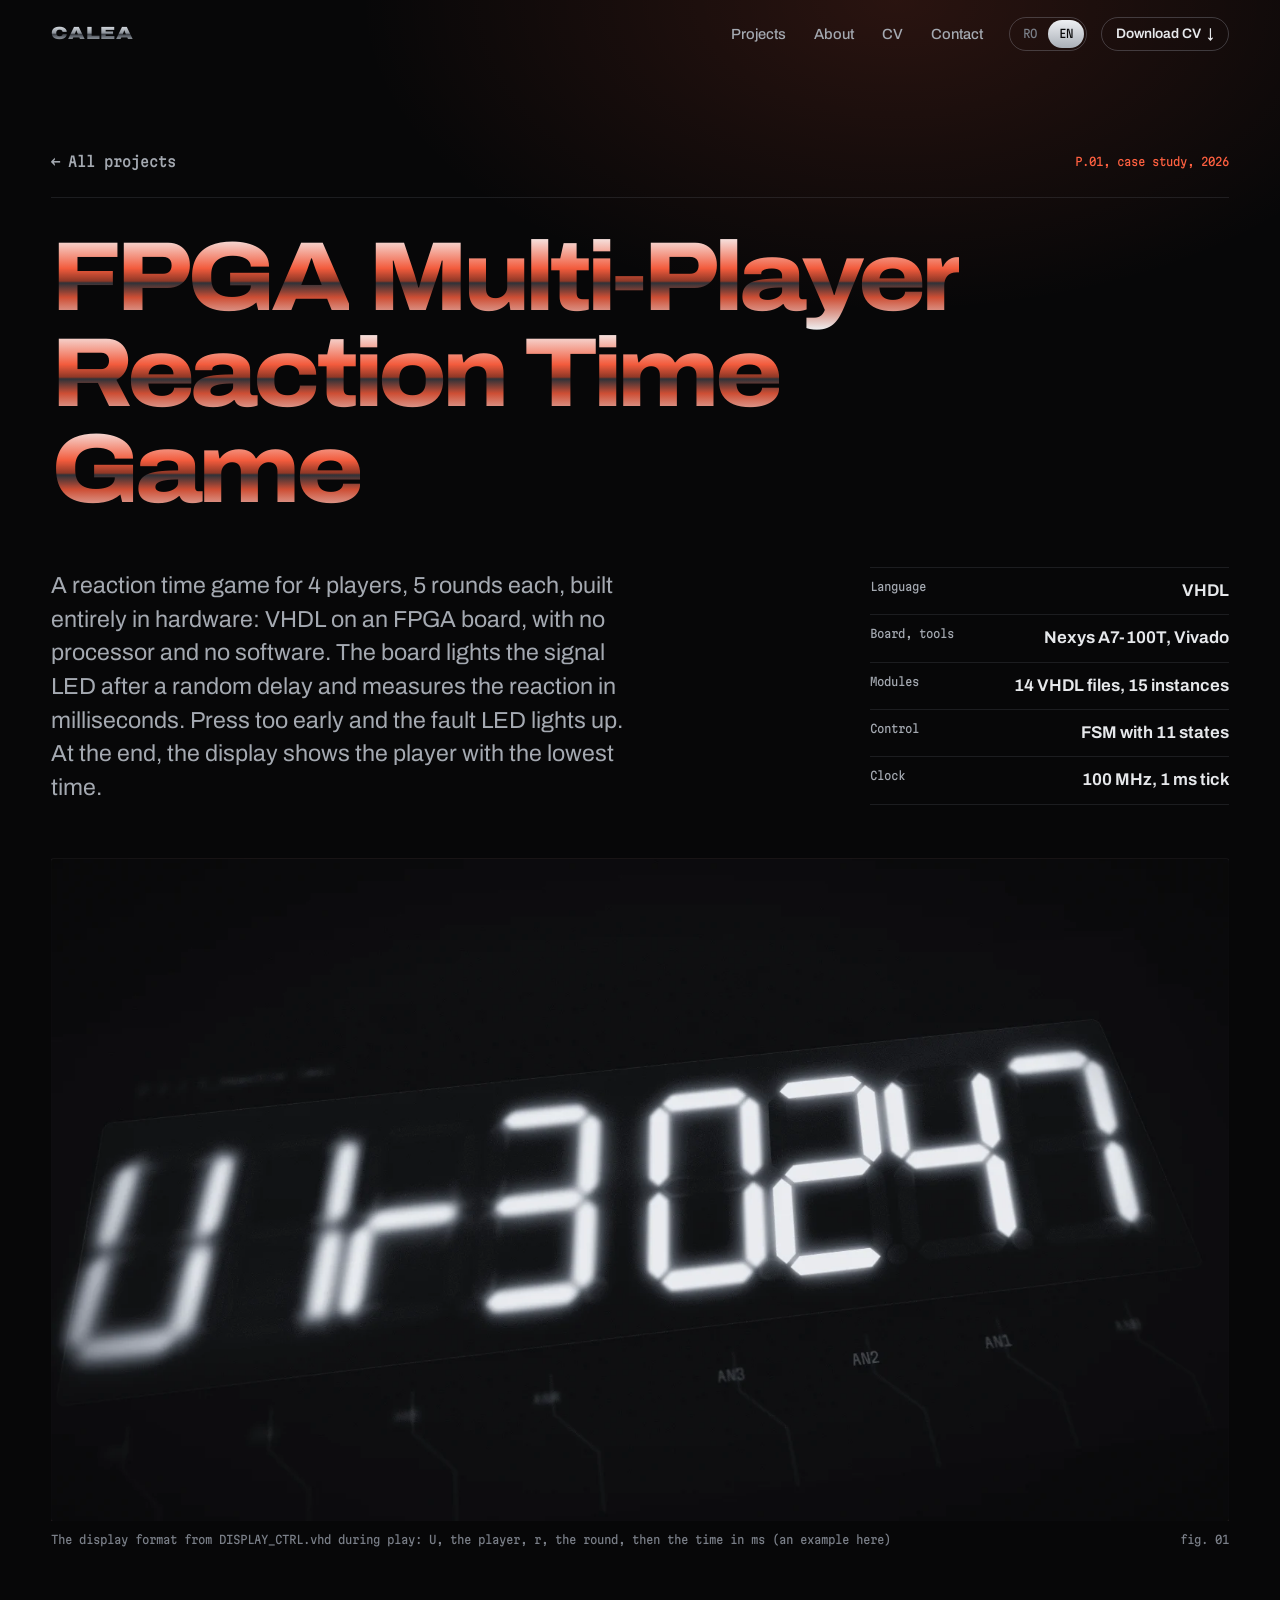
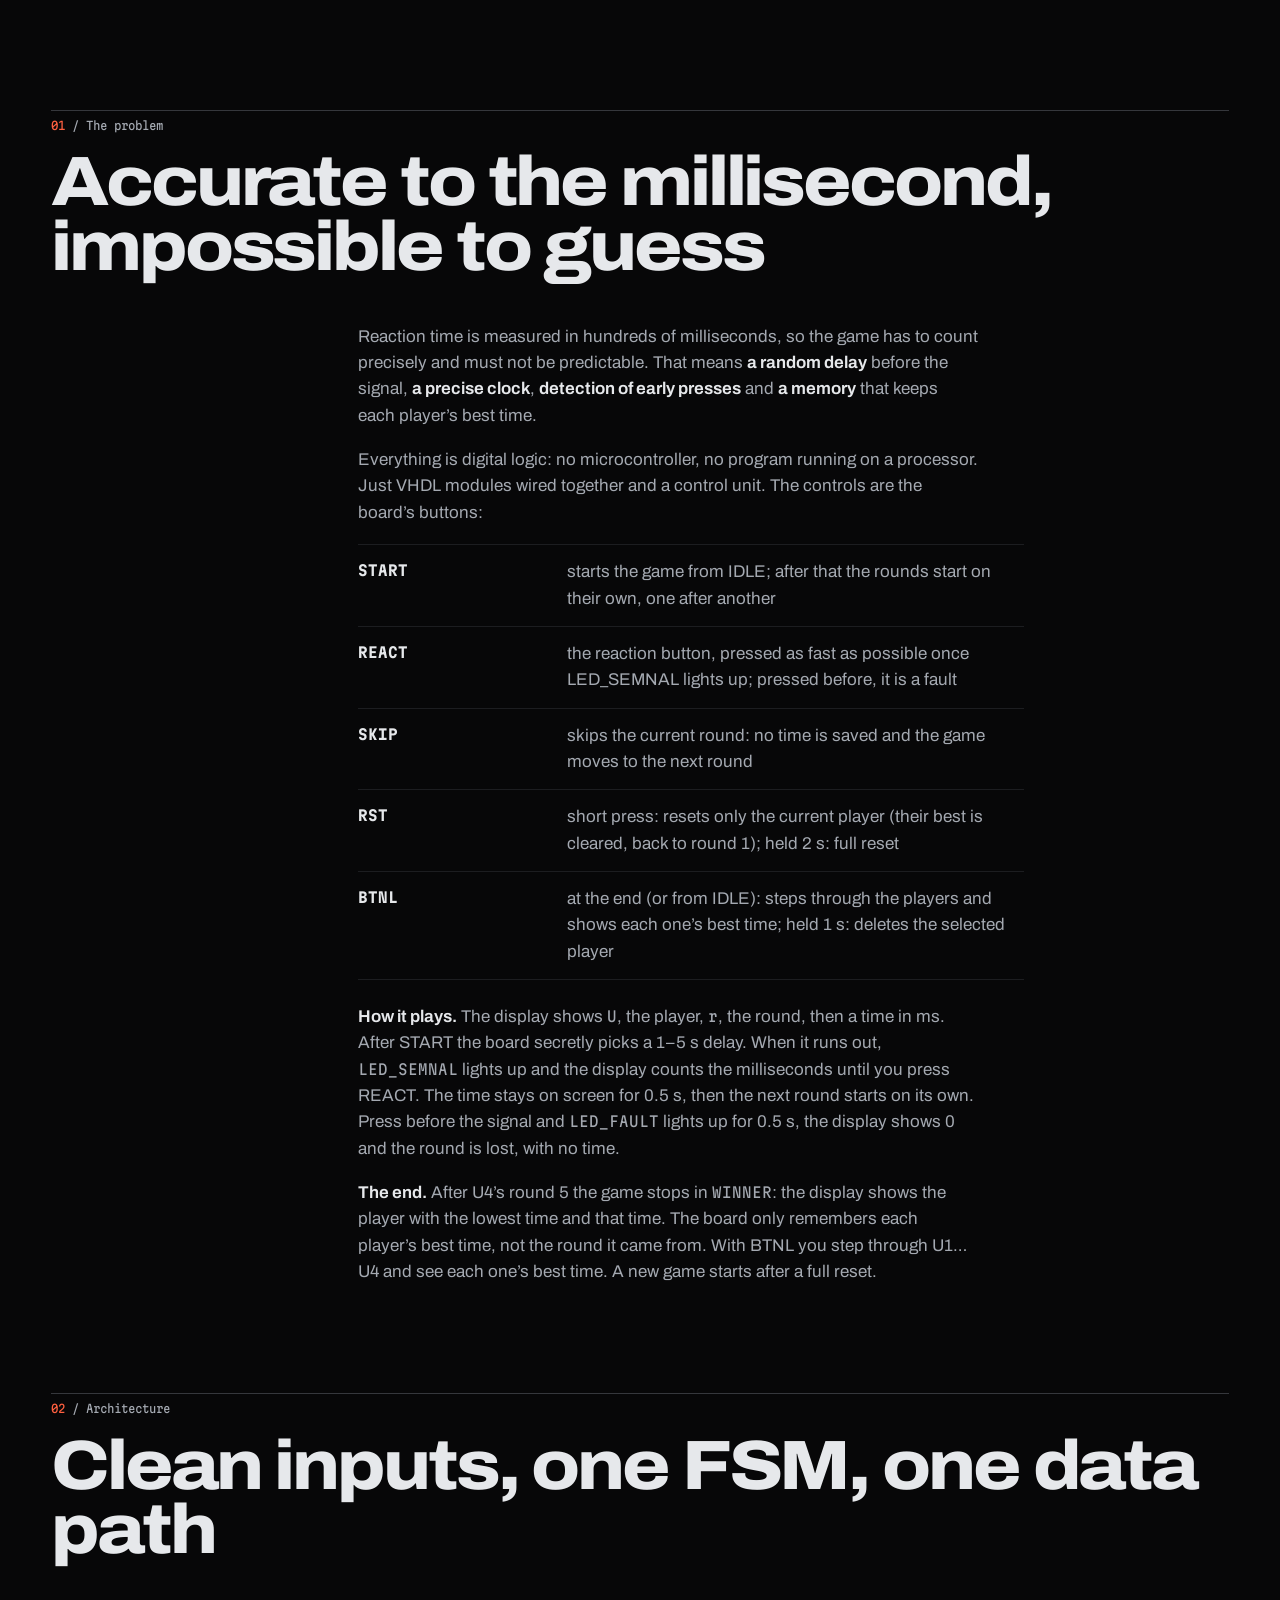
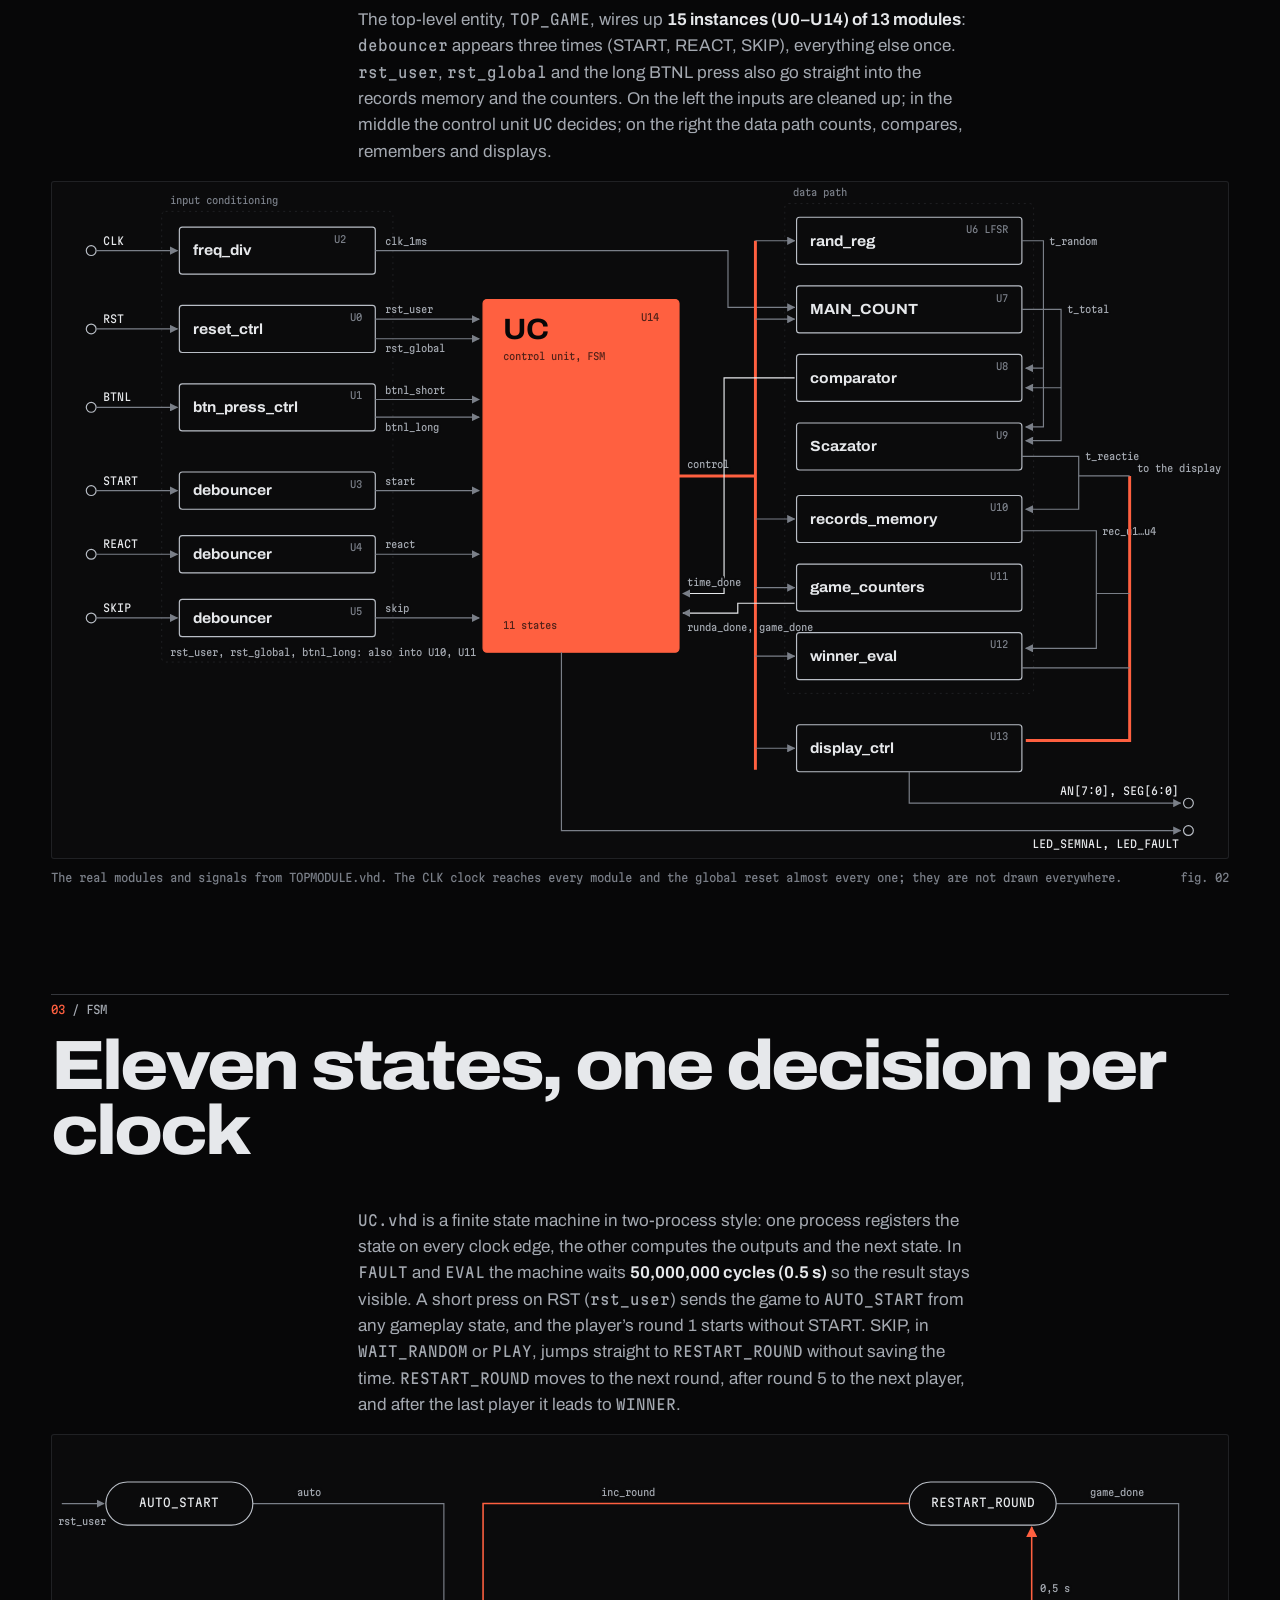
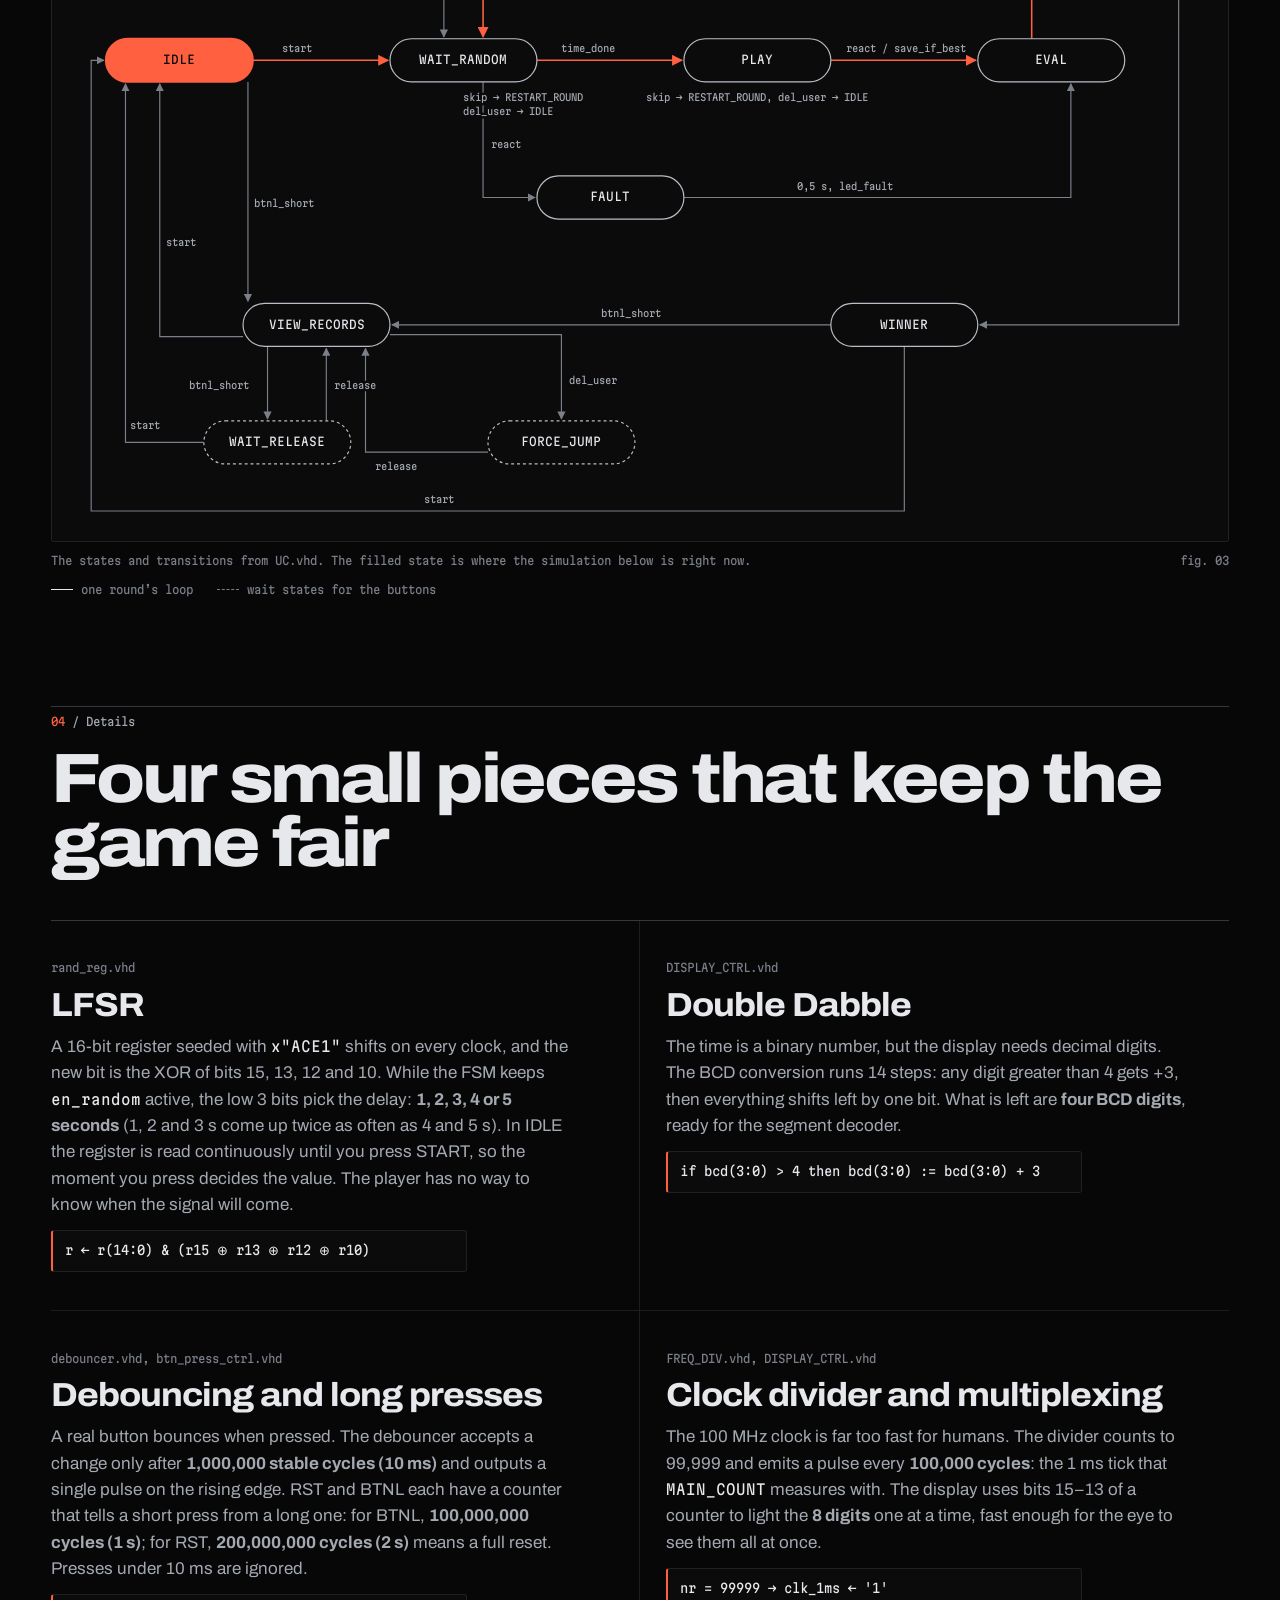
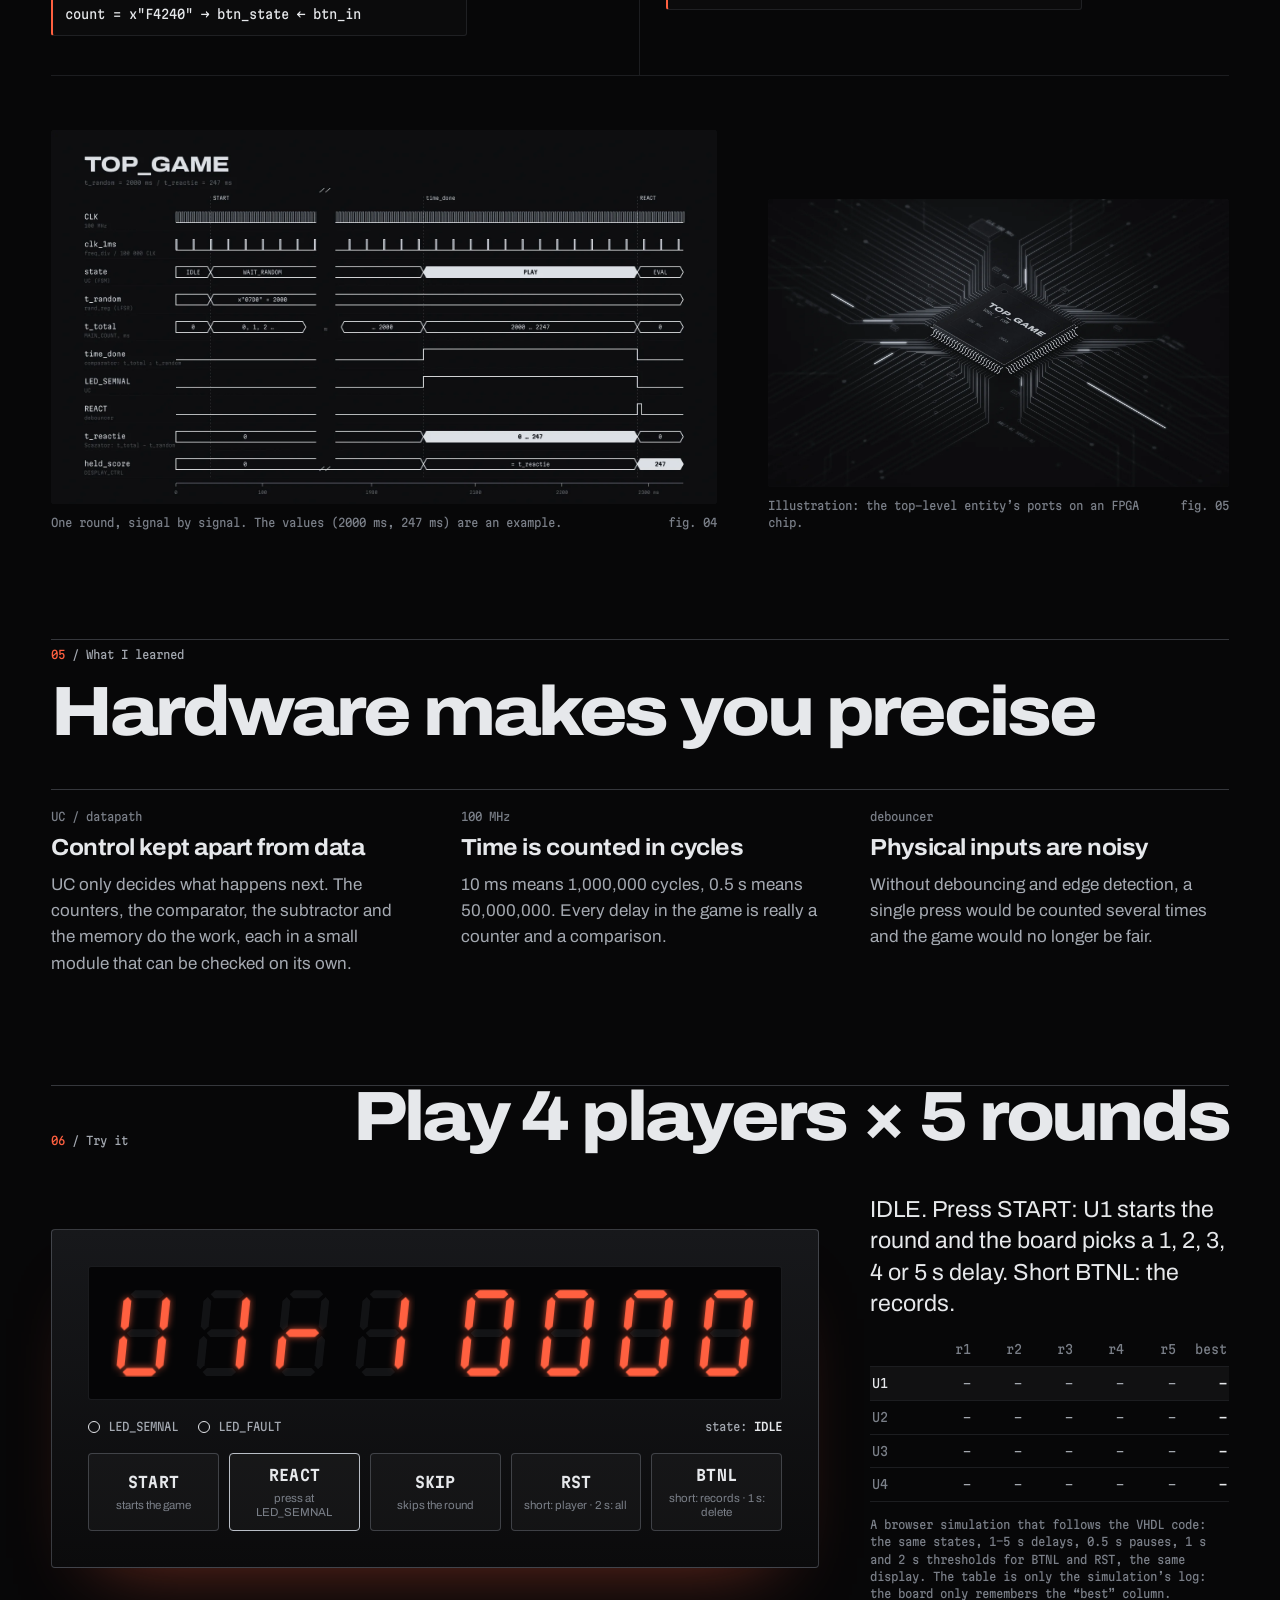
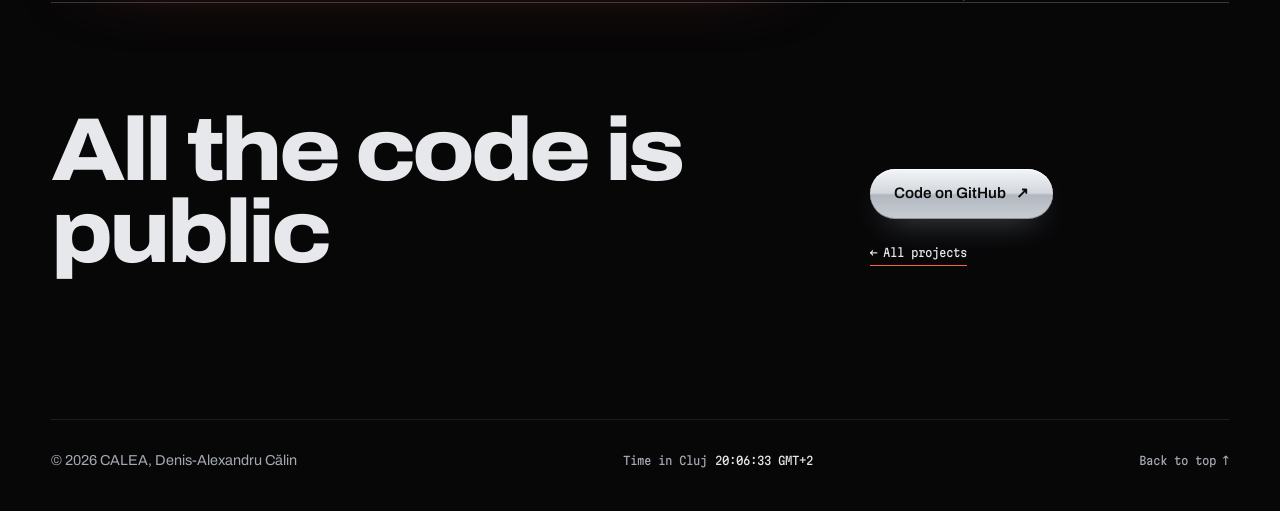
<file: proiecte/fpga.html>
<!doctype html>
<html lang="ro" data-base="../"
      data-en-title="FPGA Reaction Time Game · Case study · CALEA"
      data-en-desc="Case study: a multi-player reaction time game written entirely in VHDL on FPGA. Architecture, FSM, LFSR, Double Dabble, debouncing and a playable simulation."
      data-en-og="A reaction time game for 4 players × 5 rounds, written entirely in VHDL on FPGA: architecture, FSM and a playable simulation.">
<head>
  <meta charset="utf-8">
  <meta name="viewport" content="width=device-width, initial-scale=1">
  <title>Joc de reacție pe FPGA · Studiu de caz · CALEA</title>
  <meta name="description" content="Studiu de caz: un joc de timp de reacție pentru mai mulți jucători, scris integral în VHDL pe FPGA. Arhitectura, FSM-ul, LFSR, Double Dabble, debouncing și o simulare jucabilă.">
  <meta name="author" content="Denis-Alexandru Călin">
  <meta name="color-scheme" content="dark">
  <meta name="theme-color" content="#070708">
  <link rel="canonical" href="https://deniscalea.github.io/proiecte/fpga.html">

  <meta property="og:type" content="article">
  <meta property="og:site_name" content="CALEA">
  <meta property="og:url" content="https://deniscalea.github.io/proiecte/fpga.html">
  <meta property="og:locale" content="ro_RO">
  <meta property="og:locale:alternate" content="en_US">
  <meta property="og:title" content="Joc de reacție multi-player pe FPGA · CALEA">
  <meta property="og:description" content="Un joc de timp de reacție pentru 4 jucători × 5 runde, scris integral în VHDL pe FPGA: arhitectura, FSM-ul și o simulare jucabilă.">
  <meta property="og:image" content="https://deniscalea.github.io/assets/og.png">
  <meta property="og:image:width" content="1200">
  <meta property="og:image:height" content="630">
  <meta name="twitter:card" content="summary_large_image">
  <meta name="twitter:image" content="https://deniscalea.github.io/assets/og.png">

  <link rel="icon" href="../assets/favicon.svg" type="image/svg+xml">
  <link rel="preconnect" href="https://fonts.googleapis.com">
  <link rel="preconnect" href="https://fonts.gstatic.com" crossorigin>
  <link href="https://fonts.googleapis.com/css2?family=Archivo:wdth,wght@62..125,100..900&family=Martian+Mono:wdth,wght@75..112.5,300..600&display=swap" rel="stylesheet">
  <link rel="stylesheet" href="../assets/css/style.css?v=9">

  <script>
    (function () {
      var root = document.documentElement, lang = null;
      root.classList.add('js');
      try { lang = localStorage.getItem('lang'); } catch (e) {}
      if (lang !== 'ro' && lang !== 'en') lang = (navigator.language || 'en').toLowerCase().indexOf('ro') === 0 ? 'ro' : 'en';
      root.setAttribute('lang', lang);
    })();
  </script>
</head>
<body class="page-case tinted" style="--tint: 255 96 64">
  <a class="skip-link" href="#continut" data-i18n="skip">Sari la conținut</a>

  <header class="site-header">
    <nav class="nav wrap" aria-label="Navigație principală" data-i18n-aria="nav.aria">
      <a class="brand" href="../" aria-label="CALEA, pagina principală" data-i18n-aria="cs.brand">CALEA</a>

      <button class="nav-toggle" type="button" aria-expanded="false" aria-controls="meniu" aria-label="Deschide meniul" data-i18n-aria="menu.open">
        <span class="nav-toggle-bar" aria-hidden="true"></span>
        <span class="nav-toggle-bar" aria-hidden="true"></span>
      </button>

      <div class="nav-panel" id="meniu">
        <ul class="nav-links">
          <li><a href="../#proiecte" data-i18n="nav.projects">Proiecte</a></li>
          <li><a href="../#despre" data-i18n="nav.about">Despre</a></li>
          <li><a href="../#cv">CV</a></li>
          <li><a href="../#contact" data-i18n="nav.contact">Contact</a></li>
        </ul>
        <div class="nav-tools">
          <div class="lang-switch" role="group" aria-label="Limba site-ului" data-i18n-aria="lang.aria">
            <span class="lang-thumb" aria-hidden="true"></span>
            <button type="button" class="lang-btn mono" data-lang="ro" aria-pressed="true" lang="ro" aria-label="Română">RO</button>
            <button type="button" class="lang-btn mono" data-lang="en" aria-pressed="false" lang="en" aria-label="English">EN</button>
          </div>
          <a class="nav-cv" href="../assets/CV_Denis_Calin_RO.pdf" download data-cv><span data-i18n="nav.cv">Descarcă CV</span> <span aria-hidden="true">↓</span></a>
        </div>
      </div>
    </nav>
  </header>

  <main id="continut">

    <!-- ===== Deschidere ===== -->
    <section class="cs-hero" aria-labelledby="cs-titlu" data-reveal="once">
      <div class="wrap">
        <p class="cs-kicker mono rule-b"><a class="nav-back" href="../#proiecte"><span class="arrow" aria-hidden="true">←</span><span data-i18n="cs.back">Toate proiectele</span></a><span data-i18n="cs.kicker">P.01, studiu de caz, 2026</span></p>
        <h1 class="cs-title split" id="cs-titlu" data-i18n="p1.title">Joc de reacție multi-player pe FPGA</h1>
        <div class="cs-intro">
          <p class="cs-lede lift" data-i18n="cs.lede">Un joc de timp de reacție pentru 4 jucători, câte 5 runde fiecare, construit integral în hardware: VHDL pe o placă FPGA, fără procesor și fără software. Placa aprinde LED-ul de semnal după o întârziere aleatoare și măsoară reacția în milisecunde. Dacă apeși prea devreme, se aprinde LED-ul de fault. La final, afișajul arată jucătorul cu cel mai mic timp.</p>
          <ul class="cs-facts lift">
            <li><span class="mono" data-i18n="cs.f1">Limbaj</span><b>VHDL</b></li>
            <li><span class="mono" data-i18n="cs.f2">Placă, unelte</span><b>Nexys A7-100T, Vivado</b></li>
            <li><span class="mono" data-i18n="cs.f3">Module</span><b data-i18n="cs.f3v">14 fișiere VHDL, 15 instanțe</b></li>
            <li><span class="mono" data-i18n="cs.f4">Control</span><b data-i18n="cs.f4v">FSM cu 11 stări</b></li>
            <li><span class="mono" data-i18n="cs.f5">Ceas</span><b data-i18n="cs.f5v">100 MHz, tick de 1 ms</b></li>
          </ul>
        </div>
        <figure class="cs-cover">
          <span class="curtain"><span class="frame"><img class="fx" src="../assets/img/seg7.webp" width="1600" height="1000" decoding="async"
               alt="Afișajul cu 8 cifre pe 7 segmente în prim-plan, arătând U1 r3 0247: jucătorul 1, runda 3, 247 de milisecunde (valori de exemplu)" data-i18n-alt="cs.coverAlt"></span></span>
          <figcaption class="mono fig-cap"><span data-i18n="cs.coverCap">Formatul afișajului din DISPLAY_CTRL.vhd în timpul jocului: U, jucătorul, r, runda, apoi timpul în ms (aici, un exemplu)</span><span>fig. 01</span></figcaption>
        </figure>
      </div>
    </section>

    <!-- ===== 01 Problema ===== -->
    <section class="cs-sec" aria-labelledby="cs-problema" data-reveal="once">
      <div class="wrap">
        <header class="sec-head rule-t">
          <p class="sec-label mono"><span>01</span> / <span data-i18n="cs.s1">Problema</span></p>
          <h2 class="sec-title split" id="cs-problema" data-i18n="cs.h1">Corect la milisecundă, imposibil de ghicit</h2>
        </header>
        <div class="cs-body">
          <div class="cs-col lift">
            <p data-i18n-html="cs.p1a">Timpul de reacție se măsoară în sute de milisecunde, deci jocul trebuie să numere exact și să nu poată fi anticipat. Asta înseamnă <strong>o întârziere aleatoare</strong> înainte de semnal, <strong>un ceas precis</strong>, <strong>detectarea apăsărilor premature</strong> și <strong>o memorie</strong> care păstrează cel mai bun timp al fiecărui jucător.</p>
            <p data-i18n="cs.p1b">Totul e logică digitală: niciun microcontroler, niciun program care rulează pe un procesor. Doar module VHDL legate între ele și o unitate de control. Comenzile sunt butoanele plăcii:</p>
            <ul class="cs-list">
              <li><code>START</code><span data-i18n="cs.c1">pornește jocul din IDLE; după aceea rundele pornesc singure, una după alta</span></li>
              <li><code>REACT</code><span data-i18n="cs.c2">butonul de reacție, apăsat cât mai repede după ce se aprinde LED_SEMNAL; apăsat înainte, e fault</span></li>
              <li><code>SKIP</code><span data-i18n="cs.c3">sare peste runda curentă: nu se salvează niciun timp și jocul trece la runda următoare</span></li>
              <li><code>RST</code><span data-i18n="cs.c4">apăsare scurtă: resetează doar jucătorul curent (best-ul lui se șterge, reia de la runda 1); ținut 2 s: reset total</span></li>
              <li><code>BTNL</code><span data-i18n="cs.c5">la final (sau din IDLE): trece prin jucători și arată best time-ul fiecăruia; ținut 1 s: șterge jucătorul selectat</span></li>
            </ul>
          </div>
          <div class="cs-col lift">
            <p data-i18n-html="cs.p1c"><strong>Cum se joacă.</strong> Afișajul arată <code>U</code>, jucătorul, <code>r</code>, runda, apoi un timp în ms. După START, placa alege în secret o întârziere de 1–5 s. Când se termină, se aprinde <code>LED_SEMNAL</code> și afișajul numără milisecundele până apeși REACT. Timpul rămâne pe ecran 0,5 s, apoi începe singură runda următoare. Dacă apeși înainte de semnal, se aprinde <code>LED_FAULT</code> pentru 0,5 s, afișajul arată 0 și runda se pierde, fără timp.</p>
            <p data-i18n-html="cs.p1d"><strong>Finalul.</strong> După runda 5 a lui U4, jocul se oprește în <code>WINNER</code>: afișajul arată jucătorul cu cel mai mic timp și timpul lui. Placa ține minte doar cel mai bun timp al fiecărui jucător, nu și runda în care l-a făcut. Cu BTNL treci prin U1…U4 și vezi best time-ul fiecăruia. Un joc nou începe după reset total.</p>
          </div>
        </div>
      </div>
    </section>

    <!-- ===== 02 Arhitectura ===== -->
    <section class="cs-sec" aria-labelledby="cs-arhitectura" data-reveal="once">
      <div class="wrap">
        <header class="sec-head rule-t">
          <p class="sec-label mono"><span>02</span> / <span data-i18n="cs.s2">Arhitectura</span></p>
          <h2 class="sec-title split" id="cs-arhitectura" data-i18n="cs.h2">Intrări curățate, un FSM, o cale de date</h2>
        </header>
        <div class="cs-body">
          <div class="cs-col lift">
            <p data-i18n-html="cs.p2a">Entitatea de top, <code>TOP_GAME</code>, leagă <strong>15 instanțe (U0–U14) din 13 module</strong>: <code>debouncer</code> apare de trei ori (START, REACT, SKIP), restul câte o dată. <code>rst_user</code>, <code>rst_global</code> și apăsarea lungă pe BTNL ajung și direct în memoria de recorduri și în contoare. În stânga, intrările sunt curățate; în centru, unitatea de control <code>UC</code> decide; în dreapta, calea de date numără, compară, ține minte și afișează.</p>
          </div>
        </div>
        <figure class="diagram lift">
          <div class="diagram-scroll" tabindex="0" role="region" aria-label="Diagrama de arhitectură (derulabilă)" data-i18n-aria="cs.dgScroll">
            <svg class="dg" viewBox="0 0 1200 690" role="img" aria-labelledby="dg-t dg-d">
              <title id="dg-t" data-i18n="cs.dgTitle">Arhitectura TOP_GAME</title>
              <desc id="dg-d" data-i18n="cs.dgDesc">Pinii CLK, RST, BTNL, START, REACT și SKIP intră în freq_div, reset_ctrl, btn_press_ctrl și trei debouncere. Acestea alimentează unitatea de control UC. UC comandă calea de date (rand_reg, MAIN_COUNT, comparator, Scazator, records_memory, game_counters, winner_eval) și primește înapoi time_done, runda_done și game_done. display_ctrl scoate AN și SEG; UC scoate LED_SEMNAL și LED_FAULT.</desc>
              <defs>
                <marker id="ah" viewBox="0 0 10 10" refX="9" refY="5" markerWidth="7" markerHeight="7" orient="auto-start-reverse"><path class="arrowhead" d="M0 0L10 5L0 10z"/></marker>
              </defs>

              <!-- grupuri -->
              <rect class="group" x="112" y="30" width="236" height="460" rx="4"/>
              <text class="t-group" x="120" y="22" data-i18n="cs.gIn">condiționarea intrărilor</text>
              <rect class="group" x="748" y="22" width="254" height="500" rx="4"/>
              <text class="t-group" x="756" y="14" data-i18n="cs.gDp">calea de date</text>
              <text class="t-sig" x="120" y="484" data-i18n="cs.dgBypass">rst_user, rst_global, btnl_long: și în U10, U11</text>

              <!-- pini de intrare -->
              <g class="t-pin">
                <circle class="pin" cx="40" cy="70" r="5"/><text x="52" y="64">CLK</text>
                <circle class="pin" cx="40" cy="150" r="5"/><text x="52" y="144">RST</text>
                <circle class="pin" cx="40" cy="230" r="5"/><text x="52" y="224">BTNL</text>
                <circle class="pin" cx="40" cy="315" r="5"/><text x="52" y="309">START</text>
                <circle class="pin" cx="40" cy="380" r="5"/><text x="52" y="374">REACT</text>
                <circle class="pin" cx="40" cy="445" r="5"/><text x="52" y="439">SKIP</text>
              </g>
              <g>
                <path class="w draw" d="M45 70H128" marker-end="url(#ah)"/>
                <path class="w draw" d="M45 150H128" marker-end="url(#ah)"/>
                <path class="w draw" d="M45 230H128" marker-end="url(#ah)"/>
                <path class="w draw" d="M45 315H128" marker-end="url(#ah)"/>
                <path class="w draw" d="M45 380H128" marker-end="url(#ah)"/>
                <path class="w draw" d="M45 445H128" marker-end="url(#ah)"/>
              </g>

              <!-- condiționarea intrărilor -->
              <g>
                <rect class="box" x="130" y="46" width="200" height="48" rx="3"/><text class="t-mod" x="144" y="75">freq_div</text><text class="t-id" x="300" y="62" text-anchor="end">U2</text>
                <rect class="box" x="130" y="126" width="200" height="48" rx="3"/><text class="t-mod" x="144" y="155">reset_ctrl</text><text class="t-id" x="316" y="142" text-anchor="end">U0</text>
                <rect class="box" x="130" y="206" width="200" height="48" rx="3"/><text class="t-mod" x="144" y="235">btn_press_ctrl</text><text class="t-id" x="316" y="222" text-anchor="end">U1</text>
                <rect class="box" x="130" y="296" width="200" height="38" rx="3"/><text class="t-mod" x="144" y="320">debouncer</text><text class="t-id" x="316" y="312" text-anchor="end">U3</text>
                <rect class="box" x="130" y="361" width="200" height="38" rx="3"/><text class="t-mod" x="144" y="385">debouncer</text><text class="t-id" x="316" y="377" text-anchor="end">U4</text>
                <rect class="box" x="130" y="426" width="200" height="38" rx="3"/><text class="t-mod" x="144" y="450">debouncer</text><text class="t-id" x="316" y="442" text-anchor="end">U5</text>
              </g>
              <!-- semnale spre UC -->
              <g>
                <path class="w draw" d="M330 140H436" marker-end="url(#ah)"/><text class="t-sig" x="340" y="134">rst_user</text>
                <path class="w draw" d="M330 160H436" marker-end="url(#ah)"/><text class="t-sig" x="340" y="174">rst_global</text>
                <path class="w draw" d="M330 222H436" marker-end="url(#ah)"/><text class="t-sig" x="340" y="216">btnl_short</text>
                <path class="w draw" d="M330 240H436" marker-end="url(#ah)"/><text class="t-sig" x="340" y="254">btnl_long</text>
                <path class="w draw" d="M330 315H436" marker-end="url(#ah)"/><text class="t-sig" x="340" y="309">start</text>
                <path class="w draw" d="M330 380H436" marker-end="url(#ah)"/><text class="t-sig" x="340" y="374">react</text>
                <path class="w draw" d="M330 445H436" marker-end="url(#ah)"/><text class="t-sig" x="340" y="439">skip</text>
                <!-- clk_1ms ocolește pe sus, spre MAIN_COUNT -->
                <path class="w draw" d="M330 70H690V128H758" marker-end="url(#ah)"/><text class="t-sig" x="340" y="64">clk_1ms</text>
              </g>

              <!-- UC -->
              <rect class="box box-uc" x="440" y="120" width="200" height="360" rx="4"/>
              <text class="t-mod t-uc" x="460" y="160" style="font-size:30px">UC</text>
              <text class="t-id t-uc-id" x="460" y="182" data-i18n="cs.ucSub">unitatea de control, FSM</text>
              <text class="t-id t-uc-id" x="620" y="142" text-anchor="end">U14</text>
              <text class="t-id t-uc-id" x="460" y="456" data-i18n="cs.ucStates">11 stări</text>

              <!-- magistrala de control UC → calea de date -->
              <path class="w-bus draw" d="M640 300H718"/>
              <path class="w-bus draw" d="M718 60V600"/>
              <g>
                <path class="w draw" d="M718 60H758" marker-end="url(#ah)"/>
                <path class="w draw" d="M718 140H758" marker-end="url(#ah)"/>
                <path class="w draw" d="M718 344H758" marker-end="url(#ah)"/>
                <path class="w draw" d="M718 414H758" marker-end="url(#ah)"/>
                <path class="w draw" d="M718 484H758" marker-end="url(#ah)"/>
                <path class="w draw" d="M718 578H758" marker-end="url(#ah)"/>
              </g>
              <text class="t-sig" x="648" y="292" data-i18n="cs.bus">control</text>
              <!-- semnale de stare înapoi spre UC -->
              <path class="w-ctl draw" d="M758 200H686V420H644" marker-end="url(#ah)"/>
              <path class="w-ctl draw" d="M758 430H700V440H644" marker-end="url(#ah)"/>
              <text class="t-sig" x="648" y="412">time_done</text>
              <text class="t-sig" x="648" y="458">runda_done, game_done</text>

              <!-- calea de date -->
              <g>
                <rect class="box" x="760" y="36" width="230" height="48" rx="3"/><text class="t-mod" x="774" y="65">rand_reg</text><text class="t-id" x="976" y="52" text-anchor="end">U6 LFSR</text>
                <rect class="box" x="760" y="106" width="230" height="48" rx="3"/><text class="t-mod" x="774" y="135">MAIN_COUNT</text><text class="t-id" x="976" y="122" text-anchor="end">U7</text>
                <rect class="box" x="760" y="176" width="230" height="48" rx="3"/><text class="t-mod" x="774" y="205">comparator</text><text class="t-id" x="976" y="192" text-anchor="end">U8</text>
                <rect class="box" x="760" y="246" width="230" height="48" rx="3"/><text class="t-mod" x="774" y="275">Scazator</text><text class="t-id" x="976" y="262" text-anchor="end">U9</text>
                <rect class="box" x="760" y="320" width="230" height="48" rx="3"/><text class="t-mod" x="774" y="349">records_memory</text><text class="t-id" x="976" y="336" text-anchor="end">U10</text>
                <rect class="box" x="760" y="390" width="230" height="48" rx="3"/><text class="t-mod" x="774" y="419">game_counters</text><text class="t-id" x="976" y="406" text-anchor="end">U11</text>
                <rect class="box" x="760" y="460" width="230" height="48" rx="3"/><text class="t-mod" x="774" y="489">winner_eval</text><text class="t-id" x="976" y="476" text-anchor="end">U12</text>
              </g>
              <!-- legături interne -->
              <g>
                <path class="w draw" d="M990 60H1012V190H994" marker-end="url(#ah)"/><text class="t-sig" x="1018" y="64">t_random</text>
                <path class="w draw" d="M990 130H1030V264H994" marker-end="url(#ah)"/><text class="t-sig" x="1036" y="134">t_total</text>
                <path class="w draw" d="M1012 190V250H994" marker-end="url(#ah)"/>
                <path class="w draw" d="M1030 210H994" marker-end="url(#ah)"/>
                <path class="w draw" d="M990 280H1048V334H994" marker-end="url(#ah)"/><text class="t-sig" x="1054" y="284">t_reactie</text>
                <path class="w draw" d="M990 356H1066V476H994" marker-end="url(#ah)"/><text class="t-sig" x="1072" y="360">rec_u1…u4</text>
              </g>
              <!-- date spre afișaj -->
              <path class="w-bus draw" d="M1100 300V570H994"/>
              <path class="w draw" d="M1048 300H1100"/>
              <path class="w draw" d="M1066 420H1100"/>
              <path class="w draw" d="M990 496H1100"/>
              <text class="t-sig" x="1108" y="296" data-i18n="cs.toDisp">spre afișaj</text>

              <rect class="box" x="760" y="554" width="230" height="48" rx="3"/><text class="t-mod" x="774" y="583">display_ctrl</text><text class="t-id" x="976" y="570" text-anchor="end">U13</text>

              <!-- ieșiri -->
              <g class="t-pin">
                <path class="w draw" d="M875 602V634H1152" marker-end="url(#ah)"/>
                <circle class="pin" cx="1160" cy="634" r="5"/><text x="1150" y="626" text-anchor="end">AN[7:0], SEG[6:0]</text>
                <path class="w draw" d="M520 480V662H1152" marker-end="url(#ah)"/>
                <circle class="pin" cx="1160" cy="662" r="5"/><text x="1150" y="680" text-anchor="end">LED_SEMNAL, LED_FAULT</text>
              </g>
            </svg>
          </div>
          <figcaption class="mono fig-cap"><span data-i18n="cs.dgCap">Modulele și semnalele reale din TOPMODULE.vhd. Ceasul CLK ajunge la toate modulele, iar resetul global la aproape toate; nu sunt desenate peste tot.</span><span>fig. 02</span></figcaption>
          <p class="diagram-hint mono" data-i18n="cs.swipe">Glisează diagrama în lateral.</p>
        </figure>
      </div>
    </section>

    <!-- ===== 03 FSM ===== -->
    <section class="cs-sec" aria-labelledby="cs-fsm" data-reveal="once">
      <div class="wrap">
        <header class="sec-head rule-t">
          <p class="sec-label mono"><span>03</span> / FSM</p>
          <h2 class="sec-title split" id="cs-fsm" data-i18n="cs.h3">Unsprezece stări, o singură decizie pe ceas</h2>
        </header>
        <div class="cs-body">
          <div class="cs-col lift">
            <p data-i18n-html="cs.p3a"><code>UC.vhd</code> e un automat cu stări finite în stil cu două procese: unul registrează starea la fiecare front de ceas, celălalt calculează ieșirile și starea următoare. În <code>FAULT</code> și <code>EVAL</code>, automatul așteaptă <strong>50 000 000 de cicluri (0,5 s)</strong>, ca rezultatul să rămână vizibil. O apăsare scurtă pe RST (<code>rst_user</code>) trimite jocul în <code>AUTO_START</code> din orice stare de joc, iar runda 1 a jucătorului pornește fără START. SKIP, în <code>WAIT_RANDOM</code> sau <code>PLAY</code>, sare direct în <code>RESTART_ROUND</code>, fără să salveze timpul. <code>RESTART_ROUND</code> trece la runda următoare, după runda 5 la jucătorul următor, iar după ultimul jucător duce în <code>WINNER</code>.</p>
          </div>
        </div>
        <figure class="diagram lift">
          <div class="diagram-scroll" tabindex="0" role="region" aria-label="Diagrama FSM (derulabilă)" data-i18n-aria="cs.fsmScroll">
            <svg class="dg fsm" viewBox="0 0 1200 720" role="img" aria-labelledby="fsm-t fsm-d">
              <title id="fsm-t" data-i18n="cs.fsmTitle">Diagrama de stări a UC</title>
              <desc id="fsm-d" data-i18n="cs.fsmDesc">IDLE trece în WAIT_RANDOM la start. WAIT_RANDOM trece în PLAY la time_done sau în FAULT la react. PLAY trece în EVAL la react. Din WAIT_RANDOM și PLAY, skip duce în RESTART_ROUND, iar apăsarea lungă pe BTNL în IDLE. FAULT și EVAL așteaptă 0,5 s. EVAL trece în RESTART_ROUND, care revine în WAIT_RANDOM sau, la game_done, trece în WINNER. Din WINNER și IDLE, btnl_short duce în VIEW_RECORDS, care comunică cu WAIT_RELEASE și FORCE_JUMP; start revine în IDLE. rst_user duce în AUTO_START, care trece direct în WAIT_RANDOM.</desc>
              <defs>
                <marker id="fa" viewBox="0 0 10 10" refX="9" refY="5" markerWidth="7" markerHeight="7" orient="auto-start-reverse"><path class="ah" d="M0 0L10 5L0 10z"/></marker>
                <marker id="fb" viewBox="0 0 10 10" refX="9" refY="5" markerWidth="7" markerHeight="7" orient="auto-start-reverse"><path class="ah-main" d="M0 0L10 5L0 10z"/></marker>
              </defs>

              <!-- muchii -->
              <g>
                <path class="ed draw" d="M10 70H53" marker-end="url(#fa)"/>
                <path class="ed draw" d="M205 70H400V206" marker-end="url(#fa)"/>
                <path class="ed ed-main draw" d="M205 230H343" marker-end="url(#fb)"/>
                <path class="ed ed-main draw" d="M495 230H643" marker-end="url(#fb)"/>
                <path class="ed ed-main draw" d="M795 230H943" marker-end="url(#fb)"/>
                <path class="ed draw" d="M440 252V370H493" marker-end="url(#fa)"/>
                <path class="ed draw" d="M645 370H1040V254" marker-end="url(#fa)"/>
                <path class="ed ed-main draw" d="M1000 208V94" marker-end="url(#fb)"/>
                <path class="ed ed-main draw" d="M875 70H440V206" marker-end="url(#fb)"/>
                <path class="ed draw" d="M1025 70H1150V500H947" marker-end="url(#fa)"/>
                <path class="ed draw" d="M795 500H347" marker-end="url(#fa)"/>
                <path class="ed draw" d="M200 252V476" marker-end="url(#fa)"/>
                <path class="ed draw" d="M195 512H110V254" marker-end="url(#fa)"/>
                <path class="ed draw" d="M870 522V690H40V230H53" marker-end="url(#fa)"/>
                <path class="ed draw" d="M220 522V596" marker-end="url(#fa)"/>
                <path class="ed draw" d="M280 598V524" marker-end="url(#fa)"/>
                <path class="ed draw" d="M155 620H75V254" marker-end="url(#fa)"/>
                <path class="ed draw" d="M345 510H520V596" marker-end="url(#fa)"/>
                <path class="ed draw" d="M445 630H320V524" marker-end="url(#fa)"/>
              </g>
              <!-- etichete pe muchii -->
              <g class="lb">
                <text x="6" y="92">rst_user</text>
                <text x="250" y="62">auto</text>
                <text x="235" y="222">start</text>
                <text x="520" y="222">time_done</text>
                <text x="810" y="222">react / save_if_best</text>
                <text x="448" y="320">react</text>
                <text x="760" y="362">0,5 s, led_fault</text>
                <text x="1008" y="160">0,5 s</text>
                <text x="560" y="62">inc_round</text>
                <text x="1060" y="62">game_done</text>
                <text x="560" y="492">btnl_short</text>
                <text x="206" y="380">btnl_short</text>
                <text x="116" y="420">start</text>
                <text x="380" y="682">start</text>
                <text x="140" y="566">btnl_short</text>
                <text x="288" y="566">release</text>
                <text x="80" y="606" text-anchor="start">start</text>
                <text x="528" y="560">del_user</text>
                <text x="330" y="648">release</text>
              </g>
              <text class="lb" x="420" y="272">skip → RESTART_ROUND</text>
              <text class="lb" x="420" y="286">del_user → IDLE</text>
              <text class="lb" x="720" y="272" text-anchor="middle">skip → RESTART_ROUND, del_user → IDLE</text>

              <!-- stări -->
              <g class="st" data-state="AUTO_START"><rect x="55" y="48" width="150" height="44" rx="22"/><text x="130" y="74">AUTO_START</text></g>
              <g class="st" data-state="IDLE"><rect x="55" y="208" width="150" height="44" rx="22"/><text x="130" y="234">IDLE</text></g>
              <g class="st" data-state="WAIT_RANDOM"><rect x="345" y="208" width="150" height="44" rx="22"/><text x="420" y="234">WAIT_RANDOM</text></g>
              <g class="st" data-state="PLAY"><rect x="645" y="208" width="150" height="44" rx="22"/><text x="720" y="234">PLAY</text></g>
              <g class="st" data-state="EVAL"><rect x="945" y="208" width="150" height="44" rx="22"/><text x="1020" y="234">EVAL</text></g>
              <g class="st" data-state="FAULT"><rect x="495" y="348" width="150" height="44" rx="22"/><text x="570" y="374">FAULT</text></g>
              <g class="st" data-state="RESTART_ROUND"><rect x="875" y="48" width="150" height="44" rx="22"/><text x="950" y="74">RESTART_ROUND</text></g>
              <g class="st" data-state="WINNER"><rect x="795" y="478" width="150" height="44" rx="22"/><text x="870" y="504">WINNER</text></g>
              <g class="st" data-state="VIEW_RECORDS"><rect x="195" y="478" width="150" height="44" rx="22"/><text x="270" y="504">VIEW_RECORDS</text></g>
              <g class="st st-side" data-state="WAIT_RELEASE"><rect x="155" y="598" width="150" height="44" rx="22"/><text x="230" y="624">WAIT_RELEASE</text></g>
              <g class="st st-side" data-state="FORCE_JUMP"><rect x="445" y="598" width="150" height="44" rx="22"/><text x="520" y="624">FORCE_JUMP</text></g>
            </svg>
          </div>
          <figcaption class="mono fig-cap"><span data-i18n="cs.fsmCap">Stările și tranzițiile din UC.vhd. Starea plină e cea în care se află acum simularea de mai jos.</span><span>fig. 03</span></figcaption>
          <div class="fsm-legend mono"><span><i></i><span data-i18n="cs.lg1">bucla unei runde</span></span><span><i class="dash"></i><span data-i18n="cs.lg2">stări de așteptare pentru butoane</span></span></div>
          <p class="diagram-hint mono" data-i18n="cs.swipe">Glisează diagrama în lateral.</p>
        </figure>
      </div>
    </section>

    <!-- ===== 04 Detalii tehnice ===== -->
    <section class="cs-sec" aria-labelledby="cs-tehnic" data-reveal="once">
      <div class="wrap">
        <header class="sec-head rule-t">
          <p class="sec-label mono"><span>04</span> / <span data-i18n="cs.s4">Detalii</span></p>
          <h2 class="sec-title split" id="cs-tehnic" data-i18n="cs.h4">Patru piese mici care fac jocul corect</h2>
        </header>
        <div class="tech lift">
          <article>
            <p class="mono">rand_reg.vhd</p>
            <h3>LFSR</h3>
            <p data-i18n-html="cs.t1">Un registru de 16 biți pornit de la <code>x"ACE1"</code> se deplasează la fiecare ceas, iar bitul nou e XOR între biții 15, 13, 12 și 10. Cât timp FSM-ul ține <code>en_random</code> activ, ultimii 3 biți aleg întârzierea: <strong>1, 2, 3, 4 sau 5 secunde</strong> (1, 2 și 3 s ies de două ori mai des decât 4 și 5 s). În IDLE registrul e citit continuu, până apeși START, deci momentul apăsării decide valoarea. Jucătorul nu are cum să știe când apare semnalul.</p>
            <p class="eq">r ← r(14:0) &amp; (r15 ⊕ r13 ⊕ r12 ⊕ r10)</p>
          </article>
          <article>
            <p class="mono">DISPLAY_CTRL.vhd</p>
            <h3>Double Dabble</h3>
            <p data-i18n-html="cs.t2">Timpul e un număr binar, dar afișajul are nevoie de cifre zecimale. Conversia în BCD trece prin 14 pași: orice cifră mai mare decât 4 primește +3, apoi totul se deplasează cu un bit la stânga. La final rămân <strong>patru cifre BCD</strong>, gata pentru decodorul de segmente.</p>
            <p class="eq">if bcd(3:0) &gt; 4 then bcd(3:0) := bcd(3:0) + 3</p>
          </article>
          <article>
            <p class="mono">debouncer.vhd, btn_press_ctrl.vhd</p>
            <h3 data-i18n="cs.t3h">Debouncing și apăsări lungi</h3>
            <p data-i18n-html="cs.t3">Un buton real oscilează când e apăsat. Debouncerul acceptă o schimbare abia după <strong>1 000 000 de cicluri stabile (10 ms)</strong> și scoate un singur impuls, pe frontul crescător. RST și BTNL au câte un numărător care separă apăsarea scurtă de cea lungă: la BTNL, <strong>100 000 000 de cicluri (1 s)</strong>; la RST, <strong>200 000 000 de cicluri (2 s)</strong> înseamnă reset total. Sub 10 ms, apăsarea e ignorată.</p>
            <p class="eq">count = x"F4240" → btn_state ← btn_in</p>
          </article>
          <article>
            <p class="mono">FREQ_DIV.vhd, DISPLAY_CTRL.vhd</p>
            <h3 data-i18n="cs.t4h">Divizor de ceas și multiplexare</h3>
            <p data-i18n-html="cs.t4">Ceasul de 100 MHz e prea rapid pentru oameni. Divizorul numără până la 99 999 și dă un impuls la fiecare <strong>100 000 de cicluri</strong>: tick-ul de 1 ms cu care <code>MAIN_COUNT</code> măsoară. Afișajul folosește biții 15–13 ai unui contor ca să aprindă pe rând cele <strong>8 cifre</strong>, destul de repede ca ochiul să le vadă pe toate deodată.</p>
            <p class="eq">nr = 99999 → clk_1ms ← '1'</p>
          </article>
        </div>
        <div class="cs-figs">
          <figure class="lift">
            <span class="curtain"><span class="frame"><img class="fx" src="../assets/img/waveform.webp" width="1600" height="900" loading="lazy" decoding="async"
                 alt="Diagramă de timp pentru o rundă: CLK, clk_1ms, starea FSM-ului de la IDLE la EVAL, t_random, t_total, time_done, LED_SEMNAL, REACT, t_reactie și held_score" data-i18n-alt="cs.waveAlt"></span></span>
            <figcaption class="mono fig-cap"><span data-i18n="cs.waveCap">O rundă, semnal cu semnal. Valorile (2000 ms, 247 ms) sunt un exemplu.</span><span>fig. 04</span></figcaption>
          </figure>
          <figure class="lift">
            <span class="curtain"><span class="frame"><img class="fx" src="../assets/img/fpga-chip.webp" width="1600" height="1200" loading="lazy" decoding="async"
                 alt="Randare izometrică a cipului FPGA marcat TOP_GAME, cu trasee care pleacă din pini spre porturile plăcii" data-i18n-alt="cs.chipAlt"></span></span>
            <figcaption class="mono fig-cap"><span data-i18n="cs.chipCap">Ilustrație: porturile entității de top pe un cip FPGA.</span><span>fig. 05</span></figcaption>
          </figure>
        </div>
      </div>
    </section>

    <!-- ===== 05 Ce am învățat ===== -->
    <!-- TODO Denis: verifică formulările din „Ce am învățat” și ajustează-le cu experiența ta reală. -->
    <section class="cs-sec" aria-labelledby="cs-invatat" data-reveal="once">
      <div class="wrap">
        <header class="sec-head rule-t">
          <p class="sec-label mono"><span>05</span> / <span data-i18n="cs.s5">Ce am învățat</span></p>
          <h2 class="sec-title split" id="cs-invatat" data-i18n="cs.h5">Hardware-ul te obligă să fii exact</h2>
        </header>
        <ul class="learn lift">
          <li><span class="mono">UC / datapath</span><b data-i18n="cs.l1h">Controlul separat de date</b><p data-i18n="cs.l1">UC doar decide ce urmează. Numărătoarele, comparatorul, scăzătorul și memoria fac calculele, fiecare într-un modul mic, care poate fi verificat separat.</p></li>
          <li><span class="mono">100 MHz</span><b data-i18n="cs.l2h">Timpul se numără în cicluri</b><p data-i18n="cs.l2">10 ms înseamnă 1 000 000 de cicluri, 0,5 s înseamnă 50 000 000. Fiecare întârziere din joc e, de fapt, un numărător cu o comparație.</p></li>
          <li><span class="mono">debouncer</span><b data-i18n="cs.l3h">Intrările fizice sunt zgomotoase</b><p data-i18n="cs.l3">Fără debouncing și fără detectarea frontului, o singură apăsare ar fi numărată de mai multe ori, iar jocul n-ar mai fi corect.</p></li>
        </ul>
      </div>
    </section>

    <!-- ===== 06 Încearcă ===== -->
    <section class="cs-sec" aria-labelledby="cs-joc" data-reveal="once">
      <div class="wrap">
        <header class="sec-head rule-t">
          <p class="sec-label mono"><span>06</span> / <span data-i18n="cs.s6">Încearcă</span></p>
          <h2 class="sec-title split" id="cs-joc" data-i18n="cs.h6">Joacă 4 jucători × 5 runde</h2>
        </header>
        <div class="rig lift">
          <div class="rig-board">
            <div class="rig-display" id="rig-display" role="img" aria-label="Afișaj"></div>
            <div class="rig-row">
              <div class="rig-leds mono">
                <span class="rig-led" data-led="semnal"><i aria-hidden="true"></i>LED_SEMNAL</span>
                <span class="rig-led" data-led="fault"><i aria-hidden="true"></i>LED_FAULT</span>
              </div>
              <p class="rig-state mono"><span data-i18n="cs.state">stare</span>: <b id="rig-state">IDLE</b></p>
            </div>
            <div class="rig-pad" role="group" aria-label="Butoanele plăcii" data-i18n-aria="cs.pad">
              <button class="rig-key" type="button" data-key="START"><b class="mono">START</b><span data-i18n="cs.kStart">pornește jocul</span></button>
              <button class="rig-key rig-key-main" type="button" data-key="REACT"><b class="mono">REACT</b><span data-i18n="cs.kReact">apasă la LED_SEMNAL</span></button>
              <button class="rig-key" type="button" data-key="SKIP"><b class="mono">SKIP</b><span data-i18n="cs.kSkip">sare runda</span></button>
              <button class="rig-key" type="button" data-key="RST" data-hold="2000"><b class="mono">RST</b><span data-i18n="cs.kRst">scurt: jucătorul · 2 s: tot</span><i class="rig-hold" aria-hidden="true"></i></button>
              <button class="rig-key" type="button" data-key="BTNL" data-hold="1000"><b class="mono">BTNL</b><span data-i18n="cs.kBtnl">scurt: recorduri · 1 s: șterge</span><i class="rig-hold" aria-hidden="true"></i></button>
            </div>
          </div>
          <div class="rig-side">
            <p class="rig-status" id="rig-status" aria-live="polite"></p>
            <table class="rig-log mono">
              <caption class="visually-hidden" data-i18n="cs.rounds">Timpii pe jucători și runde</caption>
              <thead><tr><th scope="col"></th><th scope="col">r1</th><th scope="col">r2</th><th scope="col">r3</th><th scope="col">r4</th><th scope="col">r5</th><th scope="col">best</th></tr></thead>
              <tbody>
                <tr data-u="0"><th scope="row">U1</th><td data-r="0"></td><td data-r="1"></td><td data-r="2"></td><td data-r="3"></td><td data-r="4"></td><td data-best></td></tr>
                <tr data-u="1"><th scope="row">U2</th><td data-r="0"></td><td data-r="1"></td><td data-r="2"></td><td data-r="3"></td><td data-r="4"></td><td data-best></td></tr>
                <tr data-u="2"><th scope="row">U3</th><td data-r="0"></td><td data-r="1"></td><td data-r="2"></td><td data-r="3"></td><td data-r="4"></td><td data-best></td></tr>
                <tr data-u="3"><th scope="row">U4</th><td data-r="0"></td><td data-r="1"></td><td data-r="2"></td><td data-r="3"></td><td data-r="4"></td><td data-best></td></tr>
              </tbody>
            </table>
            <p class="rig-note mono" data-i18n="cs.note">Simulare în browser, după codul VHDL: aceleași stări, întârzieri de 1–5 s, pauze de 0,5 s, praguri de 1 s și 2 s pentru BTNL și RST, același afișaj. Tabelul e doar jurnalul simulării: placa ține minte numai coloana „best”.</p>
          </div>
        </div>
      </div>
    </section>

    <!-- ===== Final ===== -->
    <section class="wrap" aria-labelledby="cs-final" data-reveal="once">
      <div class="cs-end rule-t">
        <h2 class="cs-end-title split" id="cs-final" data-i18n="cs.end">Tot codul e public</h2>
        <div class="cs-end-actions lift">
          <a class="btn btn-primary magnetic" href="https://github.com/deniscalea/FPGA-Multi-Player-Reaction-Time-Game" target="_blank" rel="noopener noreferrer"><span class="btn-in"><span data-i18n="link.code">Codul pe GitHub</span><span aria-hidden="true">↗</span></span><span class="visually-hidden" data-i18n="link.newtab"> (se deschide într-un tab nou)</span></a>
          <a class="proj-link mono" href="../#proiecte"><span aria-hidden="true">←</span> <span data-i18n="cs.back">Toate proiectele</span></a>
        </div>
      </div>
      <footer class="site-footer rule-t">
        <p>© 2026 CALEA, Denis-Alexandru Călin</p>
        <p class="clock mono" hidden><span data-i18n="clock.label">Ora în Cluj</span> <time class="clock-time">--:--:--</time></p>
        <a href="#continut" class="mono to-top"><span data-i18n="footer.top">Înapoi sus</span> <span aria-hidden="true">↑</span></a>
      </footer>
    </section>
  </main>

  <script src="../assets/js/i18n-fpga.js?v=9" defer></script>
  <script src="../assets/js/main.js?v=9" defer></script>
</body>
</html>
</file>
<file: assets/css/style.css>
/* =========================================================
   CALEA · Denis-Alexandru Călin · v4
   Negru adânc, grafit, gunmetal, argint periat. Fără culoare de accent: lumina e rece și vine din metal.
   Archivo (grotesk, axă de lățime) + Martian Mono pentru numele de semnale.
   Stările ascunse pentru animații există doar sub html.js; fără JS totul e vizibil.
   ========================================================= */

/* ---------- Tokens ---------- */
:root {
  --bg: #070708;
  --bg-2: #0b0b0c;
  --surface: #111215;
  --graphite: #17181b;
  --gunmetal: #2a2d33;
  --steel: #6b7079;
  --silver: #b9bec6;
  --fg: #e6e8eb;
  --fg-2: #a4a9b1;
  --fg-3: #7a7f88;
  --fg-rgb: 230, 232, 235;
  --bg-rgb: 7, 7, 8;
  --line: rgba(200, 210, 225, 0.11);
  --line-2: rgba(200, 210, 225, 0.24);
  --seg-off: rgba(200, 210, 225, 0.07);

  /* oțel lustruit: lumină sus, linia orizontului la mijloc, reflex jos */
  --steel-v: linear-gradient(180deg, #f4f6f8 0%, #cdd2d8 30%, #8d939b 47%, #3f434a 51%, #737981 60%, #c3c8ce 80%, #eceef1 100%);
  --sheen: linear-gradient(100deg, transparent 42%, rgba(255, 255, 255, 0.85) 50%, transparent 58%);
  --brushed: repeating-linear-gradient(90deg, rgba(255, 255, 255, 0.018) 0 1px, transparent 1px 3px);

  --font: "Archivo", "Helvetica Neue", Arial, sans-serif;
  --mono: "Martian Mono", ui-monospace, "SFMono-Regular", Consolas, monospace;

  --gutter: clamp(16px, 4vw, 56px);
  --maxw: 1520px;
  --header-h: 68px;
  --ease: cubic-bezier(0.22, 1, 0.36, 1);
  --ease-io: cubic-bezier(0.77, 0, 0.18, 1);
  --ease-curtain: cubic-bezier(0.86, 0, 0.07, 1);

  --step-0: 1.0625rem;
  --step-1: clamp(1.18rem, 1.05rem + 0.55vw, 1.45rem);
  --step-2: clamp(1.45rem, 1.2rem + 1.1vw, 2.2rem);
  --step-3: clamp(2rem, 1.3rem + 3vw, 4.2rem);
  --step-4: clamp(2.5rem, 1.1rem + 5.6vw, 7.2rem);

  color-scheme: dark;
}

/* ---------- Reset ---------- */
*, *::before, *::after { box-sizing: border-box; }
* { margin: 0; padding: 0; }
html {
  -webkit-text-size-adjust: 100%;
  text-size-adjust: 100%;
  scroll-behavior: smooth;
  background: var(--bg);
}
body {
  min-height: 100vh;
  background: var(--bg);
  color: var(--fg);
  font-family: var(--font);
  font-size: var(--step-0);
  line-height: 1.55;
  overflow-x: hidden;
  -webkit-font-smoothing: antialiased;
  -moz-osx-font-smoothing: grayscale;
  text-rendering: optimizeLegibility;
}
@supports (overflow: clip) { body { overflow-x: clip; } }
img, svg, canvas { display: block; max-width: 100%; }
ul, ol { list-style: none; }
a { color: inherit; text-decoration: none; }
button { font: inherit; color: inherit; background: none; border: 0; cursor: pointer; }
strong { font-weight: 700; }
code { font-family: var(--mono); font-size: 0.86em; font-stretch: 87.5%; }
::selection { background: var(--silver); color: var(--bg); }

:focus { outline: none; }
:focus-visible { outline: 2px solid var(--silver); outline-offset: 3px; border-radius: 2px; }

.mono {
  font-family: var(--mono);
  font-size: 0.72rem;
  font-weight: 400;
  font-stretch: 87.5%;
  letter-spacing: 0;
  line-height: 1.5;
}
.visually-hidden {
  position: absolute !important;
  width: 1px; height: 1px;
  overflow: hidden;
  clip: rect(0 0 0 0);
  clip-path: inset(50%);
  white-space: nowrap;
}
.wrap { width: 100%; max-width: var(--maxw); margin-inline: auto; padding-inline: var(--gutter); }

.skip-link {
  position: fixed;
  top: 12px; left: 12px;
  z-index: 200;
  padding: 10px 16px;
  background: var(--fg);
  color: var(--bg);
  font-weight: 600;
  transform: translateY(-160%);
  transition: transform 0.2s var(--ease);
}
.skip-link:focus-visible { transform: none; }

.m { display: inline-block; overflow: hidden; vertical-align: top; }
.m > span { display: inline-block; }

/* Text metalic (wordmark, brand, monogramă) */
.metal {
  background: var(--steel-v);
  -webkit-background-clip: text;
  background-clip: text;
  color: transparent;
}

/* ---------- Linii care se desenează ---------- */
.rule-t, .rule-b { position: relative; }
.rule-t::before, .rule-b::after {
  content: "";
  position: absolute;
  left: 0; right: 0;
  height: 1px;
  background: var(--line-2);
  transform-origin: 0 50%;
  transition: transform 1.4s var(--ease-io) 0.1s;
}
.rule-t::before { top: 0; }
.rule-b::after { bottom: 0; background: var(--line); }
.js [data-reveal]:not(.is-active) .rule-t::before,
.js [data-reveal]:not(.is-active) .rule-b::after,
.js [data-reveal]:not(.is-active).rule-t::before { transform: scaleX(0); }

/* ---------- Header ---------- */
.site-header {
  position: fixed;
  inset: 0 0 auto 0;
  z-index: 50;
  height: var(--header-h);
  transition: transform 0.6s var(--ease);
}
.site-header::before {
  content: "";
  position: absolute;
  inset: 0;
  background: rgba(var(--bg-rgb), 0.94);
  border-bottom: 1px solid var(--line);
  opacity: 0;
  transition: opacity 0.4s ease;
  z-index: -1;
}
.site-header.is-scrolled::before { opacity: 1; }
@supports ((-webkit-backdrop-filter: blur(1px)) or (backdrop-filter: blur(1px))) {
  .site-header::before { background: rgba(var(--bg-rgb), 0.66); -webkit-backdrop-filter: blur(18px) saturate(0.6); backdrop-filter: blur(18px) saturate(0.6); }
}
.site-header.is-hidden { transform: translateY(-100%); }

.nav { height: 100%; display: flex; align-items: center; justify-content: space-between; gap: 24px; }
.brand {
  font-weight: 900;
  font-stretch: 125%;
  font-size: 1.1rem;
  letter-spacing: 0.04em;
  line-height: 1;
  padding: 8px 0;
  background: var(--steel-v);
  -webkit-background-clip: text;
  background-clip: text;
  color: transparent;
}
.nav-panel { display: flex; align-items: center; gap: clamp(18px, 2.6vw, 44px); }
.nav-links { display: flex; gap: clamp(16px, 2.2vw, 34px); }
.nav-links a { position: relative; display: inline-flex; font-size: 0.92rem; font-weight: 500; color: var(--fg-2); padding: 8px 0; transition: color 0.4s ease; }
.nav-links a:hover, .nav-links a[aria-current="true"] { color: var(--fg); }
.nav-links a::after {
  content: "";
  position: absolute;
  left: 0; right: 0; bottom: 3px;
  height: 1px;
  background: var(--silver);
  transform: scaleX(0);
  transform-origin: right;
  transition: transform 0.5s var(--ease);
}
.nav-links a:hover::after,
.nav-links a[aria-current="true"]::after { transform: scaleX(1); transform-origin: left; }

.nav-tools { display: flex; align-items: center; gap: 14px; }

.lang-switch { position: relative; display: inline-flex; border: 1px solid var(--line-2); border-radius: 999px; padding: 2px; isolation: isolate; }
.lang-thumb {
  position: absolute;
  top: 2px; bottom: 2px; left: 2px;
  width: calc(50% - 2px);
  border-radius: 999px;
  background: linear-gradient(180deg, #eef0f3, #a9afb7);
  z-index: -1;
  transition: transform 0.6s var(--ease), width 0.3s var(--ease);
}
html[lang="en"] .lang-thumb { transform: translateX(100%); }
.lang-switch.is-pulling .lang-thumb { width: calc(70% - 2px); }
.lang-btn { min-width: 36px; min-height: 28px; padding: 0 8px; border-radius: 999px; color: var(--fg-3); transition: color 0.4s ease; }
.lang-btn[aria-pressed="true"] { color: var(--bg); }
.lang-btn:not([aria-pressed="true"]):hover { color: var(--fg); }
html:not(.js) .lang-switch { display: none; }

.nav-cv {
  display: inline-flex; align-items: center; gap: 6px;
  min-height: 34px; padding: 0 14px;
  font-size: 0.86rem; font-weight: 600;
  border: 1px solid var(--line-2); border-radius: 999px;
  transition: border-color 0.4s ease, background-color 0.4s ease;
}
.nav-cv:hover { border-color: var(--silver); background: rgba(255, 255, 255, 0.05); }

.nav-toggle { display: none; width: 44px; height: 44px; position: relative; margin-right: -10px; }
.nav-toggle-bar { position: absolute; left: 11px; right: 11px; height: 1.5px; background: var(--fg); transition: transform 0.45s var(--ease); }
.nav-toggle-bar:nth-child(1) { top: 18px; }
.nav-toggle-bar:nth-child(2) { top: 25px; }
.nav-toggle[aria-expanded="true"] .nav-toggle-bar:nth-child(1) { transform: translateY(3.5px) rotate(45deg); }
.nav-toggle[aria-expanded="true"] .nav-toggle-bar:nth-child(2) { transform: translateY(-3.5px) rotate(-45deg); }

@media (max-width: 900px) {
  .nav-toggle { display: block; z-index: 2; }
  .nav-panel {
    position: fixed;
    inset: 0;
    z-index: 1;
    flex-direction: column;
    align-items: stretch;
    justify-content: space-between;
    gap: 32px;
    padding: calc(var(--header-h) + 24px) var(--gutter) 32px;
    background: var(--bg);
    visibility: hidden;
    clip-path: inset(0 0 100% 0);
    transition: clip-path 0.7s var(--ease-io), visibility 0s linear 0.7s;
    overflow-y: auto;
  }
  .nav-panel.is-open { visibility: visible; clip-path: inset(0 0 0 0); transition: clip-path 0.7s var(--ease-io), visibility 0s; }
  .nav-links { flex-direction: column; gap: 0; }
  .nav-links li { border-top: 1px solid var(--line); }
  .nav-links li:last-child { border-bottom: 1px solid var(--line); }
  .nav-links a {
    display: flex;
    width: 100%;
    padding: 14px 0;
    font-size: clamp(1.9rem, 8vw, 2.8rem);
    font-weight: 700;
    font-stretch: 112%;
    letter-spacing: -0.02em;
    line-height: 1.1;
    color: var(--fg);
  }
  .js .nav-links a { transform: translateY(24px); opacity: 0; transition: transform 0.8s var(--ease), opacity 0.6s ease; }
  .nav-panel.is-open .nav-links a { transform: none; opacity: 1; }
  .nav-panel.is-open .nav-links li:nth-child(2) a { transition-delay: 0.05s; }
  .nav-panel.is-open .nav-links li:nth-child(3) a { transition-delay: 0.1s; }
  .nav-panel.is-open .nav-links li:nth-child(4) a { transition-delay: 0.15s; }
  .nav-links a::after { display: none; }
  .nav-tools { justify-content: space-between; flex-wrap: wrap; gap: 16px; }
  .nav-cv { min-height: 44px; padding: 0 18px; }
  .lang-btn { min-height: 38px; min-width: 44px; }
  .site-header.menu-open .brand { position: relative; z-index: 2; }
  .site-header.menu-open::before { opacity: 0; }
  body.menu-open { overflow: hidden; }
}

.nav-back { display: inline-flex; align-items: center; gap: 8px; font-size: 0.9rem; font-weight: 500; min-height: 44px; }
.nav-back .arrow { transition: transform 0.5s var(--ease); }
.nav-back:hover .arrow { transform: translateX(-4px); }

/* =========================================================
   1. Hero: raze reci (WebGL) în spatele literelor metalice
   ========================================================= */
.hero { position: relative; min-height: 100vh; min-height: 100svh; display: flex; overflow: hidden; background: var(--bg); isolation: isolate; }
.hero-gl {
  position: absolute;
  inset: 0;
  width: 100%;
  height: 100%;
  z-index: 0;
  opacity: 0;
  transition: opacity 1.6s ease;
}
.hero.gl-ready .hero-gl { opacity: 1; }
/* Fallback fără WebGL/JS: o lumină rece, statică, în spatele cuvântului */
.hero-glow {
  position: absolute;
  inset: 0;
  z-index: 0;
  background:
    radial-gradient(48% 30% at 50% 42%, rgba(214, 224, 236, 0.16), transparent 70%),
    radial-gradient(90% 60% at 50% 0%, rgba(160, 172, 188, 0.08), transparent 70%);
  transition: opacity 1.6s ease;
}
.hero.gl-ready .hero-glow { opacity: 0; }
.hero::after { /* vigneta de jos, ca textul să stea pe negru */
  content: "";
  position: absolute;
  inset: auto 0 0 0;
  height: 42%;
  z-index: 0;
  background: linear-gradient(to bottom, transparent, rgba(var(--bg-rgb), 0.85));
  pointer-events: none;
}
.hero-inner {
  position: relative;
  z-index: 1;
  flex: 1;
  display: flex;
  flex-direction: column;
  justify-content: flex-end;
  gap: clamp(40px, 9vh, 120px);
  padding-top: calc(var(--header-h) + 32px);
  padding-bottom: clamp(28px, 6vh, 64px);
  pointer-events: none;
}
.hero-inner a, .hero-inner button { pointer-events: auto; }

.wordmark {
  display: flex;
  justify-content: space-between;
  font-weight: 900;
  font-stretch: 125%;
  font-size: min(calc((min(100vw, var(--maxw)) - 2 * var(--gutter)) / 4.25), 30vh, 30svh);
  line-height: 0.8;
  letter-spacing: 0;
  margin-inline: -0.035em;
  user-select: none;
}
.wordmark .m { padding: 0.05em 0.02em 0.04em; margin: -0.05em -0.02em -0.04em; }
.wordmark .m > span {
  background: var(--sheen), var(--steel-v), #c9ced5;
  background-size: 300% 100%, 100% 100%, 100% 100%;
  background-repeat: no-repeat;
  background-position: 100% 0, 0 0, 0 0;
  -webkit-background-clip: text;
  background-clip: text;
  color: transparent;
}

.hero-grid {
  display: grid;
  grid-template-columns: repeat(12, minmax(0, 1fr));
  gap: 24px var(--gutter);
  align-items: end;
  padding-top: clamp(18px, 3vh, 32px);
  border-top: 1px solid var(--line);
}
.hero-name { grid-column: 1 / span 7; font-size: var(--step-3); font-weight: 700; font-stretch: 108%; line-height: 0.96; letter-spacing: -0.035em; }
.hero-name .m { padding-bottom: 0.1em; margin-bottom: -0.1em; }
.hero-text { grid-column: 8 / span 5; display: grid; gap: 12px; }
.hero-role { color: var(--fg); font-size: var(--step-1); line-height: 1.3; font-weight: 500; letter-spacing: -0.01em; }
.hero-seek { display: flex; align-items: baseline; gap: 10px; color: var(--fg-2); }
.status-dot { flex: none; width: 7px; height: 7px; border-radius: 50%; background: var(--silver); box-shadow: 0 0 0 0 rgba(200, 210, 225, 0.5); animation: ping 2.8s ease-out infinite; transform: translateY(-1px); }
@keyframes ping { 0% { box-shadow: 0 0 0 0 rgba(200, 210, 225, 0.45); } 70%, 100% { box-shadow: 0 0 0 9px rgba(200, 210, 225, 0); } }
.hero-actions { display: flex; flex-wrap: wrap; gap: 10px; padding-top: 12px; }

/* Secvența de intrare: o singură orchestrare (literele urcă, apoi numele, apoi textul) */
.js .hero { --d: 0.15s; }
.js .wordmark .m > span {
  transform: translate3d(0, 104%, 0);
  animation: rise 1.4s var(--ease) forwards, sheen 11s linear infinite;
  animation-delay: calc(var(--d) + var(--i) * 80ms), calc(2.2s + var(--i) * 0.16s);
}
.js .hero-name .m > span { transform: translate3d(0, 104%, 0); animation: rise 1.2s var(--ease) forwards; animation-delay: calc(var(--d) + 0.55s + var(--i) * 90ms); }
.js .hero-text, .js .hero-grid { animation: fadein 1.2s ease both; animation-delay: calc(var(--d) + 0.85s); }
.js .hero-grid { animation-name: lineIn; animation-delay: calc(var(--d) + 0.4s); }
@keyframes rise { to { transform: none; } }
@keyframes fadein { from { opacity: 0; transform: translate3d(0, 14px, 0); } to { opacity: 1; transform: none; } }
@keyframes lineIn { from { border-top-color: transparent; } }
@keyframes sheen { 0% { background-position: 100% 0, 0 0, 0 0; } 32%, 100% { background-position: 0% 0, 0 0, 0 0; } }
html:not(.js) .wordmark .m > span { animation: none; }

/* ---------- Butoane ---------- */
.btn {
  position: relative;
  display: inline-flex;
  align-items: center;
  min-height: 50px;
  padding: 0 24px;
  border-radius: 999px;
  font-weight: 600;
  font-size: 0.95rem;
  overflow: hidden;
  isolation: isolate;
  white-space: nowrap;
  transition: box-shadow 0.5s var(--ease), border-color 0.4s ease, background-color 0.4s ease;
}
.btn-in { position: relative; z-index: 1; display: inline-flex; align-items: center; gap: 10px; pointer-events: none; transition: transform 0.6s var(--ease); }
.btn-primary {
  color: #0b0b0c;
  background: linear-gradient(180deg, #f3f5f7 0%, #d3d7dc 48%, #b2b8c0 52%, #c9cdd3 100%);
  box-shadow: inset 0 1px 0 rgba(255, 255, 255, 0.9), inset 0 -1px 0 rgba(0, 0, 0, 0.28), 0 14px 34px -16px rgba(205, 214, 228, 0.45);
}
.btn-primary::after {
  content: "";
  position: absolute;
  inset: 0;
  background: var(--sheen);
  transform: translateX(-110%);
  transition: transform 0.9s var(--ease);
  pointer-events: none;
}
@media (hover: hover) {
  .btn-primary:hover::after { transform: translateX(110%); }
  .btn-primary:hover { box-shadow: inset 0 1px 0 rgba(255, 255, 255, 0.9), inset 0 -1px 0 rgba(0, 0, 0, 0.28), 0 18px 44px -14px rgba(205, 214, 228, 0.6); }
}
.btn-ghost { color: var(--fg); border: 1px solid var(--line-2); background: rgba(255, 255, 255, 0.02); }
@media (hover: hover) { .btn-ghost:hover { border-color: var(--silver); background: rgba(255, 255, 255, 0.06); } }
.arrow { display: inline-block; transition: transform 0.45s var(--ease); }
.btn:hover .arrow { transform: translateY(3px); }
.btn:hover .arrow-r { transform: translateX(4px); }

.text-link, .proj-link {
  justify-self: start;
  display: inline-flex;
  align-items: center;
  gap: 6px;
  min-height: 44px;
  padding: 4px 0;
  color: var(--fg);
  background: linear-gradient(var(--silver), var(--silver)) 0 calc(100% - 9px) / 100% 1px no-repeat;
  transition: background-size 0.6s var(--ease);
}
@media (hover: hover) { .text-link:hover, .proj-link:hover { background-size: 0 1px; background-position: 100% calc(100% - 9px); } }

/* =========================================================
   2. Semnul: „C”-ul din trasee, pe scroll
   ========================================================= */
.sign { position: relative; background: var(--bg); border-top: 1px solid var(--line); }
.sign.sign-scroll { height: 330vh; height: 330svh; }
.sign-pin { position: relative; min-height: 100vh; min-height: 100svh; overflow: hidden; display: flex; align-items: center; }
.sign.sign-scroll .sign-pin { position: sticky; top: 0; height: 100vh; height: 100svh; }
.sign-pin::before { /* grila pe care se desface semnul */
  content: "";
  position: absolute;
  inset: 0;
  background:
    linear-gradient(90deg, var(--line) 1px, transparent 1px) 50% 50% / 64px 64px,
    linear-gradient(var(--line) 1px, transparent 1px) 50% 50% / 64px 64px;
  -webkit-mask-image: radial-gradient(70% 70% at 68% 50%, #000 0%, transparent 75%);
  mask-image: radial-gradient(70% 70% at 68% 50%, #000 0%, transparent 75%);
  opacity: 0.55;
  pointer-events: none;
}
.sign-stage { position: absolute; inset: 0; }
.sign-gl { position: absolute; inset: 0; width: 100%; height: 100%; opacity: 0; transition: opacity 1.2s ease; }
.sign.gl-ready .sign-gl { opacity: 1; }
.sign-svg {
  position: absolute;
  right: 8%;
  top: 50%;
  width: min(40vw, 64vh);
  height: auto;
  transform: translateY(-50%) perspective(1600px) rotateY(-24deg) rotateX(8deg);
  filter: drop-shadow(0 40px 60px rgba(0, 0, 0, 0.6));
  transition: opacity 0.8s ease;
}
.sign.gl-ready .sign-svg { opacity: 0; }
.sign-copy { position: relative; z-index: 1; display: grid; grid-template-columns: repeat(12, minmax(0, 1fr)); gap: 0 var(--gutter); padding-block: calc(var(--header-h) + 24px) 48px; pointer-events: none; }
.sign-copy > * { grid-column: 1 / span 5; }
.sign-title { font-size: var(--step-3); font-weight: 800; font-stretch: 112%; line-height: 0.95; letter-spacing: -0.04em; }
.sign-lede { margin-top: 20px; color: var(--fg-2); font-size: var(--step-1); line-height: 1.42; max-width: 36ch; }
.sign-steps { margin-top: clamp(24px, 5vh, 48px); border-top: 1px solid var(--line); }
.sign-steps li {
  position: relative;
  display: grid;
  grid-template-columns: 44px 1fr;
  gap: 2px 8px;
  padding: 14px 0;
  border-bottom: 1px solid var(--line);
  transition: opacity 0.6s ease;
}
.sign-steps li::before { /* semnalul activ: o linie care se umple */
  content: "";
  position: absolute;
  left: 0; top: -1px;
  width: 100%; height: 1px;
  background: var(--silver);
  transform: scaleX(0);
  transform-origin: 0 50%;
  transition: transform 0.9s var(--ease-io);
}
.step-n { grid-row: 1 / span 2; color: var(--fg-3); padding-top: 0.35em; }
.sign-steps b { font-weight: 650; font-size: 1.05rem; letter-spacing: -0.01em; }
.sign-steps li > span:last-child { color: var(--fg-2); font-size: 0.95rem; line-height: 1.45; max-width: 40ch; }
.js .sign-scroll .sign-steps li:not(.is-on) { opacity: 0.38; }
.js .sign-scroll .sign-steps li.is-on::before { transform: scaleX(1); }
.js .sign-scroll .sign-steps li.is-on .step-n { color: var(--fg); }

/* =========================================================
   Secțiuni comune
   ========================================================= */
.sec { position: relative; padding-block: clamp(96px, 16vh, 180px) 0; }
.sec-head { display: flex; flex-wrap: wrap; justify-content: space-between; align-items: flex-end; gap: 16px 32px; margin-bottom: clamp(48px, 9vh, 112px); }
.sec-title { font-size: var(--step-4); font-weight: 800; font-stretch: 112%; line-height: 0.92; letter-spacing: -0.045em; }
.sec-note { color: var(--fg-2); max-width: 30ch; font-size: var(--step-1); line-height: 1.35; }
.sec-label { color: var(--fg-2); padding-top: 0.6em; }
.sec-label span:first-child { color: var(--fg); }

/* ---------- Dezvăluiri editoriale ---------- */
.split .w { display: inline-block; vertical-align: top; }
.split .wi { display: inline-block; }
.js .split .wi {
  opacity: 0;
  filter: blur(12px);
  transform: translate3d(0, 0.45em, 0);
  transition: opacity 0.9s ease, filter 1.1s var(--ease), transform 1.3s var(--ease);
  transition-delay: calc(0.1s + var(--l, 0) * 120ms + var(--wi, 0) * 28ms);
}
.js .is-active .split .wi, .js .is-active.split .wi { opacity: 1; filter: blur(0); transform: none; }

.js .lift { opacity: 0; transform: translate3d(0, 26px, 0); transition: opacity 1s ease, transform 1.4s var(--ease); transition-delay: 0.3s; }
.js .is-active .lift { opacity: 1; transform: none; }
.js .is-active .lift + .lift { transition-delay: 0.4s; }
.js .is-active .lift + .lift + .lift { transition-delay: 0.5s; }
.js .is-active .lift + .lift + .lift + .lift { transition-delay: 0.6s; }

/* Imagini: mască care se deschide de jos, imaginea se așază din zoom; parallax intern prin `translate` (din JS) */
.curtain { position: relative; display: block; overflow: hidden; background: var(--surface); border-radius: 3px; }
.curtain .frame { position: relative; display: block; width: 100%; height: 100%; overflow: hidden; }
.curtain img { width: 100%; height: 100%; object-fit: cover; transform-origin: 50% 60%; }
.curtain img.par { transform-origin: 50% 50%; transform: scale(1.12); translate: 0 var(--py, 0px); will-change: translate; }
.js .curtain { clip-path: inset(100% 0 0 0); transition: clip-path 1.6s var(--ease-curtain) 0.1s; }
.js .curtain img { transform: scale(1.3); transition: transform 2.2s var(--ease) 0.1s; }
.js .is-active .curtain { clip-path: inset(0 0 0 0); }
.js .is-active .curtain img { transform: scale(1); }
.js .is-active .curtain img.par { transform-origin: 50% 50%; transform: scale(1.12); }

.fx-canvas { position: absolute; inset: 0; width: 100%; height: 100%; z-index: 2; pointer-events: none; opacity: 0; transition: opacity 0.35s ease; }
.fx-canvas.is-on { opacity: 1; }
@media (hover: hover) {
  .no-fxgl .curtain:hover img, .no-fxgl a:hover .curtain img { scale: 1.04; transition: transform 2.2s var(--ease), scale 1.6s var(--ease); }
}

.fig-cap { display: flex; justify-content: space-between; gap: 16px; padding-top: 10px; color: var(--fg-3); }
.fig-cap > span:last-child { white-space: nowrap; }

/* =========================================================
   3. Proiecte: carduri mari
   ========================================================= */
.works { display: grid; gap: clamp(88px, 14vw, 180px); }
.work { display: grid; grid-template-columns: repeat(12, minmax(0, 1fr)); gap: 32px var(--gutter); align-items: center; }
.work-media { grid-column: 1 / span 7; grid-row: 1; aspect-ratio: 4 / 3; box-shadow: 0 50px 90px -50px rgba(0, 0, 0, 0.9), 0 0 0 1px var(--line); }
.work-body { grid-column: 9 / -1; grid-row: 1; display: grid; gap: 20px; align-content: center; }
.work-next .work-media { grid-column: 6 / -1; }
.work-next .work-body { grid-column: 1 / span 4; }
.work-meta { display: flex; flex-wrap: wrap; justify-content: space-between; gap: 6px 16px; color: var(--fg-2); padding-bottom: 12px; border-bottom: 1px solid var(--line); }
.work-title { font-size: clamp(1.8rem, 1rem + 1.9vw, 3rem); font-weight: 750; font-stretch: 106%; line-height: 1; letter-spacing: -0.035em; }
.work-desc { color: var(--fg-2); line-height: 1.55; max-width: 48ch; }
.work-note { color: var(--fg-3); font-size: 0.92rem; }
.work-actions { display: flex; flex-wrap: wrap; align-items: center; gap: 12px 26px; padding-top: 4px; }
@media (hover: hover) {
  a.work-media img.par { transition: transform 2.2s var(--ease) 0.1s, scale 1.4s var(--ease); }
  .work:has(a:hover) .work-title .wi { transition-delay: 0s; }
}

.state { display: inline-flex; align-items: center; gap: 9px; color: var(--fg); }
.state-dot { width: 9px; height: 9px; border-radius: 50%; border: 1.5px solid var(--silver); position: relative; }
.state-dot::after { content: ""; position: absolute; inset: 1.5px; border-radius: 50%; background: var(--silver); animation: half 2.4s steps(1) infinite; }
@keyframes half { 50% { opacity: 0; } }

.specs { display: grid; border-top: 1px solid var(--line); }
.specs li { display: grid; grid-template-columns: minmax(0, 0.7fr) minmax(0, 1fr); gap: 16px; align-items: baseline; padding: 10px 0; border-bottom: 1px solid var(--line); }
.spec-n { font-size: var(--step-1); font-weight: 750; font-stretch: 112%; letter-spacing: -0.03em; line-height: 1; font-variant-numeric: tabular-nums; white-space: nowrap; }
.spec-l { color: var(--fg-2); font-size: 0.95rem; }
.tags { display: flex; flex-wrap: wrap; gap: 6px; }
.tags li { font-family: var(--mono); font-stretch: 87.5%; font-size: 0.7rem; padding: 5px 11px; border: 1px solid var(--line-2); border-radius: 999px; color: var(--fg); background: rgba(255, 255, 255, 0.02); }

/* =========================================================
   4. Despre + studii
   ========================================================= */
.about { display: grid; grid-template-columns: repeat(12, minmax(0, 1fr)); gap: 40px var(--gutter); align-items: end; }
.portrait { grid-column: 1 / span 5; aspect-ratio: 4 / 5; box-shadow: 0 0 0 1px var(--line); }
.portrait img { filter: grayscale(1) contrast(1.08) brightness(0.92); }
.portrait .frame::after { content: ""; position: absolute; inset: 0; background: linear-gradient(180deg, transparent 55%, rgba(var(--bg-rgb), 0.55)); pointer-events: none; }
.portrait-empty {
  position: absolute;
  inset: 0;
  display: grid;
  place-items: center;
  background: var(--brushed), radial-gradient(90% 70% at 30% 18%, #2c2f35 0%, #141518 55%, #0b0b0c 100%);
}
.pe-mono {
  font-weight: 900;
  font-stretch: 125%;
  font-size: clamp(5rem, 14vw, 13rem);
  line-height: 0.8;
  letter-spacing: -0.02em;
  background: var(--steel-v);
  -webkit-background-clip: text;
  background-clip: text;
  color: transparent;
  opacity: 0.55;
}
.pe-note { position: absolute; left: 20px; bottom: 18px; color: var(--fg-3); z-index: 1; }
.about-text { grid-column: 7 / -1; display: grid; gap: 22px; align-content: end; }
.about-text .sec-title { margin-bottom: 8px; }
.about-lede { font-size: var(--step-2); line-height: 1.22; letter-spacing: -0.02em; font-weight: 500; max-width: 26ch; }
.about-p { color: var(--fg-2); max-width: 44ch; }
.study { display: grid; grid-template-columns: minmax(0, 0.42fr) minmax(0, 1fr); gap: 8px 24px; padding-top: 18px; margin-top: 12px; border-top: 1px solid var(--line-2); }
.study dt { color: var(--fg-2); padding-top: 0.35em; }
.study dd { display: grid; gap: 4px; }
.study b { font-weight: 650; font-size: 1.08rem; letter-spacing: -0.01em; }
.study dd span { color: var(--fg-2); }

/* =========================================================
   5. CV
   ========================================================= */
.cvbox { display: grid; grid-template-columns: repeat(12, minmax(0, 1fr)); gap: 40px var(--gutter); align-items: center; }
.cv-fig { grid-column: 1 / span 6; position: relative; display: grid; align-items: center; perspective: 1400px; }
.cv-poster { grid-area: 1 / 1; width: min(60%, max(220px, calc((100svh - 360px) * 0.75))); aspect-ratio: 3 / 4; justify-self: start; box-shadow: 0 0 0 1px var(--line); }
.cv-preview {
  grid-area: 1 / 1;
  justify-self: end;
  position: relative;
  z-index: 2;
  display: block;
  width: min(50%, max(190px, calc((100svh - 400px) * 0.707)));
  aspect-ratio: 794 / 1123;
  background: #fff;
  border-radius: 2px;
  box-shadow: 0 50px 80px -40px rgba(0, 0, 0, 0.9), 0 0 0 1px rgba(255, 255, 255, 0.08);
  transform: translate3d(0, 6%, 0) rotateY(-12deg) rotateX(4deg);
  transform-origin: 100% 50%;
  transition: transform 1.1s var(--ease), box-shadow 1.1s var(--ease), opacity 1s ease;
}
.js [data-reveal]:not(.is-active) .cv-preview { transform: translate3d(0, 22%, 0) rotateY(-26deg) rotateX(8deg); opacity: 0; }
.js .is-active .cv-preview { transition-delay: 0.5s, 0s, 0.5s; }
@media (hover: hover) { .cv-preview:hover { transform: translate3d(0, 4%, 30px) rotateY(0deg) rotateX(0deg); transition-delay: 0s; } }
.cv-preview img { width: 100%; height: 100%; object-fit: cover; border-radius: inherit; }
.cv-text { grid-column: 8 / -1; display: grid; gap: 26px; }
.cv-lead { font-size: var(--step-1); color: var(--fg-2); max-width: 34ch; line-height: 1.4; }
.cv-actions { display: flex; flex-wrap: wrap; gap: 10px; }

/* =========================================================
   6. Contact + footer
   ========================================================= */
.sec-contact { padding-bottom: 0; }
.contact-lead { margin-top: 24px; font-size: var(--step-1); color: var(--fg-2); max-width: 36ch; }
.contact-email {
  display: inline-flex;
  align-items: flex-start;
  gap: 0.2em;
  margin-top: clamp(32px, 6vh, 64px);
  font-size: clamp(1.75rem, 7vw, 8rem);
  font-weight: 800;
  font-stretch: 104%;
  letter-spacing: -0.045em;
  line-height: 1;
  overflow-wrap: anywhere;
  padding-bottom: 0.12em;
  background: linear-gradient(var(--silver), var(--silver)) 0 100% / 100% 2px no-repeat;
  transition: background-size 0.9s var(--ease);
}
.ce-text { min-width: 0; }
.ce-arrow { font-size: 0.5em; transition: transform 0.6s var(--ease); }
@media (hover: hover) {
  .contact-email:hover .ce-arrow { transform: translate(0.12em, -0.12em); }
  .contact-email:hover { background-size: 0 2px; background-position: 100% 100%; }
}
.contact-links { margin-top: clamp(40px, 7vh, 72px); border-top: 1px solid var(--line-2); }
.contact-links li { border-bottom: 1px solid var(--line-2); }
.contact-links a { position: relative; display: grid; grid-template-columns: repeat(12, minmax(0, 1fr)); gap: 4px var(--gutter); align-items: baseline; padding: 22px 48px 22px 0; transition: background-color 0.5s ease, padding 0.6s var(--ease); }
@media (hover: hover) { .contact-links a:hover { background: rgba(255, 255, 255, 0.035); padding-left: 16px; } }
.cl-k { grid-column: 1 / span 3; color: var(--fg-2); }
.cl-v { grid-column: 4 / -1; font-size: var(--step-1); font-weight: 600; letter-spacing: -0.01em; }
.cl-arrow { position: absolute; right: 8px; top: 50%; transform: translateY(-50%); font-size: var(--step-1); transition: transform 0.5s var(--ease); }
@media (hover: hover) { .contact-links a:hover .cl-arrow { transform: translate(4px, calc(-50% - 4px)); } }

.site-footer {
  display: flex;
  flex-wrap: wrap;
  justify-content: space-between;
  align-items: center;
  gap: 12px 24px;
  margin-top: clamp(72px, 12vh, 140px);
  padding-block: 20px 28px;
  border-top: 1px solid var(--line);
  color: var(--fg-2);
  font-size: 0.9rem;
}
.site-footer.rule-t { border-top: 0; }
.site-footer.rule-t::before { background: var(--line); }
.clock { display: inline-flex; gap: 8px; align-items: baseline; color: var(--fg-2); font-variant-numeric: tabular-nums; }
.clock-time { color: var(--fg); }
.to-top { display: inline-flex; gap: 6px; padding: 8px 0; min-height: 44px; align-items: center; }
.to-top:hover { color: var(--fg); }

/* Schimbarea limbii: textul trece printr-un blur scurt */
.js [data-i18n], .js [data-i18n-html] { transition: filter 0.22s ease, opacity 0.22s ease; }
.lang-out [data-i18n], .lang-out [data-i18n-html] { filter: blur(6px); opacity: 0.15; }

/* =========================================================
   Studiul de caz (proiecte/fpga.html)
   ========================================================= */
.page-case .site-header .nav-panel { gap: clamp(14px, 2vw, 28px); }
.cs-hero { padding-top: calc(var(--header-h) + clamp(32px, 8vh, 96px)); padding-bottom: clamp(32px, 6vh, 64px); }
.cs-kicker { display: flex; flex-wrap: wrap; justify-content: space-between; align-items: center; gap: 8px 24px; color: var(--fg-2); padding-bottom: 14px; margin-bottom: clamp(24px, 4vh, 48px); }
.cs-title { font-size: clamp(2.6rem, 1rem + 6.4vw, 8rem); font-weight: 800; font-stretch: 112%; line-height: 0.9; letter-spacing: -0.05em; max-width: 14ch; }
.cs-intro { display: grid; grid-template-columns: repeat(12, minmax(0, 1fr)); gap: 24px var(--gutter); margin-top: clamp(28px, 5vh, 56px); align-items: end; }
.cs-lede { grid-column: 1 / span 7; font-size: var(--step-1); line-height: 1.45; color: var(--fg-2); max-width: 44ch; }
.cs-facts { grid-column: 9 / -1; display: grid; border-top: 1px solid var(--line); }
.cs-facts li { display: flex; justify-content: space-between; gap: 16px; padding: 10px 0; border-bottom: 1px solid var(--line); }
.cs-facts .mono { color: var(--fg-2); }
.cs-facts b { font-weight: 650; text-align: right; }
.cs-cover { margin-top: clamp(32px, 6vh, 72px); }
.cs-cover .curtain { aspect-ratio: 16 / 9; }

.cs-sec { padding-block: clamp(64px, 12vh, 140px) 0; }
.cs-sec .sec-head { margin-bottom: clamp(28px, 5vh, 56px); }
.cs-sec .sec-title { font-size: clamp(2.2rem, 1rem + 4.2vw, 5.4rem); }
.cs-body { display: grid; grid-template-columns: repeat(12, minmax(0, 1fr)); gap: 24px var(--gutter); }
.cs-body > .cs-col { grid-column: 4 / span 7; display: grid; gap: 18px; }
.cs-body p { max-width: 62ch; color: var(--fg-2); }
.cs-body p strong { color: var(--fg); font-weight: 650; }
.cs-list { display: grid; border-top: 1px solid var(--line); }
.cs-list li { display: grid; grid-template-columns: minmax(0, 0.42fr) minmax(0, 1fr); gap: 16px; padding: 14px 0; border-bottom: 1px solid var(--line); }
.cs-list li > :first-child { font-weight: 650; }
.cs-list li > :last-child { color: var(--fg-2); }

.diagram { margin-top: clamp(8px, 2vh, 16px); }
.diagram-scroll { overflow-x: auto; overscroll-behavior-x: contain; border: 1px solid var(--line); background: var(--bg); }
.diagram svg { width: 100%; min-width: 860px; height: auto; }
.diagram-hint { display: none; color: var(--fg-3); padding-top: 8px; }
@media (max-width: 900px) { .diagram-hint { display: block; } }
.dg .box { fill: var(--bg); stroke: var(--fg); stroke-width: 1.2; }
.dg .box-soft { fill: var(--bg); stroke: var(--line-2); stroke-width: 1; }
.dg .box-uc { fill: var(--fg); stroke: var(--fg); }
.dg .t-mod { font-family: var(--font); font-weight: 700; font-stretch: 106%; font-size: 15px; fill: var(--fg); }
.dg .t-uc { fill: var(--bg); }
.dg .t-id { font-family: var(--mono); font-stretch: 87.5%; font-size: 10px; fill: var(--fg-3); }
.dg .t-uc-id { fill: var(--bg); opacity: 0.7; }
.dg .t-sig { font-family: var(--mono); font-stretch: 87.5%; font-size: 10px; fill: var(--fg-2); }
.dg .t-pin { font-family: var(--mono); font-stretch: 87.5%; font-size: 11px; fill: var(--fg); }
.dg .w { fill: none; stroke: var(--fg-3); stroke-width: 1.2; }
.dg .w-bus { fill: none; stroke: var(--fg); stroke-width: 3; }
.dg .w-ctl { fill: none; stroke: var(--fg); stroke-width: 1.2; stroke-dasharray: 4 4; }
.dg .pin { fill: var(--bg); stroke: var(--fg); stroke-width: 1.2; }
.dg .arrowhead { fill: var(--fg-3); }
.dg .group { fill: none; stroke: var(--line); stroke-dasharray: 2 4; }
.dg .t-group { font-family: var(--mono); font-stretch: 87.5%; font-size: 10px; fill: var(--fg-3); }
.js .diagram .dg .draw { stroke-dasharray: var(--len, 2000); stroke-dashoffset: var(--len, 2000); transition: stroke-dashoffset 2.2s var(--ease-io); }
.js .is-active .diagram .dg .draw { stroke-dashoffset: 0; }

/* FSM */
.fsm .st rect { fill: var(--bg); stroke: var(--fg); stroke-width: 1.2; transition: fill 0.35s ease, stroke-width 0.35s ease; }
.fsm .st text { font-family: var(--mono); font-stretch: 87.5%; font-size: 12px; fill: var(--fg); text-anchor: middle; transition: fill 0.35s ease; }
.fsm .st.is-now rect { fill: var(--fg); stroke-width: 2; }
.fsm .st.is-now text { fill: var(--bg); }
.fsm .st-side rect { stroke: var(--line-2); stroke-dasharray: 3 3; }
.fsm .ed { fill: none; stroke: var(--fg-3); stroke-width: 1.2; }
.fsm .ed-main { stroke: var(--fg); stroke-width: 1.6; }
.fsm .lb { font-family: var(--mono); font-stretch: 87.5%; font-size: 10px; fill: var(--fg-2); paint-order: stroke; stroke: var(--bg); stroke-width: 5px; stroke-linejoin: round; }
.dg .t-sig { paint-order: stroke; stroke: var(--bg); stroke-width: 4px; stroke-linejoin: round; }
.fsm .lb-bg { fill: var(--bg); }
.fsm .ah { fill: var(--fg-3); }
.fsm .ah-main { fill: var(--fg); }
.fsm-legend { display: flex; flex-wrap: wrap; gap: 8px 24px; padding-top: 12px; color: var(--fg-3); }
.fsm-legend span { display: inline-flex; align-items: center; gap: 8px; }
.fsm-legend i { display: inline-block; width: 22px; height: 0; border-top: 1.6px solid var(--fg); }
.fsm-legend i.dash { border-top: 1px dashed var(--fg-3); }

/* Detalii tehnice: patru blocuri */
.tech { display: grid; grid-template-columns: repeat(2, minmax(0, 1fr)); border-top: 1px solid var(--line-2); }
.tech article { padding: clamp(20px, 3vw, 40px) clamp(0px, 2vw, 32px) clamp(24px, 3vw, 44px) 0; border-bottom: 1px solid var(--line); display: grid; gap: 12px; align-content: start; }
.tech article:nth-child(odd) { border-right: 1px solid var(--line); }
.tech article:nth-child(even) { padding-left: clamp(16px, 2vw, 32px); }
.tech h3 { font-size: var(--step-2); font-weight: 750; font-stretch: 108%; letter-spacing: -0.03em; line-height: 1; }
.tech .mono { color: var(--fg-3); }
.tech p { color: var(--fg-2); max-width: 52ch; }
.tech .eq { font-family: var(--mono); font-stretch: 87.5%; font-size: 0.8rem; color: var(--fg); padding: 10px 12px; border: 1px solid var(--line); overflow-x: auto; white-space: nowrap; }
.cs-figs { display: grid; grid-template-columns: repeat(12, minmax(0, 1fr)); gap: 24px var(--gutter); margin-top: clamp(32px, 6vh, 64px); }
.cs-figs figure:first-child { grid-column: 1 / span 7; }
.cs-figs figure:last-child { grid-column: 8 / -1; align-self: end; }
.cs-figs .curtain { aspect-ratio: 16 / 9; }
.cs-figs figure:last-child .curtain { aspect-ratio: 16 / 10; }

/* Ce am învățat */
.learn { display: grid; grid-template-columns: repeat(3, minmax(0, 1fr)); gap: 0 var(--gutter); border-top: 1px solid var(--line-2); }
.learn li { padding-top: 18px; display: grid; gap: 10px; align-content: start; }
.learn .mono { color: var(--fg-3); }
.learn b { font-size: var(--step-1); font-weight: 700; font-stretch: 106%; letter-spacing: -0.02em; line-height: 1.15; }
.learn p { color: var(--fg-2); }

/* Simularea plăcii */
.rig { display: grid; grid-template-columns: repeat(12, minmax(0, 1fr)); gap: 24px var(--gutter); align-items: center; }
.rig-board { grid-column: 1 / span 8; border: 1px solid var(--line-2); padding: clamp(16px, 3vw, 36px); display: grid; gap: 18px; background: var(--bg); }
.rig-display { display: flex; gap: 2.2%; padding: clamp(12px, 2vw, 22px); background: var(--surface); border: 1px solid var(--line); }
.rig-display .digit { flex: 1 1 0; min-width: 0; height: auto; aspect-ratio: 74 / 100; }
.rig-display .digit:nth-child(4) { margin-right: 4%; }
.seg { fill: var(--seg-off); transition: fill 0.05s linear; }
.seg.on { fill: var(--fg); }
.rig-row { display: flex; flex-wrap: wrap; justify-content: space-between; align-items: center; gap: 12px 24px; }
.rig-leds { display: flex; gap: 20px; }
.rig-led { display: inline-flex; align-items: center; gap: 8px; color: var(--fg-2); }
.rig-led i { width: 12px; height: 12px; border-radius: 50%; border: 1px solid var(--fg); transition: background-color 0.05s linear, box-shadow 0.2s ease; }
.rig-led.on i { background: var(--fg); box-shadow: 0 0 0 4px rgba(var(--fg-rgb), 0.15); }
.rig-led[data-led="fault"].on i { background: repeating-linear-gradient(45deg, var(--fg) 0 2px, transparent 2px 4px); }
.rig-state { color: var(--fg-2); }
.rig-state b { color: var(--fg); font-weight: 500; }
.rig-btn { min-width: 220px; justify-content: center; min-height: 60px; font-size: 1.05rem; }
.rig-btn.is-go { animation: pulse 0.5s steps(1) infinite; }
@keyframes pulse { 50% { opacity: 0.75; } }
.rig-side { grid-column: 9 / -1; display: grid; gap: 14px; }
.rig-status { color: var(--fg); font-size: var(--step-1); line-height: 1.35; min-height: 3.2em; }
.rig-note { color: var(--fg-3); }
.rig-best { display: grid; border-top: 1px solid var(--line); }
.rig-best li { display: flex; justify-content: space-between; padding: 8px 0; border-bottom: 1px solid var(--line); font-variant-numeric: tabular-nums; }
.rig-best li span:first-child { color: var(--fg-3); }
html:not(.js) .rig { display: none; }

.cs-end { display: grid; grid-template-columns: repeat(12, minmax(0, 1fr)); gap: 24px var(--gutter); padding-block: clamp(64px, 12vh, 140px) clamp(24px, 4vh, 40px); align-items: end; }
.cs-end-title { grid-column: 1 / span 8; font-size: var(--step-4); font-weight: 800; font-stretch: 112%; line-height: 0.92; letter-spacing: -0.045em; }
.cs-end-actions { grid-column: 9 / -1; display: grid; gap: 12px; justify-items: start; }

/* Studiul de caz, v4: aceleași piese, pe grafit și argint */
.page-case .cs-hero { position: relative; isolation: isolate; }
.page-case .cs-hero::before {
  content: "";
  position: absolute;
  inset: 0 0 auto 0;
  height: 90vh;
  z-index: -1;
  background: radial-gradient(60% 55% at 70% 0%, rgba(205, 214, 228, 0.09), transparent 70%);
  pointer-events: none;
}
.page-case .cs-title .wi { background: var(--steel-v); -webkit-background-clip: text; background-clip: text; color: transparent; padding-bottom: 0.08em; }
.diagram-scroll { border-radius: 3px; background: var(--bg-2); }
.dg .box, .dg .pin { fill: var(--bg-2); stroke: var(--silver); }
.dg .box-uc { fill: var(--silver); stroke: var(--silver); }
.dg .t-uc { fill: var(--bg); }
.fsm .st rect { fill: var(--bg-2); stroke: var(--silver); }
.fsm .st.is-now rect { fill: var(--silver); }
.fsm .ed-main { stroke: var(--silver); }
.fsm .ah-main { fill: var(--silver); }
.fsm .lb, .dg .t-sig { stroke: var(--bg-2); }
.rig-board { background: linear-gradient(180deg, var(--graphite), var(--bg-2)); border-radius: 4px; }
.rig-display { background: #050506; border-radius: 3px; }
.seg.on { fill: #eef1f4; filter: drop-shadow(0 0 3px rgba(220, 230, 242, 0.5)); }
.rig-led.on i { background: var(--fg); box-shadow: 0 0 10px 2px rgba(220, 230, 242, 0.45); }
.tech .eq { background: var(--bg-2); border-radius: 3px; }

/* ---------- Responsive ---------- */
@media (max-width: 1100px) {
  .hero-name { grid-column: 1 / -1; }
  .hero-text { grid-column: 1 / span 9; }
  .work, .work-next { row-gap: 28px; }
  .work-media, .work-body, .work-next .work-media, .work-next .work-body { grid-column: 1 / -1; grid-row: auto; }
  .portrait { grid-column: 1 / span 6; }
  .about-text { grid-column: 7 / -1; }
  .cv-fig { grid-column: 1 / span 6; }
  .cv-text { grid-column: 7 / -1; }
  .sign-copy > * { grid-column: 1 / span 6; }
  .cs-body > .cs-col { grid-column: 1 / -1; }
  .cs-lede, .cs-facts { grid-column: 1 / -1; }
  .rig-board, .rig-side { grid-column: 1 / -1; }
  .cs-end-title, .cs-end-actions { grid-column: 1 / -1; }
}

@media (max-width: 760px) {
  :root { --header-h: 60px; }
  .hero-text { grid-column: 1 / -1; }
  .hero-inner { gap: clamp(28px, 7vh, 64px); }
  .sec-head > * { grid-column: 1 / -1 !important; }
  .sec-label { padding-top: 0; }
  .portrait, .about-text { grid-column: 1 / -1; }
  .portrait { max-width: 520px; }
  .cv-fig, .cv-text { grid-column: 1 / -1; }
  .cv-poster { width: 64%; }
  .cv-preview { width: 52%; }
  .contact-links a { grid-template-columns: 1fr; gap: 2px; }
  .cl-k, .cl-v { grid-column: 1 / -1; }
  .tech { grid-template-columns: 1fr; }
  .tech article:nth-child(odd) { border-right: 0; }
  .tech article:nth-child(even) { padding-left: 0; }
  .learn { grid-template-columns: 1fr; gap: 24px; }
  .cs-figs figure:first-child, .cs-figs figure:last-child { grid-column: 1 / -1; }
  .cs-list li { grid-template-columns: 1fr; gap: 4px; }
  .rig-btn { width: 100%; }

  /* Semnul pe telefon: obiectul sus, textul jos */
  .sign-pin { align-items: flex-end; }
  .sign-copy { padding-block: 0 28px; }
  .sign-copy > * { grid-column: 1 / -1; }
  .sign-pin::before { -webkit-mask-image: radial-gradient(90% 50% at 50% 30%, #000 0%, transparent 75%); mask-image: radial-gradient(90% 50% at 50% 30%, #000 0%, transparent 75%); }
  .sign-svg { right: 50%; top: calc(var(--header-h) + 16px); width: min(62vw, 38vh); transform: translateX(50%) perspective(1600px) rotateY(-22deg) rotateX(8deg); }
  .sign-lede { font-size: 1.02rem; margin-top: 12px; }
  .sign-steps { margin-top: 18px; }
  .sign-steps li { padding: 10px 0; grid-template-columns: 36px 1fr; }
  .sign-steps li > span:last-child { font-size: 0.9rem; }
  .js .sign-scroll .sign-steps li:not(.is-on) > span:last-child { display: none; }
  .sign-copy::before { content: ""; position: absolute; inset: -80px 0 0 0; z-index: -1; background: linear-gradient(to bottom, transparent, rgba(var(--bg-rgb), 0.92) 90px); }
  /* fără scroll (reduced-motion / fără WebGL): obiectul are locul lui, deasupra textului */
  .sign:not(.sign-scroll) .sign-pin { flex-direction: column; align-items: stretch; }
  .sign:not(.sign-scroll) .sign-stage { position: relative; inset: auto; height: min(110vw, 62vh); }
  .sign:not(.sign-scroll) .sign-svg { top: 50%; transform: translate(50%, -50%) perspective(1600px) rotateY(-22deg) rotateX(8deg); }
  .sign:not(.sign-scroll) .sign-copy::before { display: none; }
}

@media (max-width: 420px) {
  .btn { padding: 0 18px; }
  .hero-actions .btn { flex: 1 1 auto; justify-content: center; }
  .specs li { grid-template-columns: 1fr; gap: 4px; }
  .work-actions .btn { width: 100%; justify-content: center; }
  .study { grid-template-columns: 1fr; }
  .nav-cv span:first-child { font-size: 0.9rem; }
}

@media (max-height: 560px) and (max-width: 760px) {
  .sign-lede { display: none; }
}

/* ---------- Reduced motion ---------- */
@media (prefers-reduced-motion: reduce) {
  html { scroll-behavior: auto; }
  *, *::before, *::after {
    animation-duration: 0.001ms !important;
    animation-iteration-count: 1 !important;
    animation-delay: 0s !important;
    transition-duration: 0.001ms !important;
    transition-delay: 0s !important;
  }
  .js .lift, .js .split .wi, .js .wordmark .m > span, .js .hero-name .m > span,
  .js .hero-text, .js .hero-grid { opacity: 1 !important; transform: none !important; filter: none !important; }
  .js .curtain { clip-path: none !important; }
  .js .curtain img { transform: none !important; }
  .curtain img.par { translate: none !important; }
  .js .cv-preview { opacity: 1 !important; }
  .js [data-reveal] .rule-t::before, .js [data-reveal] .rule-b::after { transform: none !important; }
  .js .diagram .dg .draw { stroke-dashoffset: 0 !important; }
  .status-dot, .state-dot::after { animation: none !important; }
}

/* ---------- Print ---------- */
@media print {
  .site-header, .hero-gl, .sign-gl, .rig { display: none !important; }
  .sign.sign-scroll { height: auto; }
  .sign-pin { position: relative !important; height: auto !important; }
  .js .lift, .js .split .wi { opacity: 1 !important; transform: none !important; filter: none !important; }
  .js .curtain { clip-path: none !important; }
  .js .curtain img { transform: none !important; }
}

/* =========================================================
   v5 · Proiectele ca CANALE pe pagina principală
   Fiecare capitol are „fosforul” lui; JS scrie pe .chapters:
   --tint (r g b, amestecat în OKLab între canale), --charge (0…1, cât e „încărcată” pagina),
   --prog (0…1, progresul pe toată magistrala), --cp (progresul în canalul curent).
   În afara proiectelor totul rămâne grafit: culoarea există doar aici.
   ========================================================= */
.chapters { --tint: 200 210 225; --charge: 0; --prog: 0; --cp: 0; position: relative; isolation: isolate; padding-top: clamp(96px, 16vh, 180px); }

/* Atmosfera: lumina pleacă de pe magistrala din stânga și crește cu --charge; linii fine ca pe un ecran cu fosfor */
.ch-atmos { position: sticky; top: 0; height: 100vh; height: 100svh; margin-bottom: -100vh; margin-bottom: -100svh; z-index: -1; overflow: hidden; pointer-events: none; }
.ch-glow {
  position: absolute; inset: 0;
  background:
    radial-gradient(calc(18% + var(--charge) * 52%) calc(26% + var(--charge) * 46%) at 0% 46%, rgb(var(--tint) / calc(0.24 * var(--charge))), transparent 72%),
    radial-gradient(55% 45% at 100% 100%, rgb(var(--tint) / calc(0.09 * var(--charge))), transparent 70%);
}
.ch-glow::after {
  content: ""; position: absolute; inset: 0;
  background: repeating-linear-gradient(180deg, rgb(var(--tint) / calc(0.035 * var(--charge))) 0 1px, transparent 1px 4px);
  -webkit-mask-image: linear-gradient(90deg, #000, transparent 70%);
  mask-image: linear-gradient(90deg, #000, transparent 70%);
}
/* Cursa de „trigger”: la schimbarea canalului, o linie trece peste ecran în culoarea noului canal */
.ch-scan { position: absolute; left: 0; right: 0; top: 0; height: 2px; background: rgb(var(--tint)); box-shadow: 0 0 24px 6px rgb(var(--tint) / 0.5); opacity: 0; }
.chapters.is-trigger .ch-scan { animation: chScan 0.9s var(--ease-io) both; }
@keyframes chScan { 0% { opacity: 0; transform: translateY(0); } 12% { opacity: 1; } 100% { opacity: 0; transform: translateY(100vh); } }

/* Magistrala: o linie verticală în marginea din stânga, umplută până la poziția curentă */
.ch-bus { position: absolute; top: 0; bottom: 0; left: max(10px, calc(var(--gutter) * 0.42)); width: 1px; background: var(--line); z-index: 1; pointer-events: none; }
.ch-bus-fill { position: absolute; left: 0; top: 0; width: 1px; height: calc(var(--prog) * 100%); background: linear-gradient(180deg, transparent, rgb(var(--tint)) 70%); box-shadow: 0 0 10px 1px rgb(var(--tint) / 0.55); }
.ch-bus-pulse { position: absolute; left: -3px; top: calc(var(--prog) * 100%); width: 7px; height: 7px; border-radius: 50%; background: rgb(var(--tint)); box-shadow: 0 0 0 4px rgb(var(--tint) / 0.18), 0 0 18px 4px rgb(var(--tint) / 0.6); transform: translateY(-50%); }

/* Bara de canale: lipită sus cât ești în proiecte (coboară sub header când headerul e vizibil) */
.chan { position: sticky; top: 0; z-index: 45; margin-top: calc(clamp(48px, 9vh, 112px) * -0.5); margin-bottom: clamp(24px, 5vh, 56px); transition: top 0.6s var(--ease); }
body.header-shown .chan { top: var(--header-h); }
.chan::before { content: ""; position: absolute; inset: 0; background: rgba(var(--bg-rgb), 0.78); border-block: 1px solid var(--line); z-index: -1; }
@supports ((-webkit-backdrop-filter: blur(1px)) or (backdrop-filter: blur(1px))) {
  .chan::before { background: rgba(var(--bg-rgb), 0.55); -webkit-backdrop-filter: blur(16px) saturate(0.8); backdrop-filter: blur(16px) saturate(0.8); }
}
.chan-in { position: relative; display: flex; align-items: center; gap: clamp(12px, 2vw, 28px); min-height: 64px; }
.chan-lbl { color: var(--fg-3); }
.chan-list { display: flex; gap: clamp(4px, 1vw, 12px); flex: 1 1 auto; min-width: 0; overflow-x: auto; scrollbar-width: none; }
.chan-list::-webkit-scrollbar { display: none; }
.chan-tab {
  display: inline-flex; align-items: center; gap: 10px; white-space: nowrap;
  min-height: 48px; padding: 6px 14px 6px 10px; border-radius: 6px;
  color: var(--fg-2); transition: color 0.4s ease, background-color 0.4s ease;
}
.chan-id { color: var(--fg-3); font-size: 0.7rem; transition: color 0.4s ease; }
.chan-glyph { width: 46px; height: 15px; flex: none; fill: none; stroke: var(--steel); stroke-width: 1.6; stroke-linecap: round; stroke-linejoin: round; transition: stroke 0.4s ease, filter 0.4s ease; }
.chan-name { font-weight: 700; font-stretch: 108%; letter-spacing: -0.01em; font-size: 1rem; }
.chan-sub { color: var(--fg-3); font-size: 0.66rem; }
@media (hover: hover) { .chan-tab:hover { color: var(--fg); background: rgba(255, 255, 255, 0.04); } .chan-tab:hover .chan-glyph { stroke: rgb(var(--c)); } }
.chan-tab[aria-current="true"] { color: var(--fg); background: rgb(var(--c) / 0.08); }
.chan-tab[aria-current="true"] .chan-id { color: rgb(var(--c)); }
.chan-tab[aria-current="true"] .chan-glyph { stroke: rgb(var(--c)); filter: drop-shadow(0 0 4px rgb(var(--c) / 0.7)); stroke-dasharray: 10 4; animation: chanLive 1.2s linear infinite; }
@keyframes chanLive { to { stroke-dashoffset: -28; } }
.chan-tab:focus-visible { outline: 2px solid rgb(var(--c)); outline-offset: 2px; }
/* Sonda: o linie sub canalul activ, care se umple cu progresul din canal */
.chan-probe { position: absolute; bottom: -1px; left: 0; width: 0; height: 2px; background: var(--line-2); transition: left 0.7s var(--ease), width 0.7s var(--ease); pointer-events: none; }
.chan-probe i { position: absolute; inset: 0; background: rgb(var(--tint)); box-shadow: 0 0 10px rgb(var(--tint) / 0.8); transform-origin: 0 50%; transform: scaleX(var(--cp)); }
.chan-read { color: var(--fg-3); white-space: nowrap; font-variant-numeric: tabular-nums; }
.chan-read b { color: rgb(var(--tint)); font-weight: 500; }

/* Capitolele */
.ch { position: relative; padding-block: clamp(56px, 10vh, 120px) clamp(72px, 12vh, 140px); scroll-margin-top: calc(var(--header-h) + 72px); }
.ch + .ch { border-top: 1px solid var(--line); }
.ch-kicker { display: flex; flex-wrap: wrap; gap: 8px 28px; color: var(--fg-2); padding-bottom: 14px; margin-bottom: clamp(20px, 4vh, 40px); border-bottom: 1px solid var(--line); }
.ch-kicker > span:first-child { color: rgb(var(--tint)); }
.ch-title { font-size: clamp(2.5rem, 1rem + 5.8vw, 7.4rem); font-weight: 800; font-stretch: 112%; line-height: 0.9; letter-spacing: -0.05em; max-width: 15ch; }
/* oțelul titlului prinde culoarea canalului: aceeași linie de orizont, alt fosfor */
.ch-title .wi {
  background: linear-gradient(180deg, #f6f7f8 0%, rgb(var(--tint) / 0.95) 36%, rgb(var(--tint) / 0.55) 49%, #2f3238 51%, rgb(var(--tint) / 0.8) 66%, #eef0f2 100%);
  -webkit-background-clip: text; background-clip: text; color: transparent; padding-bottom: 0.08em;
}
.ch-intro { display: grid; grid-template-columns: repeat(12, minmax(0, 1fr)); gap: 24px var(--gutter); margin-top: clamp(28px, 5vh, 56px); align-items: end; }
.ch-lede { grid-column: 1 / span 7; font-size: var(--step-1); line-height: 1.45; color: var(--fg-2); max-width: 46ch; }
.ch-intro .cs-facts { grid-column: 9 / -1; }
.ch-block { margin-top: clamp(64px, 12vh, 132px); }
.ch-label { display: flex; gap: 10px; color: var(--fg-2); padding-top: 12px; margin-bottom: clamp(18px, 3vh, 32px); border-top: 1px solid var(--line-2); }
.ch-label span:first-child { color: rgb(var(--tint)); }
.ch-sub { font-size: clamp(1.9rem, 1rem + 3vw, 4rem); font-weight: 800; font-stretch: 110%; line-height: 0.95; letter-spacing: -0.04em; max-width: 20ch; margin-bottom: 20px; }
.ch-p { color: var(--fg-2); max-width: 62ch; margin-bottom: 24px; }
.ch-p strong { color: var(--fg); font-weight: 650; }
.ch code, .tech code { font-family: var(--mono); font-stretch: 87.5%; font-size: 0.86em; color: var(--fg); }
.ch-end { display: flex; flex-wrap: wrap; align-items: center; justify-content: space-between; gap: 16px 32px; margin-top: clamp(56px, 10vh, 112px); padding-top: 24px; border-top: 1px solid var(--line); }

/* Piesele vechi ale studiului de caz, acum în culoarea canalului */
.ch .seg.on { fill: rgb(var(--tint)); filter: drop-shadow(0 0 4px rgb(var(--tint) / 0.75)); }
.ch .rig-led.on i { background: rgb(var(--tint)); border-color: rgb(var(--tint)); box-shadow: 0 0 12px 2px rgb(var(--tint) / 0.6); }
.ch .rig-led[data-led="fault"].on i { background: repeating-linear-gradient(45deg, rgb(var(--tint)) 0 2px, transparent 2px 4px); }
.ch .rig-board { box-shadow: 0 40px 80px -50px rgb(var(--tint) / calc(0.5 * var(--charge))); }
.rig-h { font-size: var(--step-2); font-weight: 750; font-stretch: 108%; letter-spacing: -0.03em; line-height: 1; }
.ch .dg .w-bus { stroke: rgb(var(--tint)); }
.ch .dg .box-uc { fill: rgb(var(--tint)); stroke: rgb(var(--tint)); }
.ch .tech .eq { border-left: 2px solid rgb(var(--tint)); }
.ch .state-dot { border-color: rgb(var(--tint)); }
.ch .state-dot::after { background: rgb(var(--tint)); }
.ch .text-link { background-image: linear-gradient(rgb(var(--tint)), rgb(var(--tint))); }

/* Bonix · bonul curățat (pagina proiectului) */
.receipt { display: grid; grid-template-columns: minmax(0, 1fr) clamp(60px, 10vw, 140px) minmax(0, 1fr); gap: 16px; align-items: center; margin-block: 8px 28px; max-width: 980px; }
.rc-in { display: grid; gap: 6px; padding: 18px 20px 26px; background: #e9e7e1; color: #1b1b1b; font-size: 0.76rem; border-radius: 2px; clip-path: polygon(0 0, 100% 0, 100% calc(100% - 6px), 95% 100%, 90% calc(100% - 6px), 85% 100%, 80% calc(100% - 6px), 75% 100%, 70% calc(100% - 6px), 65% 100%, 60% calc(100% - 6px), 55% 100%, 50% calc(100% - 6px), 45% 100%, 40% calc(100% - 6px), 35% 100%, 30% calc(100% - 6px), 25% 100%, 20% calc(100% - 6px), 15% 100%, 10% calc(100% - 6px), 5% 100%, 0 calc(100% - 6px)); }
.rc-arrow svg { display: block; width: 100%; height: auto; fill: none; stroke: rgb(var(--tint)); stroke-width: 2; filter: drop-shadow(0 0 6px rgb(var(--tint) / 0.6)); }
.js .rc-arrow svg { opacity: 0; transform: translateX(-12px); transition: opacity 0.8s ease 0.6s, transform 1s var(--ease) 0.6s; }
.js .is-active .rc-arrow svg { opacity: 1; transform: none; }
.rc-out { display: grid; gap: 6px; }
.rc-out li { display: flex; justify-content: space-between; gap: 12px; padding: 7px 12px; border: 1px solid var(--line-2); border-radius: 4px; background: rgb(var(--tint) / 0.06); }
.rc-out b { font-weight: 650; }
.rc-out .mono { color: rgb(var(--tint)); font-size: 0.68rem; }
.todo { display: grid; border-top: 1px solid var(--line); max-width: 760px; margin-bottom: 20px; }
.todo li { display: grid; grid-template-columns: 22px 1fr; gap: 12px; align-items: center; padding: 12px 0; border-bottom: 1px solid var(--line); color: var(--fg-2); }
.todo i { width: 14px; height: 14px; border-radius: 3px; border: 1.5px solid var(--steel); }
.todo .is-done { color: var(--fg); }
.todo .is-done i { background: rgb(var(--tint)); border-color: rgb(var(--tint)); box-shadow: 0 0 8px rgb(var(--tint) / 0.55); }

@media (max-width: 1100px) {
  .ch-lede, .ch-intro .cs-facts { grid-column: 1 / -1; }
}
@media (max-width: 900px) {
  .ch-bus { display: none; }
  .chan-read, .chan-lbl { display: none; }
}
@media (max-width: 760px) {
  .chan-in { min-height: 56px; }
  .chan-sub { display: none; }
  .chan-glyph { width: 30px; }
  .chan-tab { padding: 6px 10px 6px 8px; gap: 7px; }
  .chan-name { font-size: 0.92rem; }
  .receipt { grid-template-columns: 1fr; }
  .rc-arrow { width: 56px; justify-self: center; transform: rotate(90deg); }
  .ch-end .btn { width: 100%; justify-content: center; }
}
@media (max-width: 420px) {
  .chan-id { display: none; }
}
@media (prefers-reduced-motion: reduce) {
  .chan-tab[aria-current="true"] .chan-glyph { animation: none; stroke-dasharray: none; }
  .chapters.is-trigger .ch-scan { animation: none; }
}
@media print { .chan, .ch-atmos, .ch-bus { display: none !important; } }

/* =========================================================
   v6 · Pe pagina principală, fiecare canal e un singur ecran (teaser);
   paginile din proiecte/ poartă culoarea canalului lor (body.tinted, --tint fix).
   ========================================================= */
.ch-teaser { min-height: calc(100vh - 64px); min-height: calc(100svh - 64px); display: flex; align-items: center; padding-block: clamp(48px, 9vh, 104px); }
.ch-teaser .wrap { width: 100%; }
.teaser { display: grid; grid-template-columns: repeat(12, minmax(0, 1fr)); gap: 40px var(--gutter); align-items: center; }
.teaser-body { grid-column: 1 / span 5; display: grid; gap: 22px; align-content: center; }
.teaser-media { grid-column: 7 / -1; position: relative; display: block; }
.teaser-flip .teaser-body { grid-column: 8 / -1; grid-row: 1; }
.teaser-flip .teaser-media { grid-column: 1 / span 6; grid-row: 1; }
.ch-teaser .ch-kicker { margin-bottom: 0; }
.ch-teaser .ch-title { font-size: clamp(2.3rem, 1rem + 3.9vw, 5.4rem); max-width: 13ch; }
.ch-teaser .ch-lede { max-width: 46ch; }
.ch-teaser .spec-n { color: var(--fg); }
.teaser-actions { display: flex; flex-wrap: wrap; align-items: center; gap: 12px 26px; padding-top: 4px; }
.teaser-main { aspect-ratio: 4 / 3; box-shadow: 0 50px 90px -50px rgba(0, 0, 0, 0.9), 0 0 0 1px var(--line), 0 30px 120px -60px rgb(var(--tint) / calc(0.9 * var(--charge))); }
.teaser-inset { position: absolute; width: 46%; aspect-ratio: 16 / 10; left: -8%; bottom: -10%; box-shadow: 0 30px 60px -20px rgba(0, 0, 0, 0.95), 0 0 0 1px var(--line-2); transition-delay: 0.35s; }
.js .teaser-inset { transition: clip-path 1.6s var(--ease-curtain) 0.45s; }
.teaser-inset img { filter: sepia(1) saturate(4) hue-rotate(-28deg) brightness(0.95); }
@media (hover: hover) { .teaser-media:hover .teaser-main img.par { scale: 1.03; transition: scale 1.4s var(--ease); } }

/* Telefonul: capturi reale din Bonix (cu datele demo din aplicație), într-o ramă CSS */
.teaser-phone { display: grid; place-items: center; padding-block: 12px 28px; }
.phone { position: relative; display: grid; justify-items: center; gap: 16px; perspective: 1600px; }
.phone-shell {
  position: relative; display: block; width: clamp(240px, 23vw, 320px); aspect-ratio: 9 / 19.2; padding: 11px; border-radius: 46px;
  background: linear-gradient(145deg, #3a3e45, #141518 40%, #2a2d33 70%, #0b0b0c);
  box-shadow: inset 0 0 0 1.5px rgba(255, 255, 255, 0.12), 0 60px 90px -40px rgba(0, 0, 0, 0.95), 0 0 120px -30px rgb(var(--tint) / calc(0.55 * var(--charge)));
  transform: rotateY(-14deg) rotateX(6deg) rotateZ(1deg); transition: transform 1.4s var(--ease);
}
.teaser-flip .phone-shell { transform: rotateY(14deg) rotateX(6deg) rotateZ(-1deg); }
@media (hover: hover) { .teaser-media:hover .phone-shell { transform: rotateY(0) rotateX(0) rotateZ(0); } }
.js [data-reveal]:not(.is-active) .phone-shell { transform: translateY(60px) rotateY(-24deg) rotateX(12deg); opacity: 0; }
.js .phone-shell { transition: transform 1.6s var(--ease), opacity 1s ease; }
/* cardul care „curăță” bonul: textul de pe bon trece prin scanare și devine produs */
.phone-cap { color: var(--fg-3); font-size: 0.66rem; }

/* Paginile proiectelor: aceeași culoare, fixă */
.tinted { --charge: 1; }
.tinted .cs-hero::before { background: radial-gradient(60% 55% at 70% 0%, rgb(var(--tint) / 0.14), transparent 70%) !important; }
.tinted .cs-title .wi { background: linear-gradient(180deg, #f6f7f8 0%, rgb(var(--tint) / 0.95) 36%, rgb(var(--tint) / 0.55) 49%, #2f3238 51%, rgb(var(--tint) / 0.8) 66%, #eef0f2 100%) !important; -webkit-background-clip: text !important; background-clip: text !important; }
.tinted .sec-label span:first-child, .tinted .cs-kicker > span:last-child { color: rgb(var(--tint)); }
.tinted .seg.on { fill: rgb(var(--tint)); filter: drop-shadow(0 0 4px rgb(var(--tint) / 0.75)); }
.tinted .rig-led.on i { background: rgb(var(--tint)); border-color: rgb(var(--tint)); box-shadow: 0 0 12px 2px rgb(var(--tint) / 0.6); }
.tinted .rig-led[data-led="fault"].on i { background: repeating-linear-gradient(45deg, rgb(var(--tint)) 0 2px, transparent 2px 4px); }
.tinted .rig-board { box-shadow: 0 40px 80px -50px rgb(var(--tint) / 0.5); }
.tinted .dg .w-bus { stroke: rgb(var(--tint)); }
.tinted .dg .box-uc { fill: rgb(var(--tint)); stroke: rgb(var(--tint)); }
.tinted .fsm .st.is-now rect { fill: rgb(var(--tint)); stroke: rgb(var(--tint)); }
.tinted .fsm .ed-main { stroke: rgb(var(--tint)); }
.tinted .fsm .ah-main { fill: rgb(var(--tint)); }
.tinted .tech .eq { border-left: 2px solid rgb(var(--tint)); }
.tinted .state-dot { border-color: rgb(var(--tint)); }
.tinted .state-dot::after { background: rgb(var(--tint)); }
.tinted .proj-link, .tinted .text-link { background-image: linear-gradient(rgb(var(--tint)), rgb(var(--tint))); }
.tinted .cs-facts b { color: var(--fg); }
.tinted .cs-cover .curtain { box-shadow: 0 40px 140px -60px rgb(var(--tint) / 0.7), 0 0 0 1px var(--line); }
/* pagina Bonix: telefonul mare lângă titlu */
.cs-phone { display: grid; place-items: center; margin-top: clamp(32px, 6vh, 72px); }
.cs-phone .phone-shell { width: clamp(250px, 26vw, 340px); }

@media (max-width: 1100px) {
  .teaser-body, .teaser-flip .teaser-body { grid-column: 1 / -1; grid-row: 2; }
  .teaser-media, .teaser-flip .teaser-media { grid-column: 1 / -1; grid-row: 1; }
  .teaser-main { max-width: 760px; }
  .teaser-inset { left: auto; right: 4%; width: 40%; }
}
@media (max-width: 760px) {
  .ch-teaser { min-height: 0; }
  .teaser-inset { bottom: -8%; width: 48%; }
  .teaser-actions .btn { width: 100%; justify-content: center; }
  .phone-shell, .teaser-flip .phone-shell { width: min(68vw, 270px); transform: none; }
}
@media (prefers-reduced-motion: reduce) {
  .js [data-reveal]:not(.is-active) .phone-shell { transform: none; opacity: 1; }
}
.ch-teaser .ch-lede { grid-column: auto; }
.ch-teaser .ch-title { font-size: clamp(2.2rem, 1rem + 3vw, 4.4rem); max-width: 14ch; }
.ch-teaser .teaser-body { gap: 18px; }
.ch-teaser .specs li { padding: 7px 0; }

/* v7: telefonul arată capturi reale; înălțimea o dă captura */
.phone-shell { aspect-ratio: auto; padding: 10px; }
.phone-shot { display: block; width: 100%; height: auto; border-radius: 37px; background: #070809; }
.phone-duo { grid-template: "p" auto "c" auto / auto; }
.phone-duo > .phone-shell { grid-area: p; z-index: 1; }
.phone-duo > .phone-cap { grid-area: c; }
.phone-duo > .phone-back { z-index: 0; opacity: 0.5; filter: saturate(0.8) brightness(0.75); transform: translateX(-44%) translateY(-5%) rotateY(-10deg) rotateX(6deg) rotateZ(-5deg) scale(0.86); }
@media (hover: hover) { .teaser-media:hover .phone-duo > .phone-back { opacity: 0.7; transform: translateX(-52%) translateY(-4%) rotateZ(-7deg) scale(0.86); } }
/* pagina Bonix: galeria cu ecranele */
.shots { display: grid; grid-template-columns: repeat(3, minmax(0, 1fr)); gap: clamp(18px, 2.6vw, 40px); margin-top: clamp(28px, 5vh, 56px); }
.shot { display: grid; gap: 16px; align-content: start; margin: 0; }
.shot .phone-shell, .tinted .shot .phone-shell { width: 100%; transform: none; border-radius: 40px; padding: 8px; }
.shot .phone-shot { border-radius: 32px; }
.shot:nth-child(2) .phone-shell { transition-delay: 0.12s; } .shot:nth-child(3) .phone-shell { transition-delay: 0.24s; } .shot:nth-child(4) .phone-shell { transition-delay: 0.12s; } .shot:nth-child(5) .phone-shell { transition-delay: 0.24s; } .shot:nth-child(6) .phone-shell { transition-delay: 0.36s; }
.shot figcaption { display: grid; gap: 4px; }
.shot figcaption .mono { color: rgb(var(--tint)); font-size: 0.7rem; }
.shot figcaption b { font-weight: 600; font-size: 1.05rem; letter-spacing: -0.01em; }
.shot figcaption span:last-child { color: var(--fg-2); font-size: 0.9rem; line-height: 1.45; }
.shots-note { margin-top: 20px; color: var(--fg-3); font-size: 0.72rem; }
@media (max-width: 960px) {
  .shots { grid-template-columns: none; grid-auto-flow: column; grid-auto-columns: min(64vw, 260px); overflow-x: auto; scroll-snap-type: x mandatory; padding-bottom: 14px; margin-inline: calc(-1 * var(--gutter)); padding-inline: var(--gutter); scroll-padding-inline: var(--gutter); }
  .shot { scroll-snap-align: start; }
}
@media (max-width: 760px) {
  .phone-duo > .phone-back { transform: translateX(-24%) translateY(-3%) rotateZ(-5deg) scale(0.86); }
}
@media (min-width: 761px) { .teaser-phone .phone-shell { width: clamp(220px, 20vw, 290px); } }

/* Simularea plăcii FPGA (v9): 5 butoane, LED de semnal verde și LED de fault roșu, jurnalul 4 × 5 */
.rig-pad { display: grid; grid-template-columns: repeat(5, minmax(0, 1fr)); gap: 10px; }
.rig-key { position: relative; overflow: hidden; display: grid; gap: 4px; align-content: center; justify-items: center; min-height: 72px; padding: 10px 6px; border: 1px solid var(--line-2); border-radius: 4px; background: rgba(255, 255, 255, 0.03); color: var(--fg); text-align: center; touch-action: manipulation; user-select: none; -webkit-user-select: none; -webkit-touch-callout: none; transition: border-color 0.2s ease, background-color 0.2s ease, transform 0.08s ease; }
.rig-key b { font-weight: 600; font-size: 0.95rem; letter-spacing: 0.02em; }
.rig-key span { font-size: 0.72rem; line-height: 1.25; color: var(--fg-3); }
.rig-key:focus-visible { outline: 2px solid var(--fg); outline-offset: 2px; }
@media (hover: hover) { .rig-key:hover { border-color: var(--silver); background: rgba(255, 255, 255, 0.06); } }
.rig-key.is-down { transform: translateY(1px); background: rgba(255, 255, 255, 0.1); }
.rig-key-main { border-color: var(--silver); }
.rig-key-main.is-go { border-color: #3ad17a; background: rgba(58, 209, 122, 0.12); }
.rig-hold { position: absolute; left: 0; right: 0; bottom: 0; height: 3px; background: var(--silver); transform: scaleX(0); transform-origin: 0 50%; }
.rig-key.is-long .rig-hold { background: rgb(var(--tint, 230 232 235)); }
.rig-led[data-led="semnal"].on i, .tinted .rig-led[data-led="semnal"].on i { background: #3ad17a; border-color: #3ad17a; box-shadow: 0 0 12px 2px rgba(58, 209, 122, 0.6); }
.rig-led[data-led="fault"].on i, .tinted .rig-led[data-led="fault"].on i { background: #ff3b30; border-color: #ff3b30; box-shadow: 0 0 12px 2px rgba(255, 59, 48, 0.6); }
.rig-log { width: 100%; border-collapse: collapse; font-variant-numeric: tabular-nums; font-size: 0.78rem; table-layout: fixed; }
.rig-log th, .rig-log td { padding: 7px 2px; border-bottom: 1px solid var(--line); text-align: right; white-space: nowrap; overflow: hidden; text-overflow: clip; }
.rig-log thead th { color: var(--fg-3); font-weight: 400; }
.rig-log th[scope="row"] { text-align: left; color: var(--fg-3); font-weight: 400; width: 2.6em; }
.rig-log td { color: var(--fg-2); }
.rig-log td[data-best] { color: var(--fg); font-weight: 600; }
.rig-log tr.is-cur th[scope="row"] { color: var(--fg); }
.rig-log tr.is-cur td, .rig-log tr.is-cur th { background: rgba(255, 255, 255, 0.04); }
.rig-log tr.is-off td, .rig-log tr.is-off th { text-decoration: line-through; opacity: 0.45; }
@media (max-width: 760px) {
  .rig-pad { grid-template-columns: repeat(6, minmax(0, 1fr)); }
  .rig-key { grid-column: span 3; min-height: 64px; }
  .rig-key-main { grid-column: span 6; order: -1; min-height: 72px; }
}
</file>
<file: cv/cv.css>
/* CALEA · CV v4 (A4, hârtie albă, un singur accent gunmetal). Comun pentru cv-en.html și cv-ro.html. */
@page { size: A4; margin: 0; }

:root {
  --ink: #141518;
  --ink-2: #3c4047;
  --ink-3: #6b7078;
  --line: #dcdfe3;
  --accent: #2f343b;       /* gunmetal: markerii secțiunilor, sublinierea link-urilor */
  --accent-2: #8a9099;
  --font: "Archivo", "Helvetica Neue", Arial, sans-serif;
  --mono: "Martian Mono", ui-monospace, Consolas, monospace;
}

* { box-sizing: border-box; margin: 0; padding: 0; }
html { background: #e7e8ea; }
body {
  font-family: var(--font);
  color: var(--ink);
  font-size: 10.4pt;
  line-height: 1.5;
  font-stretch: 100%;
  -webkit-print-color-adjust: exact;
  print-color-adjust: exact;
  -webkit-font-smoothing: antialiased;
}
a { color: inherit; text-decoration: none; }
ul { list-style: none; }
b, strong { font-weight: 650; }

.page {
  position: relative;
  width: 210mm;
  height: 297mm;
  margin: 24px auto;
  padding: 16mm 17mm 13mm;
  background: #fff;
  box-shadow: 0 6px 30px rgba(0, 0, 0, 0.12);
  display: flex;
  flex-direction: column;
  overflow: hidden;
}
@media print {
  html { background: #fff; }
  .page { margin: 0; box-shadow: none; }
}
/* Captura PNG pentru site (cv-xx.html?print): identic cu varianta tipărită */
html.shot { background: #fff; }
html.shot .page { margin: 0; box-shadow: none; }
@media screen and (max-width: 780px) {
  .page { width: auto; height: auto; margin: 0; padding: 24px 16px; box-shadow: none; }
}

.mono { font-family: var(--mono); font-stretch: 87.5%; font-weight: 400; }

/* ---------- Antet ---------- */
.name {
  font-size: 27pt;
  font-weight: 700;
  font-stretch: 104%;
  letter-spacing: -0.025em;
  line-height: 1.05;
}
.title { margin-top: 1.6mm; font-size: 11pt; color: var(--ink-2); }
.contacts { margin-top: 3.6mm; display: grid; gap: 1.3mm; font-size: 8.6pt; color: var(--ink-2); }
.contacts .sep { color: var(--accent-2); margin: 0 1.6mm; }
.ul { border-bottom: 0.9pt solid var(--accent); padding-bottom: 0.2mm; color: var(--ink); }
.seek { margin-top: 3.8mm; font-size: 10.6pt; }

/* ---------- Secțiuni ---------- */
.sec { margin-top: 6.2mm; }
.sec-h {
  display: flex;
  align-items: center;
  gap: 2.6mm;
  margin-bottom: 2.6mm;
  font-family: var(--mono);
  font-stretch: 87.5%;
  font-size: 8pt;
  font-weight: 500;
  letter-spacing: 0.16em;
  text-transform: uppercase;
  color: var(--ink);
}
.sec-h::before { content: ""; flex: none; width: 2.3mm; height: 2.3mm; border-radius: 0.5mm; background: var(--accent); }
.sec-h::after { content: ""; flex: 1; height: 0.6pt; background: var(--line); }

.profile { color: var(--ink); max-width: 172mm; }

.item + .item { margin-top: 4mm; }
.item-head { display: flex; justify-content: space-between; align-items: baseline; gap: 6mm; }
.item-title { font-size: 11.2pt; font-weight: 650; letter-spacing: -0.005em; line-height: 1.3; }
.meta { font-family: var(--mono); font-stretch: 87.5%; font-size: 8.2pt; color: var(--ink-3); white-space: nowrap; }
.meta a { border-bottom: 0.9pt solid var(--accent); color: var(--ink-2); }
.sub { color: var(--ink-2); margin-top: 0.4mm; }

.points { margin-top: 1.4mm; }
.points li { position: relative; padding-left: 4.6mm; margin-top: 1mm; }
.points li::before {
  content: "";
  position: absolute;
  left: 0.8mm;
  top: 0.62em;
  width: 1.5mm;
  height: 1.5mm;
  border-radius: 0.4mm;
  background: var(--accent);
}

.skills { display: grid; gap: 1.4mm; }
.skills b { font-weight: 650; }

.nw { white-space: nowrap; }

@media screen and (max-width: 780px) {
  .item-head { flex-direction: column; gap: 0; }
}
</file>
